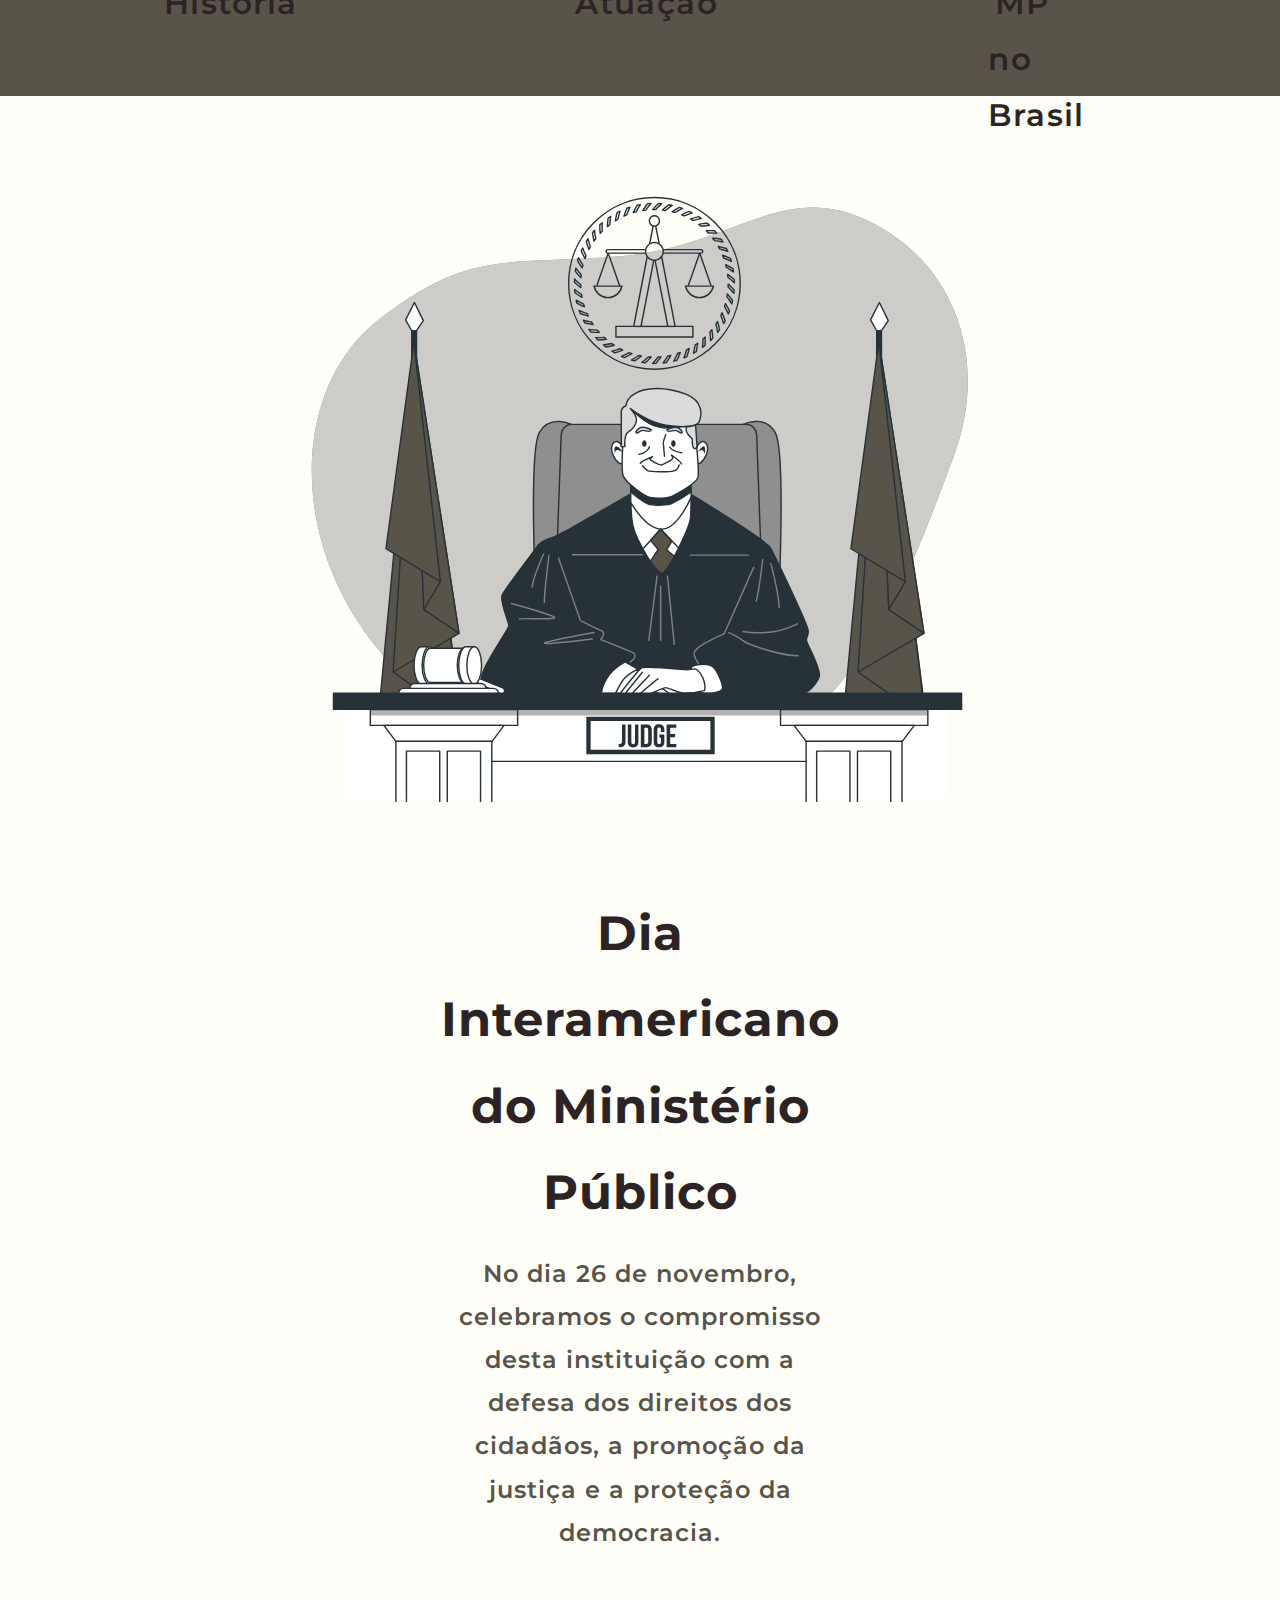
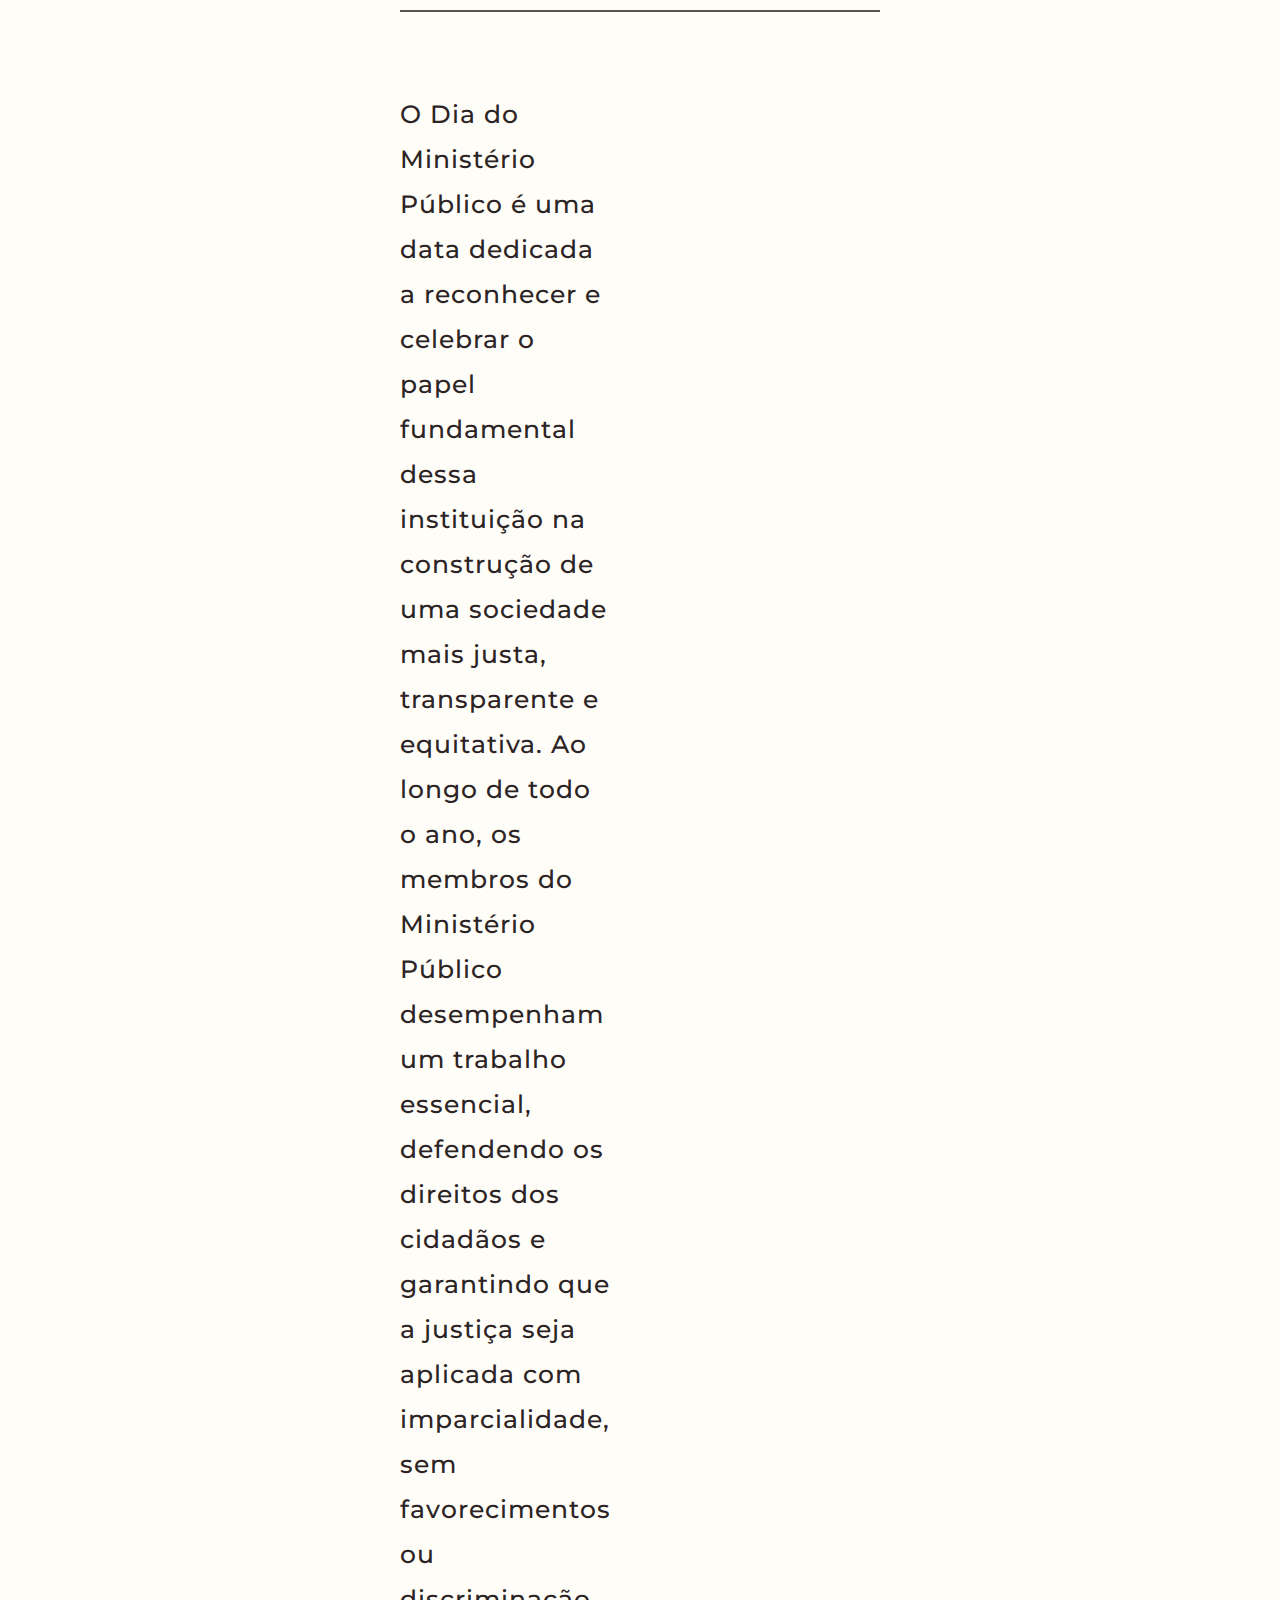
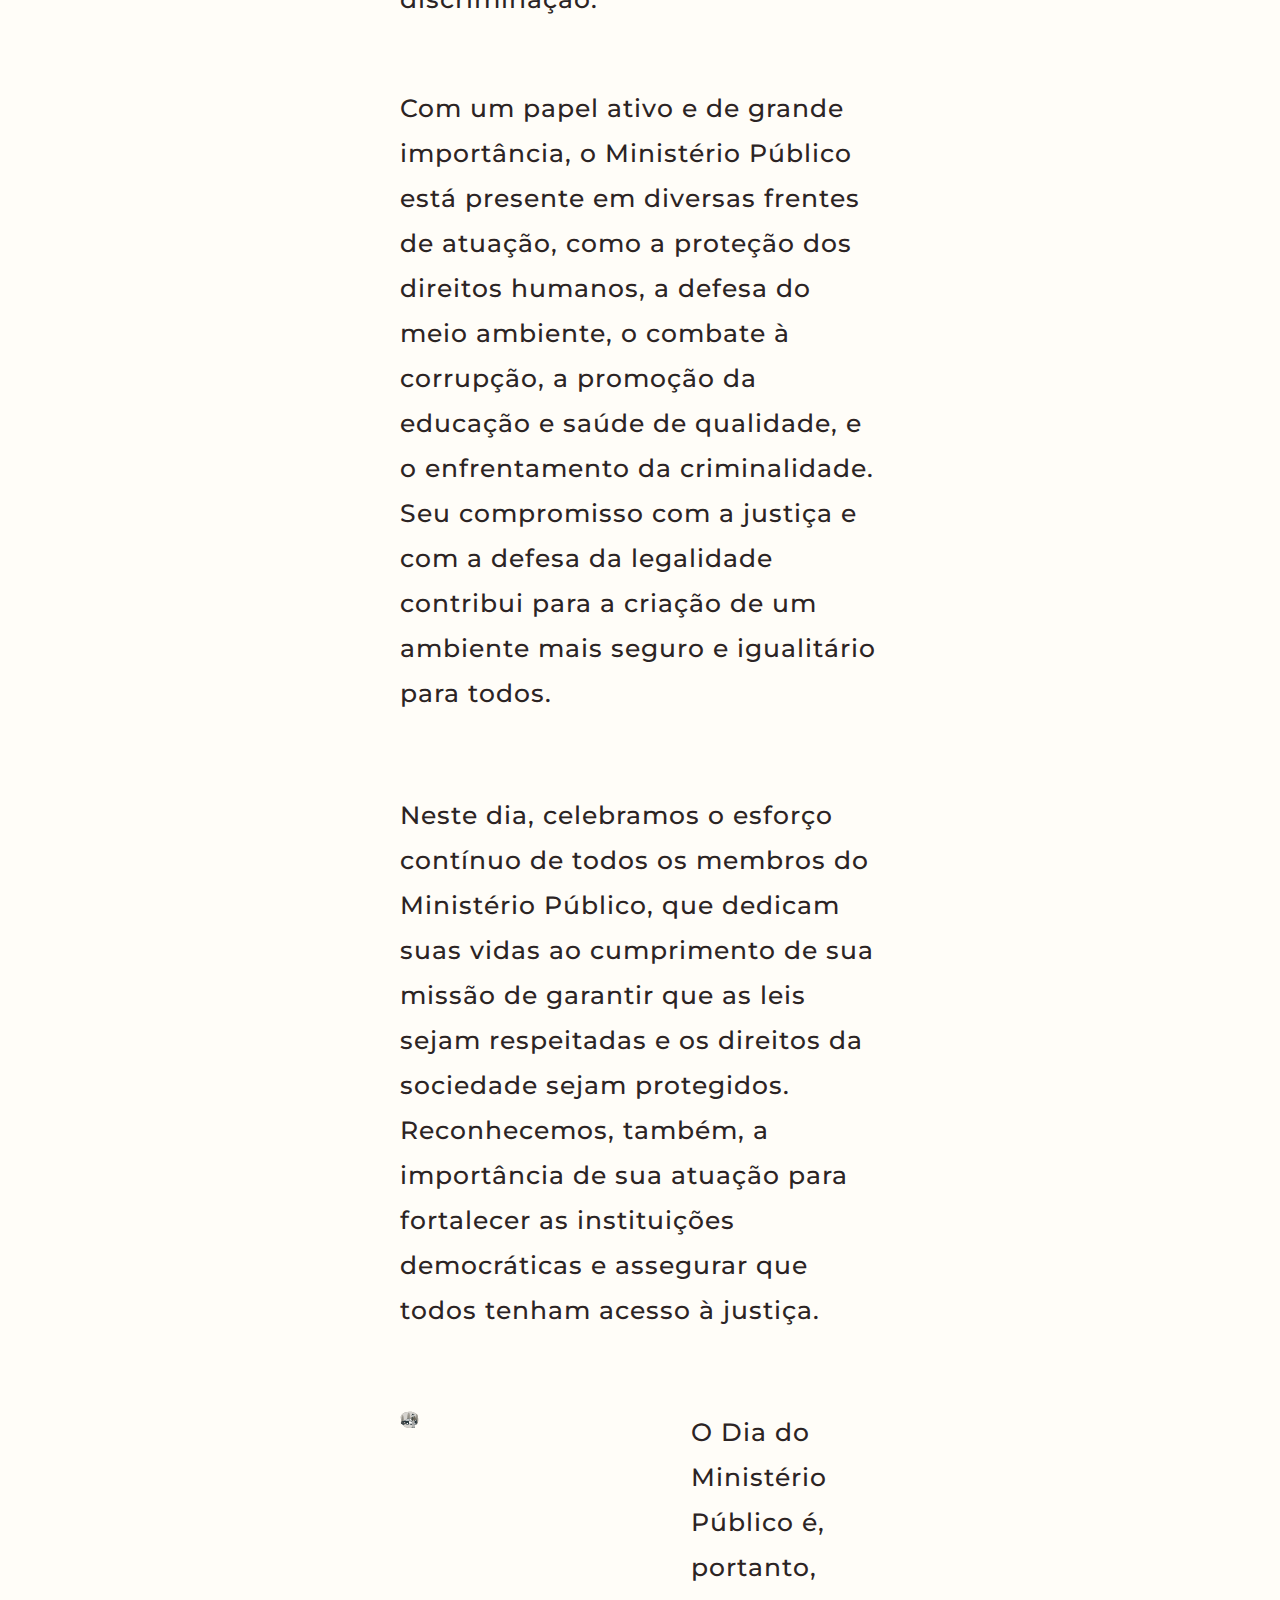
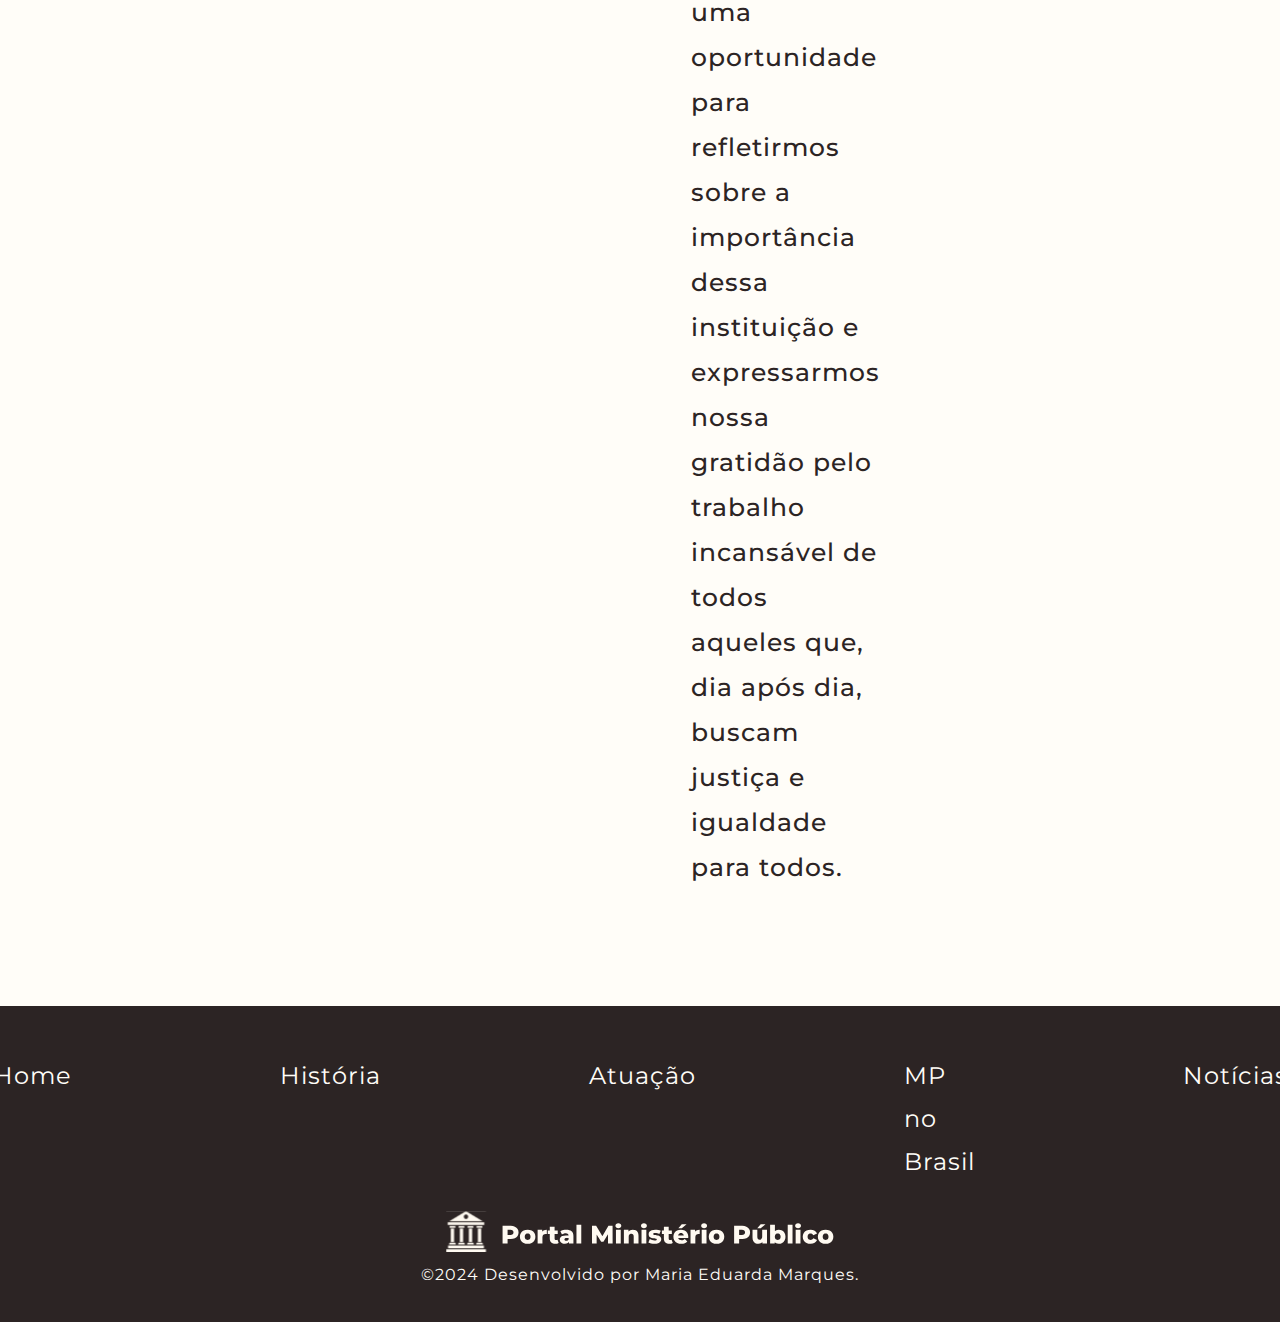
<file: index.html>
<!DOCTYPE html>
<html lang="pt-br">

<head>
    <meta charset="UTF-8">
    <meta name="viewport" content="width=device-width, initial-scale=1.0">
    <title>Portal Ministério Público</title>
    <link rel="icon" href="../img/quadra (1).svg" type="image/sgv">
    <link rel="stylesheet" href="../style/home.css">
</head>

<body>
    <header>
        <div class="header">
            <img src="../img/logo.svg" alt="logo" class="logo">
            <nav>
                <ul class="nav_links">
                    <li><a href="index.html" class="active">Home</a></li>
                    <li><a href="historia.html">História</a></li>
                    <li><a href="atuacao.html">Atuação</a></li>
                    <li><a href="mp_brasil.html">MP no Brasil</a></li>
                    <li><a href="noticias.html">Notícias</a></li>
                </ul>
            </nav>
        </div>
    </header>

    <section id="hero_content">
        <section class="hero">
            <div class="hero_image">
                <img src="../img/Frame 19.svg" alt="image_home">
            </div>
    
            <div class="hero_title">
                <h1>Dia Interamericano do Ministério Público</h1>
                <h3>No dia 26 de novembro, celebramos o compromisso desta instituição com a defesa dos direitos dos cidadãos, a promoção da justiça e a proteção da democracia.</h3>
            </div>
        </section>
    
        <div class="div_line"></div>
    
        <section id="home_texts">
            <div class="paragraph_1">
                <div class="paragraph_1_text">
                    <p>O Dia do Ministério Público é uma data dedicada a reconhecer e celebrar o papel fundamental dessa instituição na construção de uma sociedade mais justa, transparente e equitativa. Ao longo de todo o ano, os membros do Ministério Público desempenham um trabalho essencial, defendendo os direitos dos cidadãos e garantindo que a justiça seja aplicada com imparcialidade, sem favorecimentos ou discriminação.</p>
                </div>
                <div class="image_p1">
                    <img src="../img/Universal declaration of human rights-amico.svg" alt="humans_right_image">
                </div>
            </div>
            <div class="paragraph_2_3">
                <p>Com um papel ativo e de grande importância, o Ministério Público está presente em diversas frentes de atuação, como a proteção dos direitos humanos, a defesa do meio ambiente, o combate à corrupção, a promoção da educação e saúde de qualidade, e o enfrentamento da criminalidade. Seu compromisso com a justiça e com a defesa da legalidade contribui para a criação de um ambiente mais seguro e igualitário para todos.</p>
                <p>&nbsp;</p>
                <p>Neste dia, celebramos o esforço contínuo de todos os membros do Ministério Público, que dedicam suas vidas ao cumprimento de sua missão de garantir que as leis sejam respeitadas e os direitos da sociedade sejam protegidos. Reconhecemos, também, a importância de sua atuação para fortalecer as instituições democráticas e assegurar que todos tenham acesso à justiça.</p>
                <p>&nbsp;</p>
            </div>
            <div class="paragraph_4">
                <div class="image_p4">
                    <img src="../img/Sheriff-bro.svg" alt="sherif_image">
                </div>
                <div class="paragraph_4_text">
                    <p>O Dia do Ministério Público é, portanto, uma oportunidade para refletirmos sobre a importância dessa instituição e expressarmos nossa gratidão pelo trabalho incansável de todos aqueles que, dia após dia, buscam justiça e igualdade para todos.</p>
                </div>
            </div>
        </section>
    </section>
    

    <footer class="footer">
        <div class="footer_pages">
            <nav>
                <ul class="footer_nav_links">
                    <a href="index.html">Home</a>
                    <a href="historia.html">História</a>
                    <a href="atuacao.html">Atuação</a>
                    <a href="mp_brasil.html">MP no Brasil</a>
                    <a href="noticias.html">Notícias</a>
                </ul>
            </nav>
        </div>

        <div class="final">
            <img src="../img/logo.svg" alt="" class="footer_logo">
            <p>&copy2024 Desenvolvido por Maria Eduarda Marques.</p>
        </div>
    </footer>
</body>
</html>
</file>
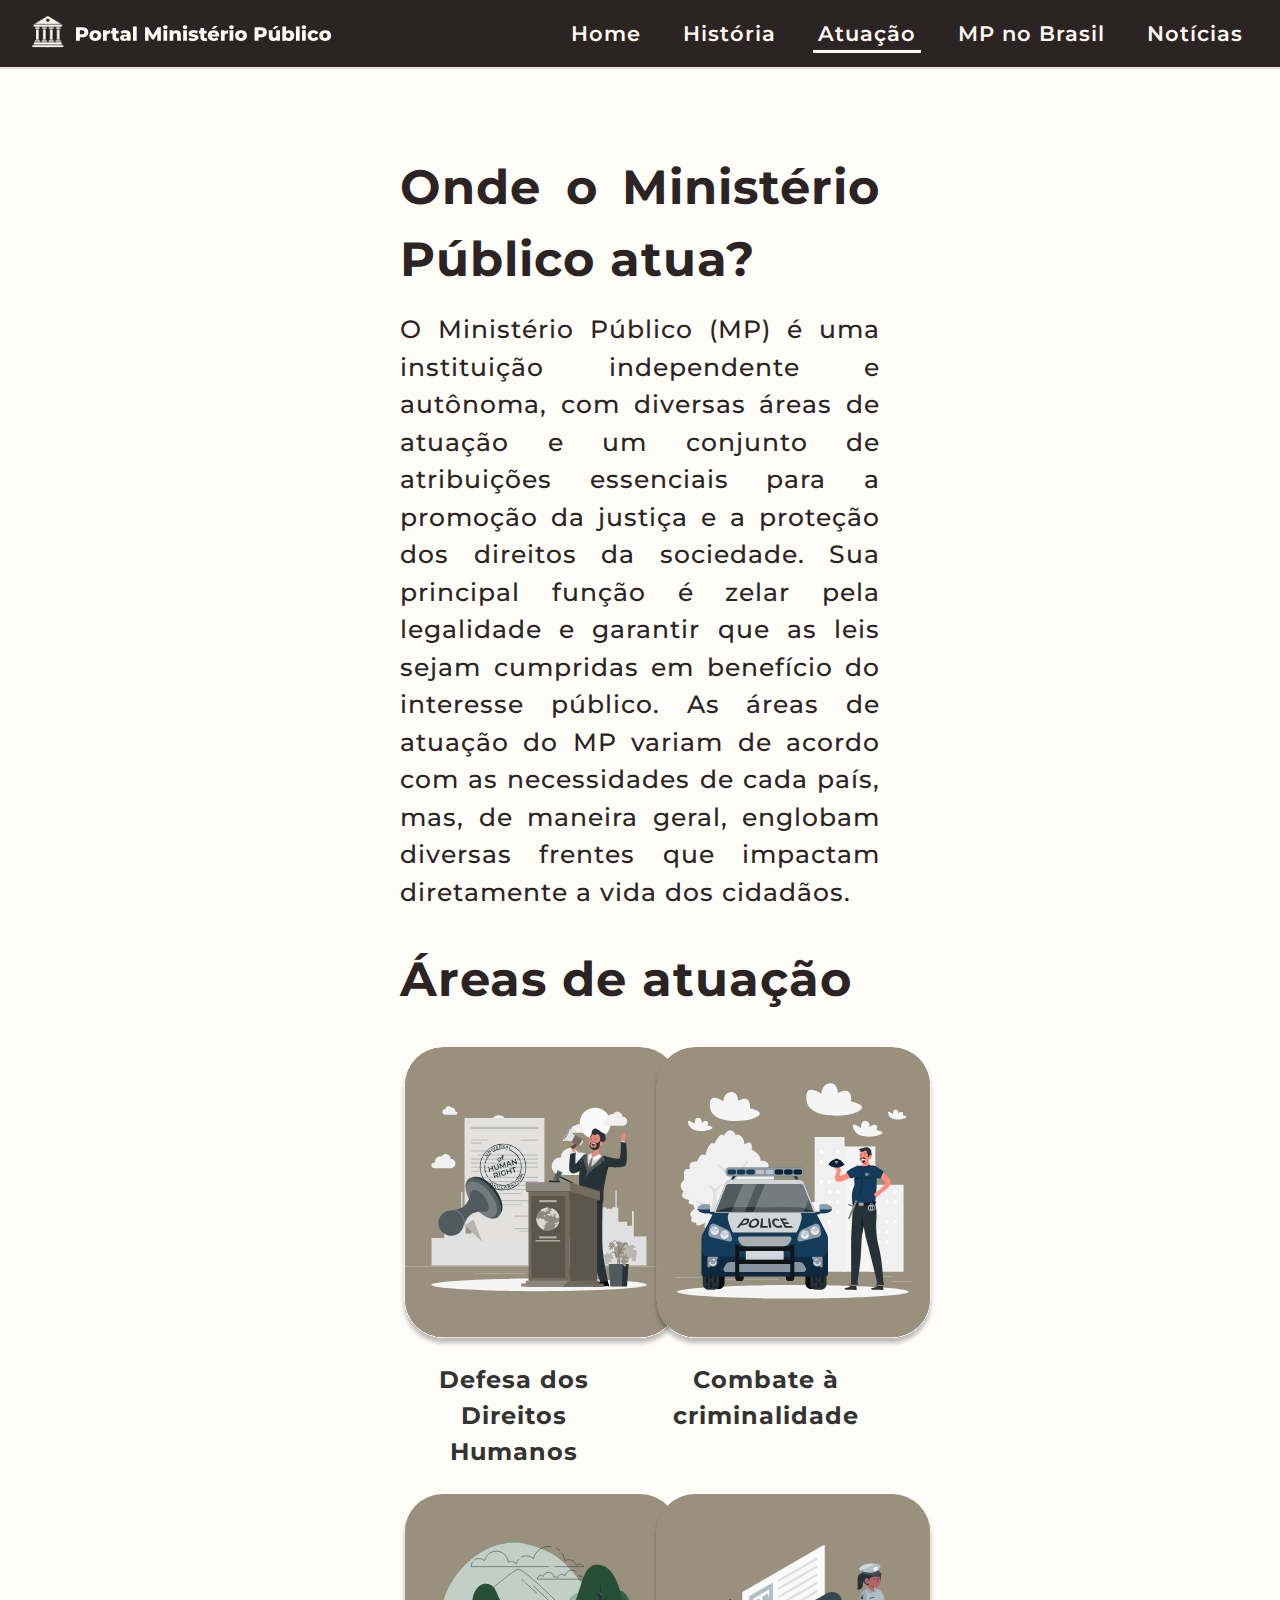
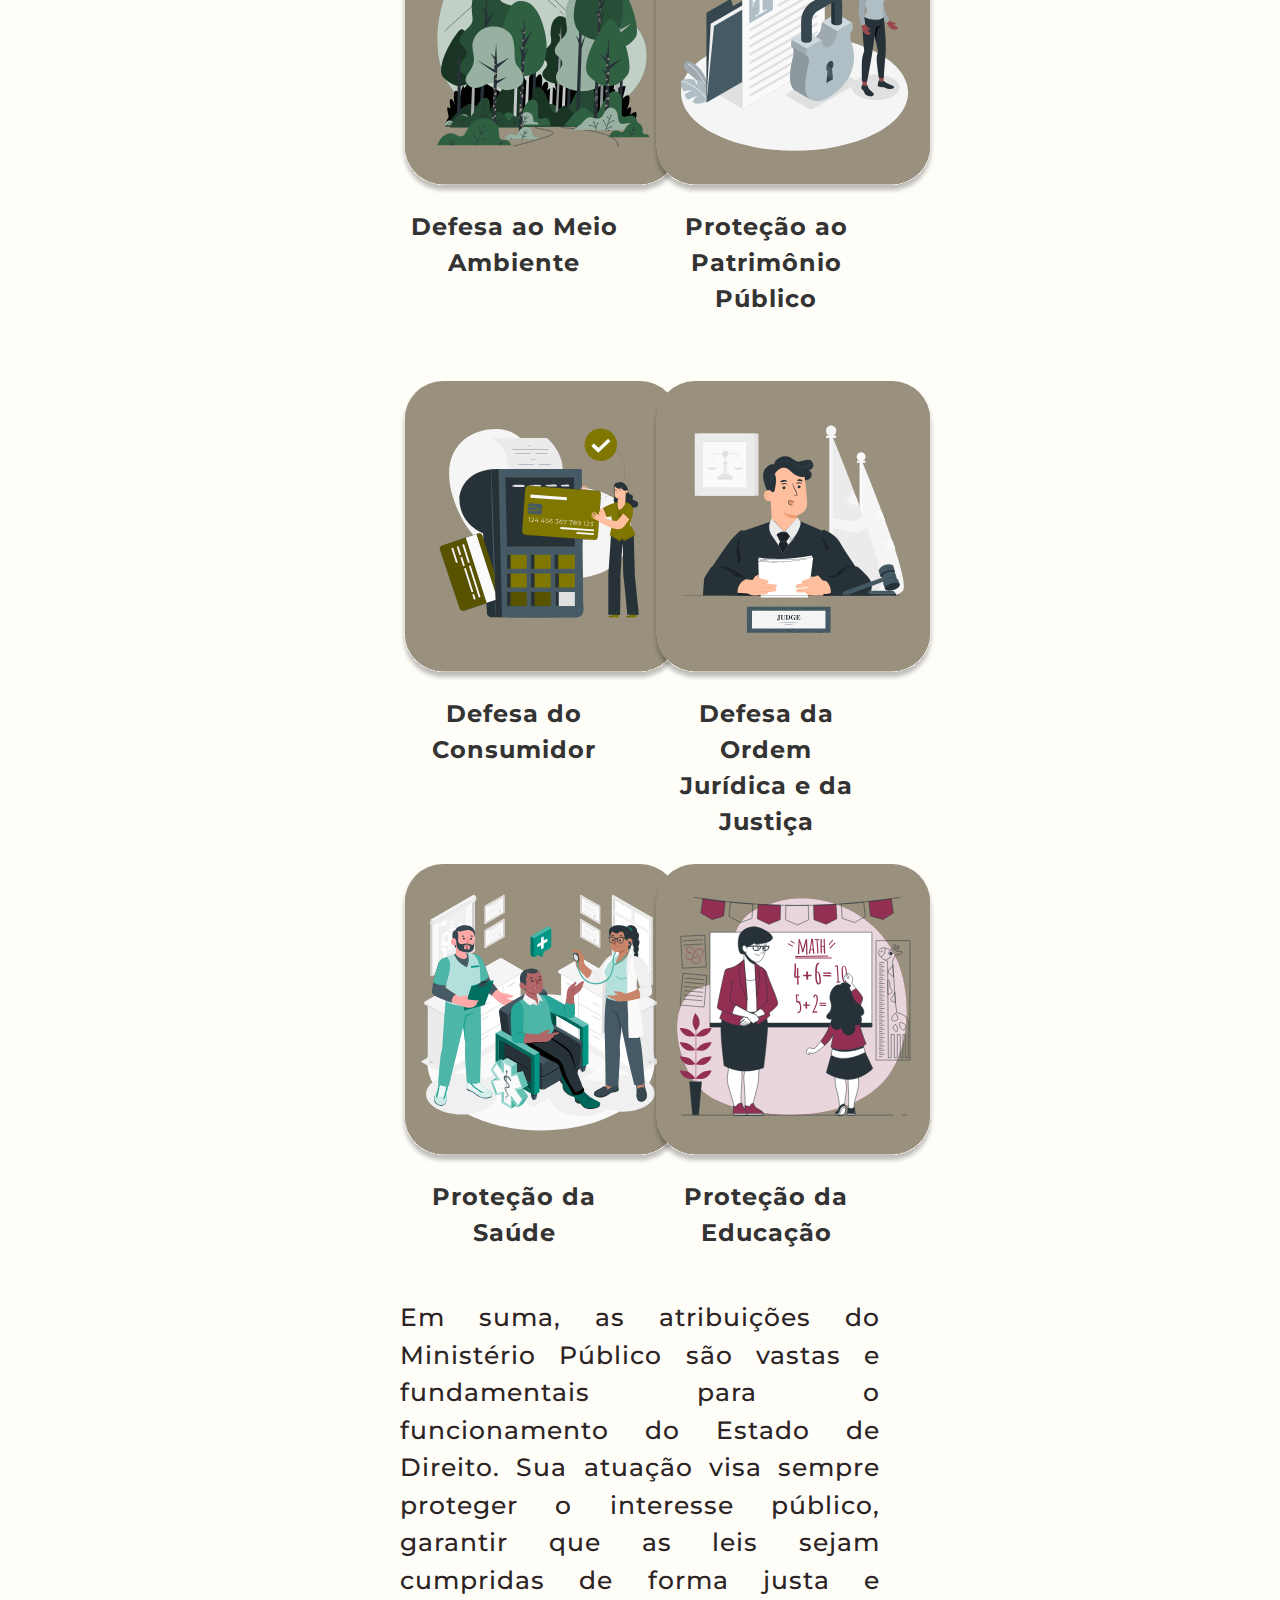
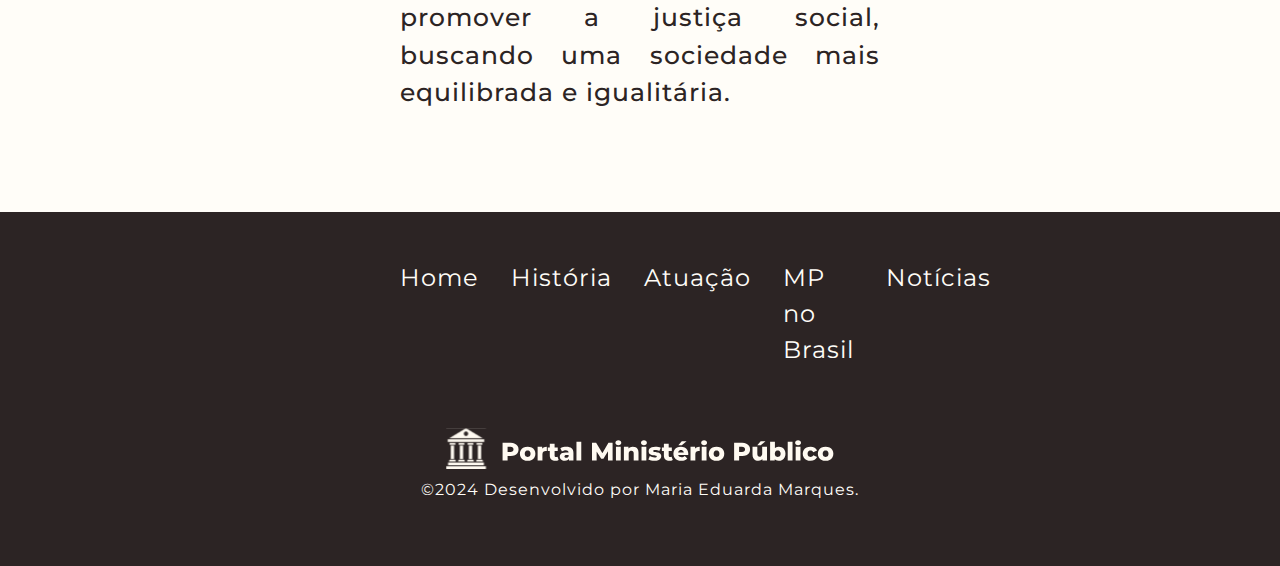
<file: atuacao.html>
<!DOCTYPE html>
<html lang="pt-br">

<head>
    <meta charset="UTF-8">
    <meta name="viewport" content="width=device-width, initial-scale=1.0">
    <title>Portal Ministério Público</title>
    <link rel="icon" href="../img/quadra (1).sgv" type="image/sgv">
    <link rel="stylesheet" href="../style/atuacao.css">
</head>

<body>
    <header>
        <div class="header">
            <img src="../img/logo.svg" alt="logo" class="logo">
            <nav>
                <ul class="nav_links">
                    <li><a href="index.html">Home</a></li>
                    <li><a href="historia.html">História</a></li>
                    <li><a href="atuacao.html" class="active">Atuação</a></li>
                    <li><a href="mp_brasil.html">MP no Brasil</a></li>
                    <li><a href="noticias.html">Notícias</a></li>
                </ul>
            </nav>
        </div>
    </header>

    <section id="hero_content">
        <section class="hero">
            <h1>Onde o Ministério Público atua?</h1>
            <div class="paragraph_1">
                <p>O Ministério Público (MP) é uma instituição independente e autônoma, com diversas áreas de atuação e um conjunto de atribuições essenciais para a promoção da justiça e a proteção dos direitos da sociedade. Sua principal função é zelar pela legalidade e garantir que as leis sejam cumpridas em benefício do interesse público. As áreas de atuação do MP variam de acordo com as necessidades de cada país, mas, de maneira geral, englobam diversas frentes que impactam diretamente a vida dos cidadãos.</p>
            </div>
            <h1>Áreas de atuação</h1>
            <div class="areas">
                <div class="areas_1">
                    <div class="item">
                        <div class="item_img">
                            <img src="../img/img-direios-humanos.svg" alt="img direitos humanos">
                        </div>
                        <div class="area_texto">
                            <p>Defesa dos Direitos Humanos</p>
                        </div>
                    </div>
    
                    <div class="item">
                        <div class="item_img">
                            <img src="../img/img-policia.svg" alt="img policia">
                        </div>
                        <div class="area_texto">
                            <p>Combate à <br>criminalidade</p>
                        </div>
                    </div>
    
                    <div class="item">
                        <div class="item_img">
                            <img src="../img/img-meio-ambiente.svg" alt="img arvores">
                        </div>
                        <div class="area_texto">
                            <p>Defesa ao Meio <br>Ambiente</p>
                        </div>
                    </div>
    
                    <div class="item">
                        <div class="item_img">
                            <img src="../img/img-guarda.svg" alt="img guarda">
                        </div>
                        <div class="area_texto">
                            <p>Proteção ao <br>Patrimônio Público</p>
                        </div>
                    </div>
                </div>
                
                <div class="areas_2">
                    <div class="item">
                        <div class="item_img">
                            <img src="../img/img-compra.svg" alt="img compra">
                        </div>
                        <div class="area_texto">
                            <p>Defesa do Consumidor</p>
                        </div>
                    </div>

                    <div class="item">
                        <div class="item_img">
                            <img src="../img/img-justica.svg" alt="img justica">
                        </div>
                        <div class="area_texto">
                            <p>Defesa da Ordem <br>Jurídica e da Justiça</p>
                        </div>
                    </div>

                    <div class="item">
                        <div class="item_img">
                            <img src="../img/img-saude.svg" alt="img saude">
                        </div>
                        <div class="area_texto">
                            <p>Proteção da Saúde</p>
                        </div>
                    </div>

                    <div class="item">
                        <div class="item_img">
                            <img src="../img/img-educacao.svg" alt="img_educacao">
                        </div>
                        <div class="area_texto">
                            <p>Proteção da Educação</p>
                        </div>
                    </div>
                </div>
            </div>
            <div class="paragraph_2">
                <p>Em suma, as atribuições do Ministério Público são vastas e fundamentais para o funcionamento do Estado de Direito. Sua atuação visa sempre proteger o interesse público, garantir que as leis sejam cumpridas de forma justa e promover a justiça social, buscando uma sociedade mais equilibrada e igualitária.</p>
            </div>
        </section>
    </section>

    <footer class="footer">
        <div class="footer_pages">
            <nav>
                <ul class="footer_nav_links">
                    <a href="index.html">Home</a>
                    <a href="historia.html">História</a>
                    <a href="atuacao.html">Atuação</a>
                    <a href="mp_brasil.html">MP no Brasil</a>
                    <a href="noticias.html">Notícias</a>
                </ul>
            </nav>
        </div>

        <div class="final">
            <img src="../img/logo.svg" alt="" class="footer_logo">
            <p>&copy2024 Desenvolvido por Maria Eduarda Marques.</p>
        </div>
    </footer>        
</body>
</html>
</file>
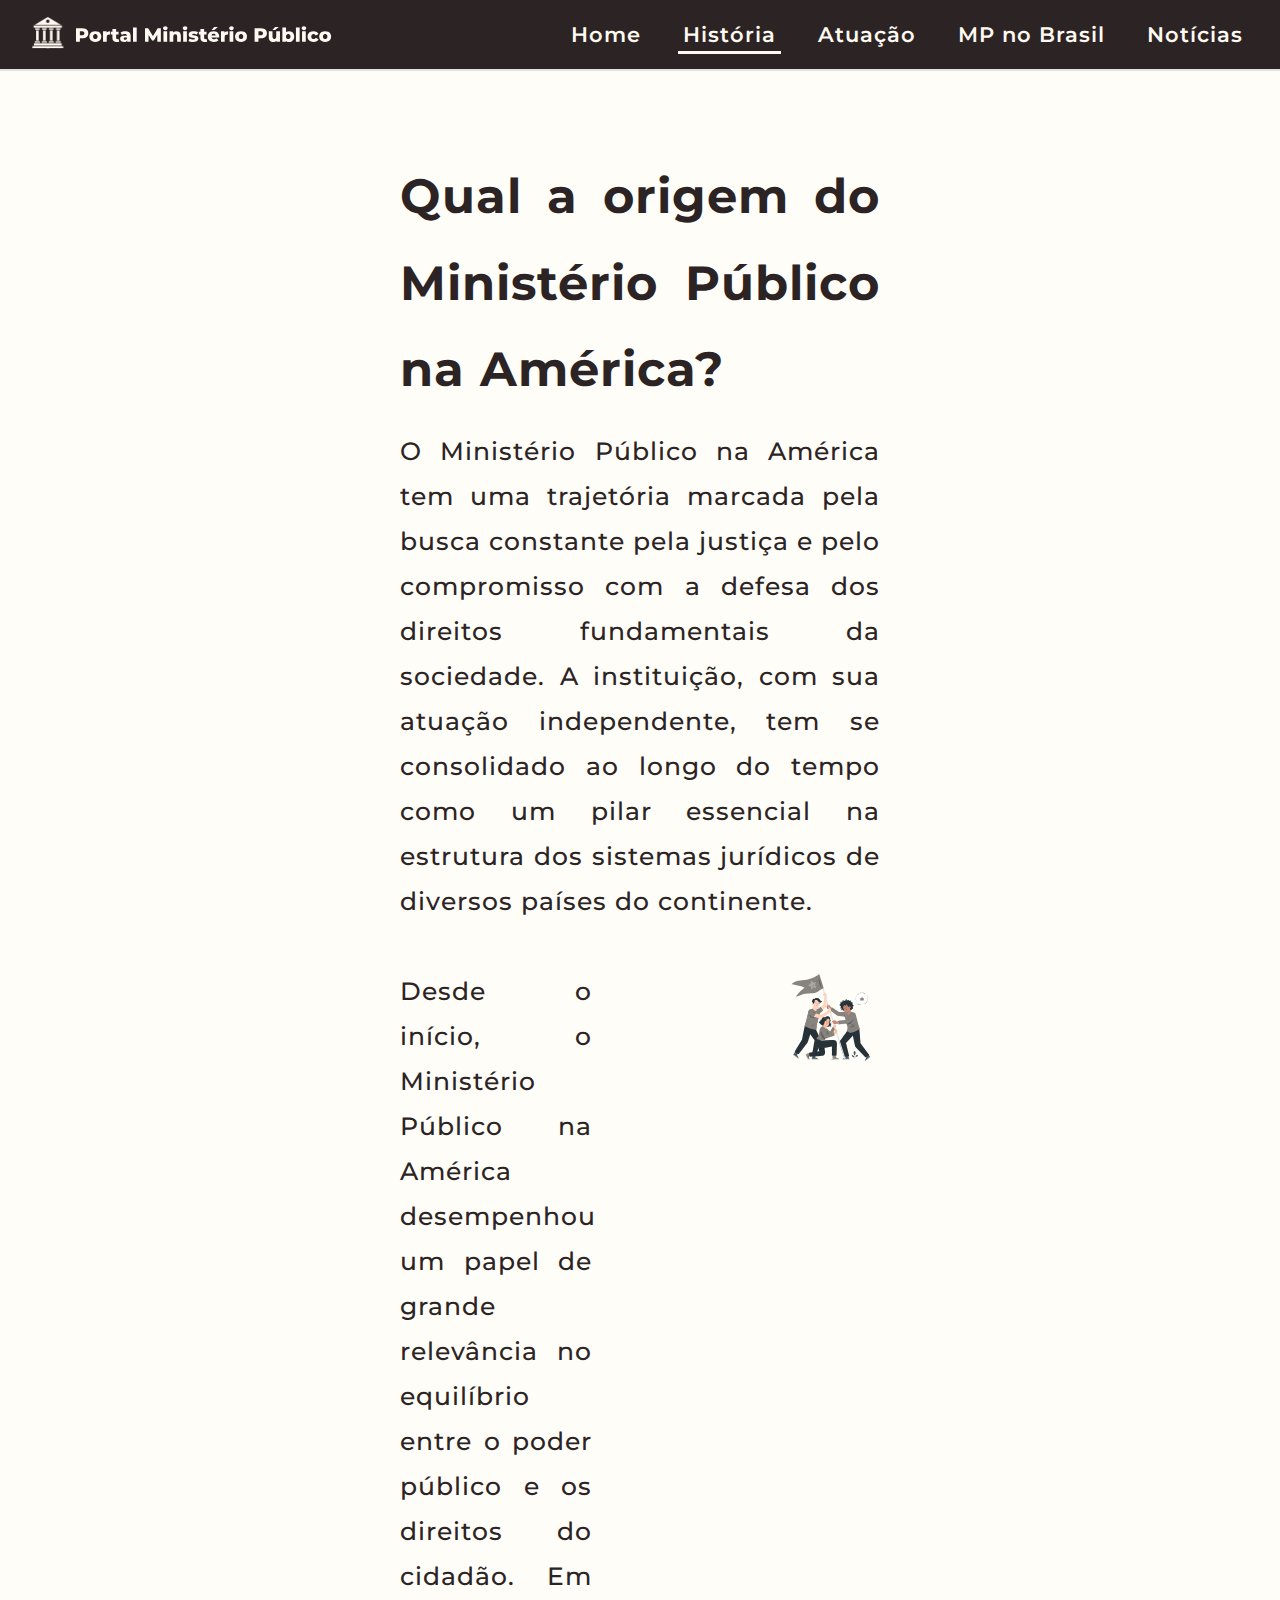
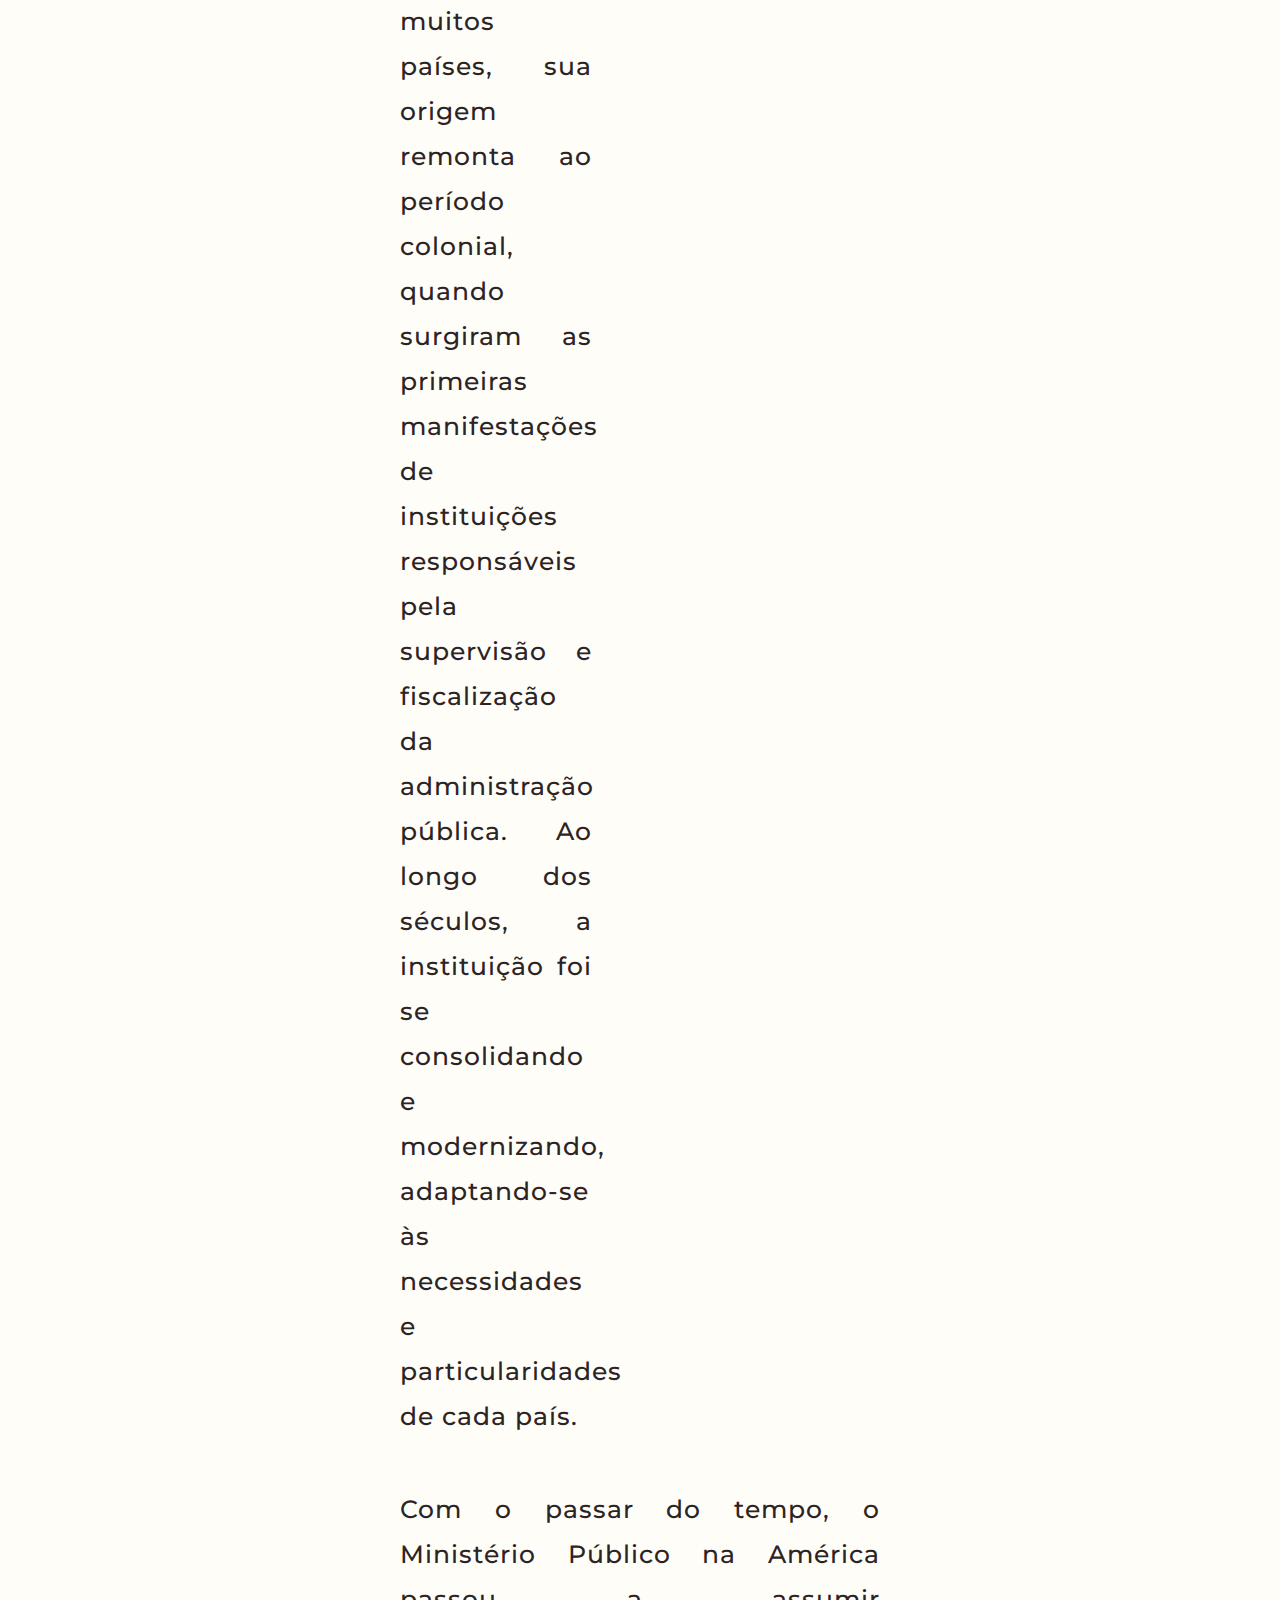
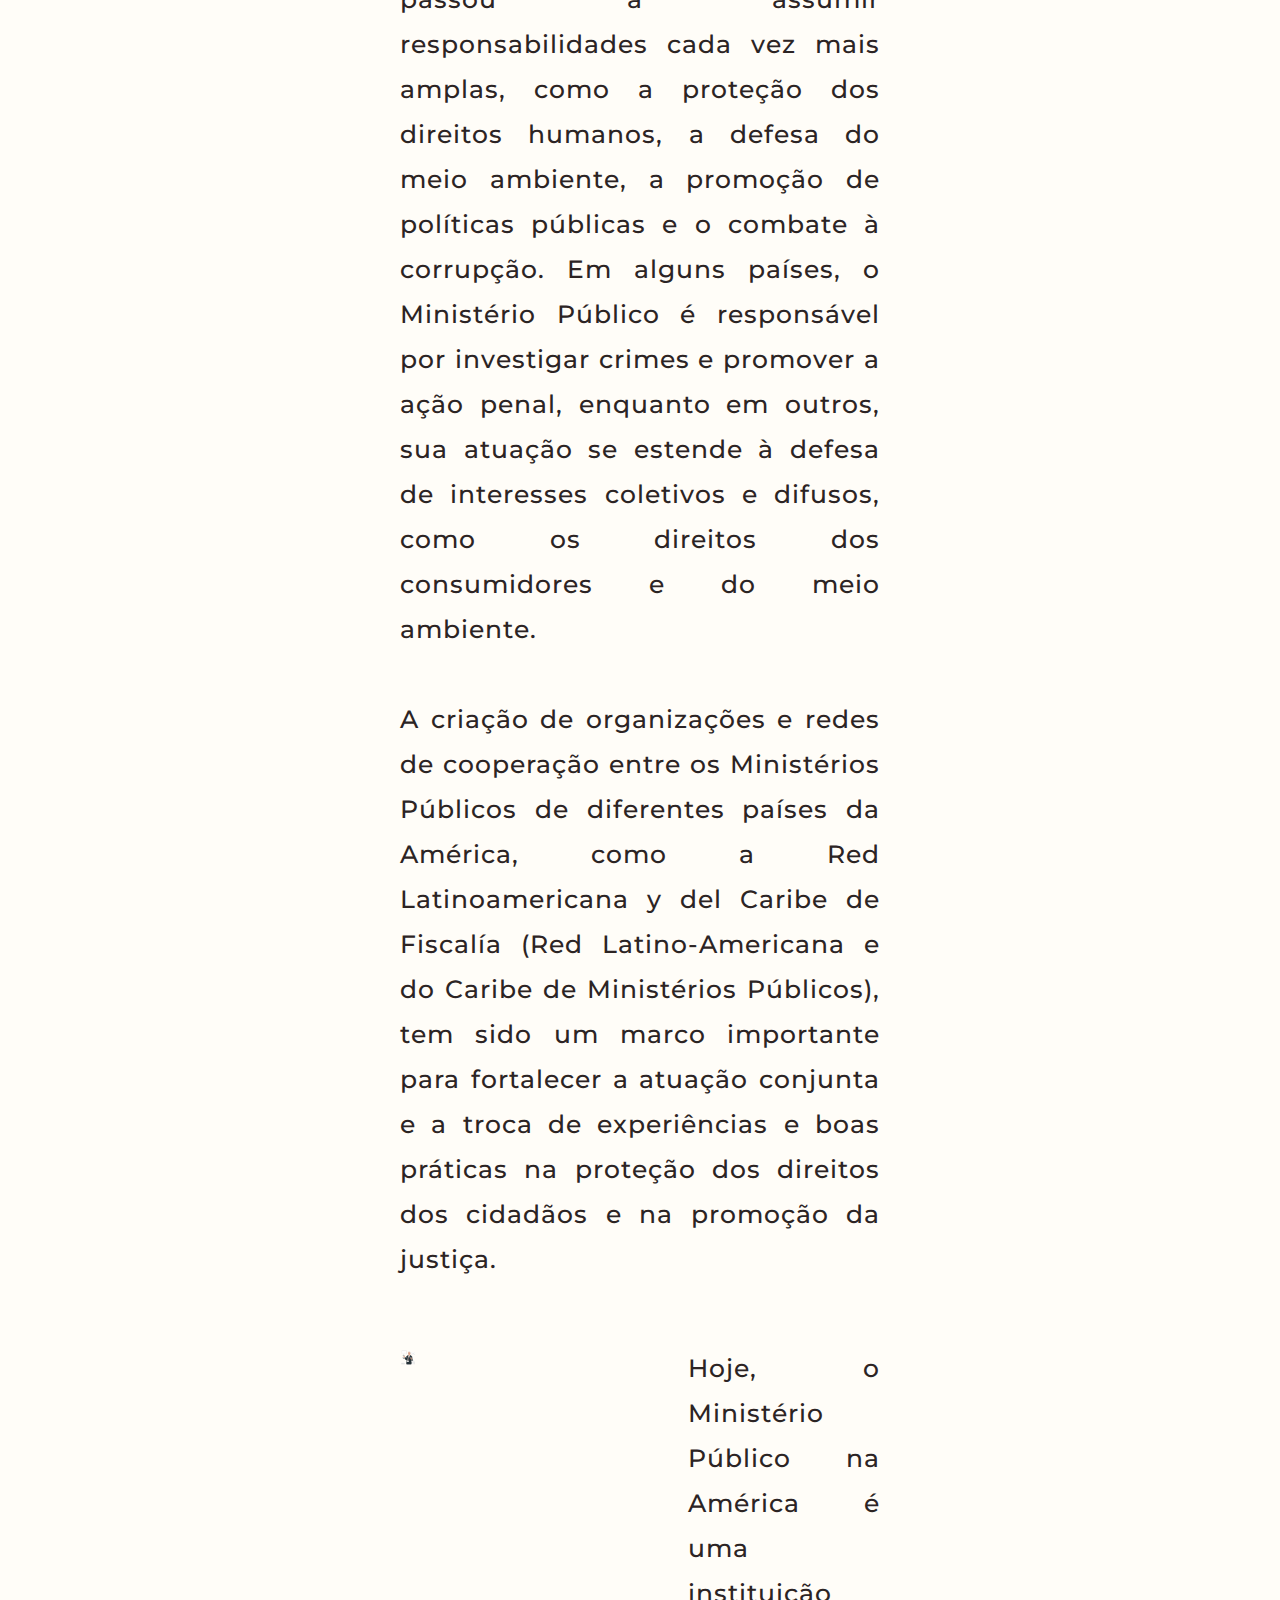
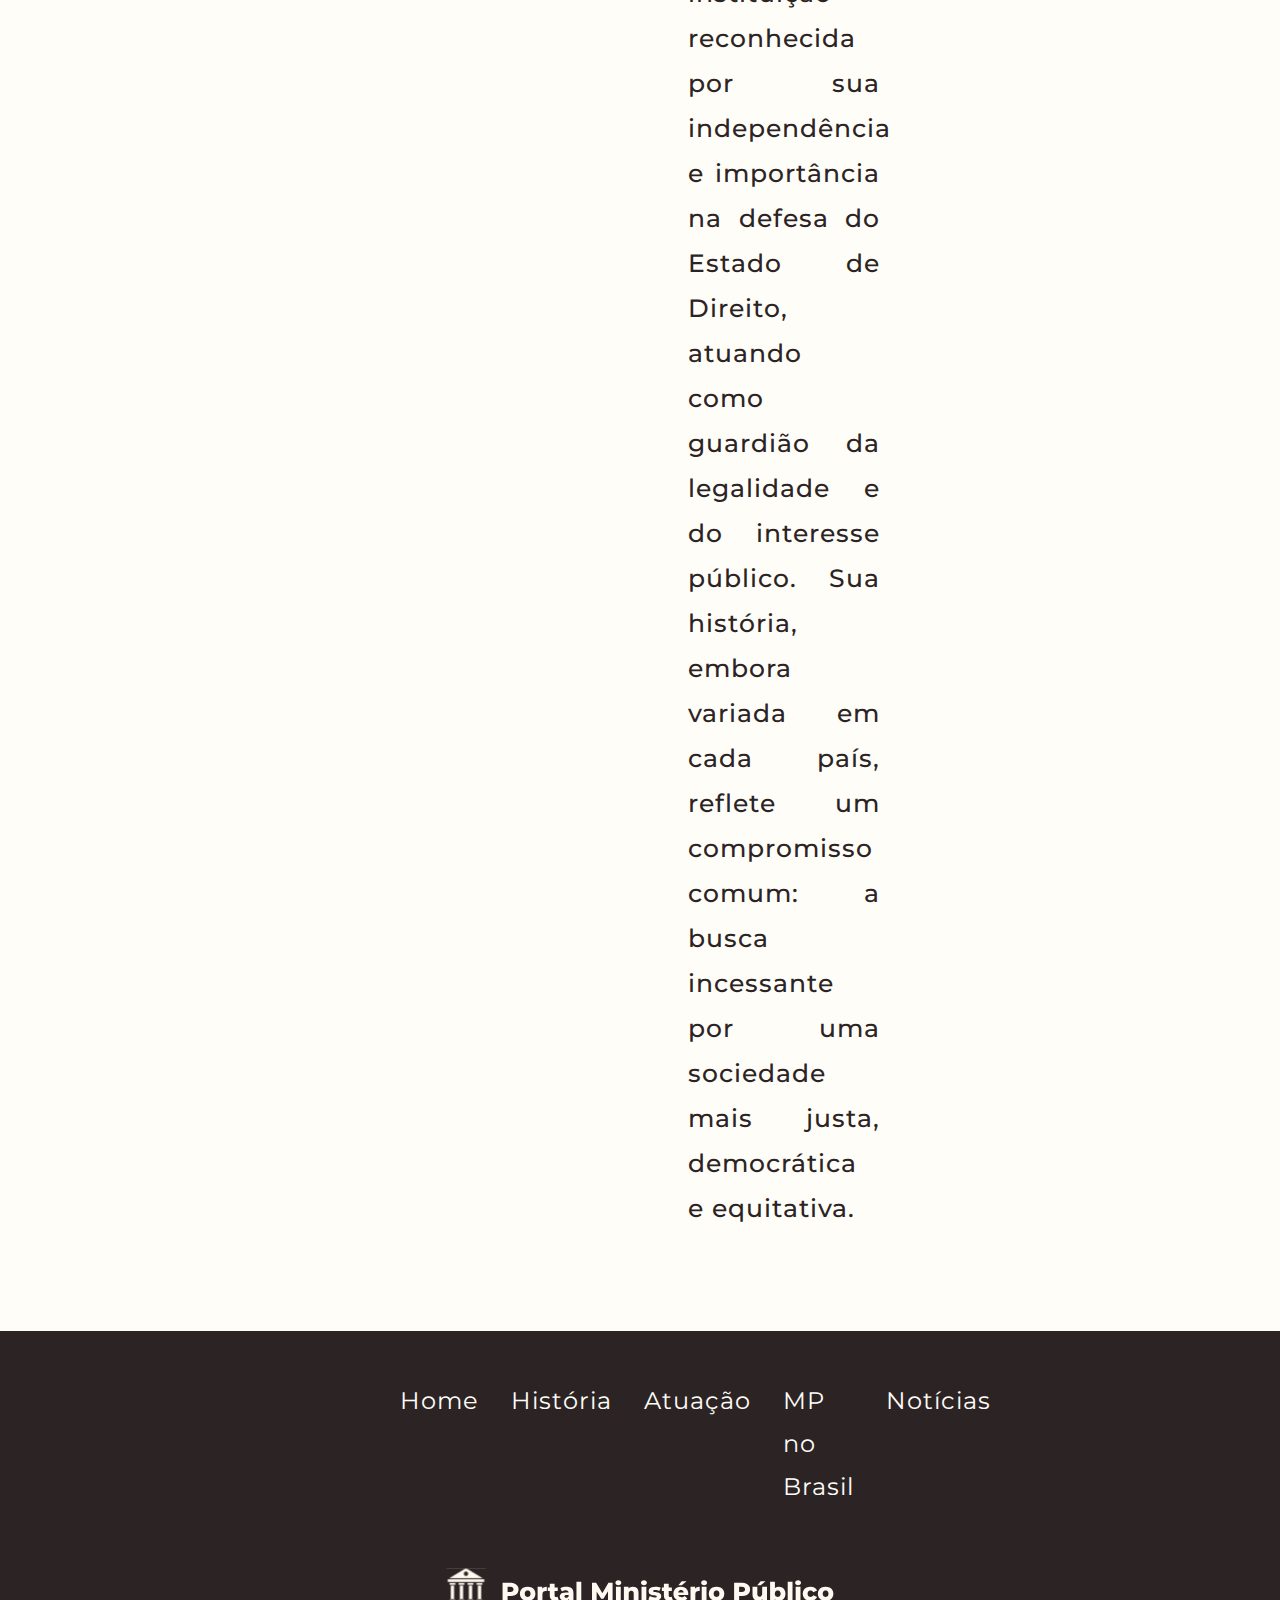
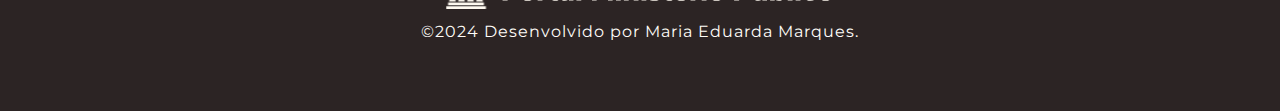
<file: historia.html>
<!DOCTYPE html>
<html lang="pt-br">

<head>
    <meta charset="UTF-8">
    <meta name="viewport" content="width=device-width, initial-scale=1.0">
    <title>Portal Ministério Público</title>
    <link rel="icon" href="../img/quadra (1).sgv" type="image/sgv">
    <link rel="stylesheet" href="../style/historia.css">
</head>

<body>
    <header>
        <div class="header">
            <img src="../img/logo.svg" alt="logo" class="logo">
            <nav>
                <ul class="nav_links">
                    <li><a href="index.html">Home</a></li>
                    <li><a href="historia.html" class="active">História</a></li>
                    <li><a href="atuacao.html">Atuação</a></li>
                    <li><a href="mp_brasil.html">MP no Brasil</a></li>
                    <li><a href="noticias.html">Notícias</a></li>
                </ul>
            </nav>
        </div>
    </header>

    <section id="hero_content">
        <h1>Qual a origem do Ministério Público na América?</h1>
        <div class="paragraph_1">
            <p>O Ministério Público na América tem uma trajetória marcada pela busca constante pela justiça e pelo compromisso com a defesa dos direitos fundamentais da sociedade. A instituição, com sua atuação independente, tem se consolidado ao longo do tempo como um pilar essencial na estrutura dos sistemas jurídicos de diversos países do continente.</p>
            &nbsp;
        </div>

        <div class="paragraph_2">
            <div class="paragraph_2_text">
                <p>Desde o início, o Ministério Público na América desempenhou um papel de grande relevância no equilíbrio entre o poder público e os direitos do cidadão. Em muitos países, sua origem remonta ao período colonial, quando surgiram as primeiras manifestações de instituições responsáveis pela supervisão e fiscalização da administração pública. Ao longo dos séculos, a instituição foi se consolidando e modernizando, adaptando-se às necessidades e particularidades de cada país.</p>
            </div>
            <div class="image_p2">
                <img src="../img/Team goals-pana (1).svg" alt="">
            </div>
        </div>

        <div class="paragraph_3_4">
            <p>Com o passar do tempo, o Ministério Público na América passou a assumir responsabilidades cada vez mais amplas, como a proteção dos direitos humanos, a defesa do meio ambiente, a promoção de políticas públicas e o combate à corrupção. Em alguns países, o Ministério Público é responsável por investigar crimes e promover a ação penal, enquanto em outros, sua atuação se estende à defesa de interesses coletivos e difusos, como os direitos dos consumidores e do meio ambiente.</p>
            <p>&nbsp;</p>
            <p>A criação de organizações e redes de cooperação entre os Ministérios Públicos de diferentes países da América, como a Red Latinoamericana y del Caribe de Fiscalía (Red Latino-Americana e do Caribe de Ministérios Públicos), tem sido um marco importante para fortalecer a atuação conjunta e a troca de experiências e boas práticas na proteção dos direitos dos cidadãos e na promoção da justiça.</p>
        </div>

        <div class="paragraph_5">
            <div class="image_p5">
                <img src="../img/Lawyer-pana.svg" alt="">
            </div>
            <div class="paragraph_5_text">
                <p>Hoje, o Ministério Público na América é uma instituição reconhecida por sua independência e importância na defesa do Estado de Direito, atuando como guardião da legalidade e do interesse público. Sua história, embora variada em cada país, reflete um compromisso comum: a busca incessante por uma sociedade mais justa, democrática e equitativa.</p>
            </div>
        </div>
    </section>
    

    <footer class="footer">
        <div class="footer_pages">
            <nav>
                <ul class="footer_nav_links">
                    <a href="index.html">Home</a>
                    <a href="historia.html">História</a>
                    <a href="atuacao.html">Atuação</a>
                    <a href="mp_brasil.html">MP no Brasil</a>
                    <a href="noticias.html">Notícias</a>
                </ul>
            </nav>
        </div>

        <div class="final">
            <img src="../img/logo.svg" alt="" class="footer_logo">
            <p>&copy2024 Desenvolvido por Maria Eduarda Marques.</p>
        </div>
    </footer>
</body>
</html>
</file>
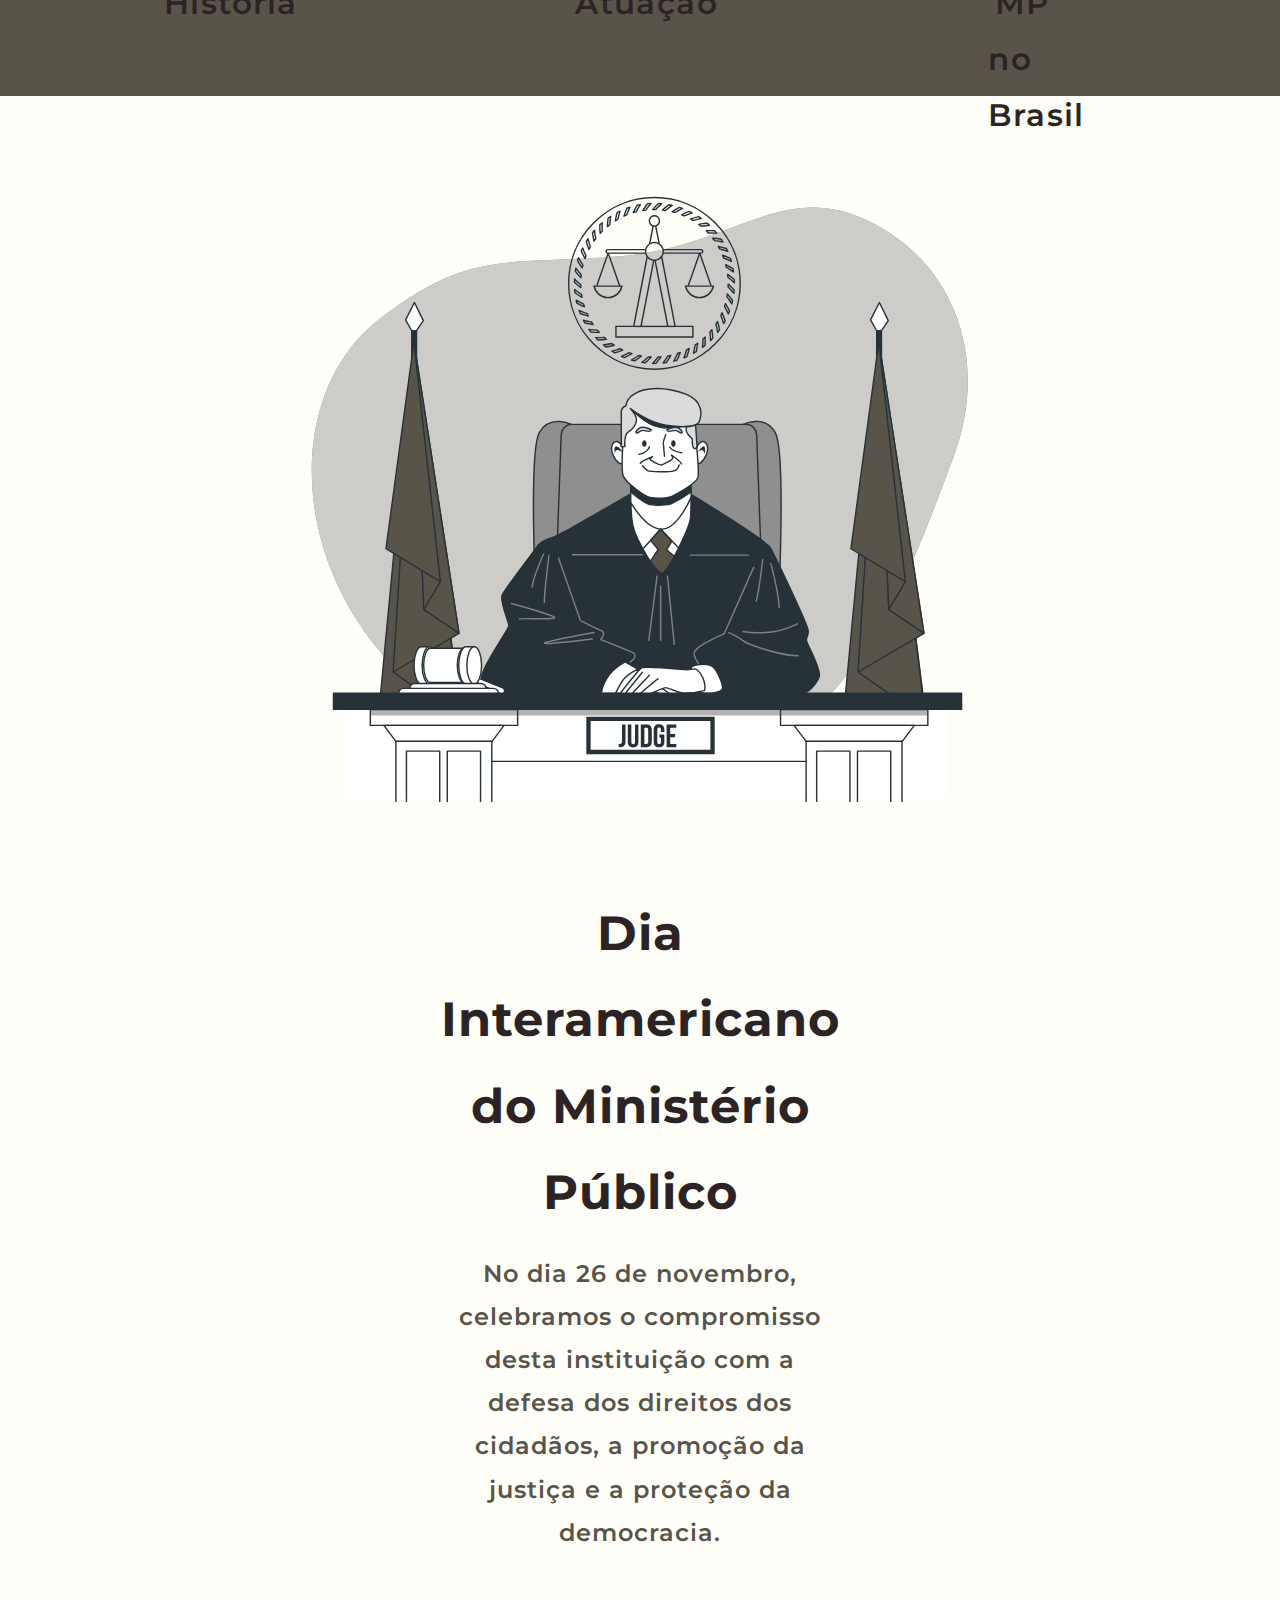
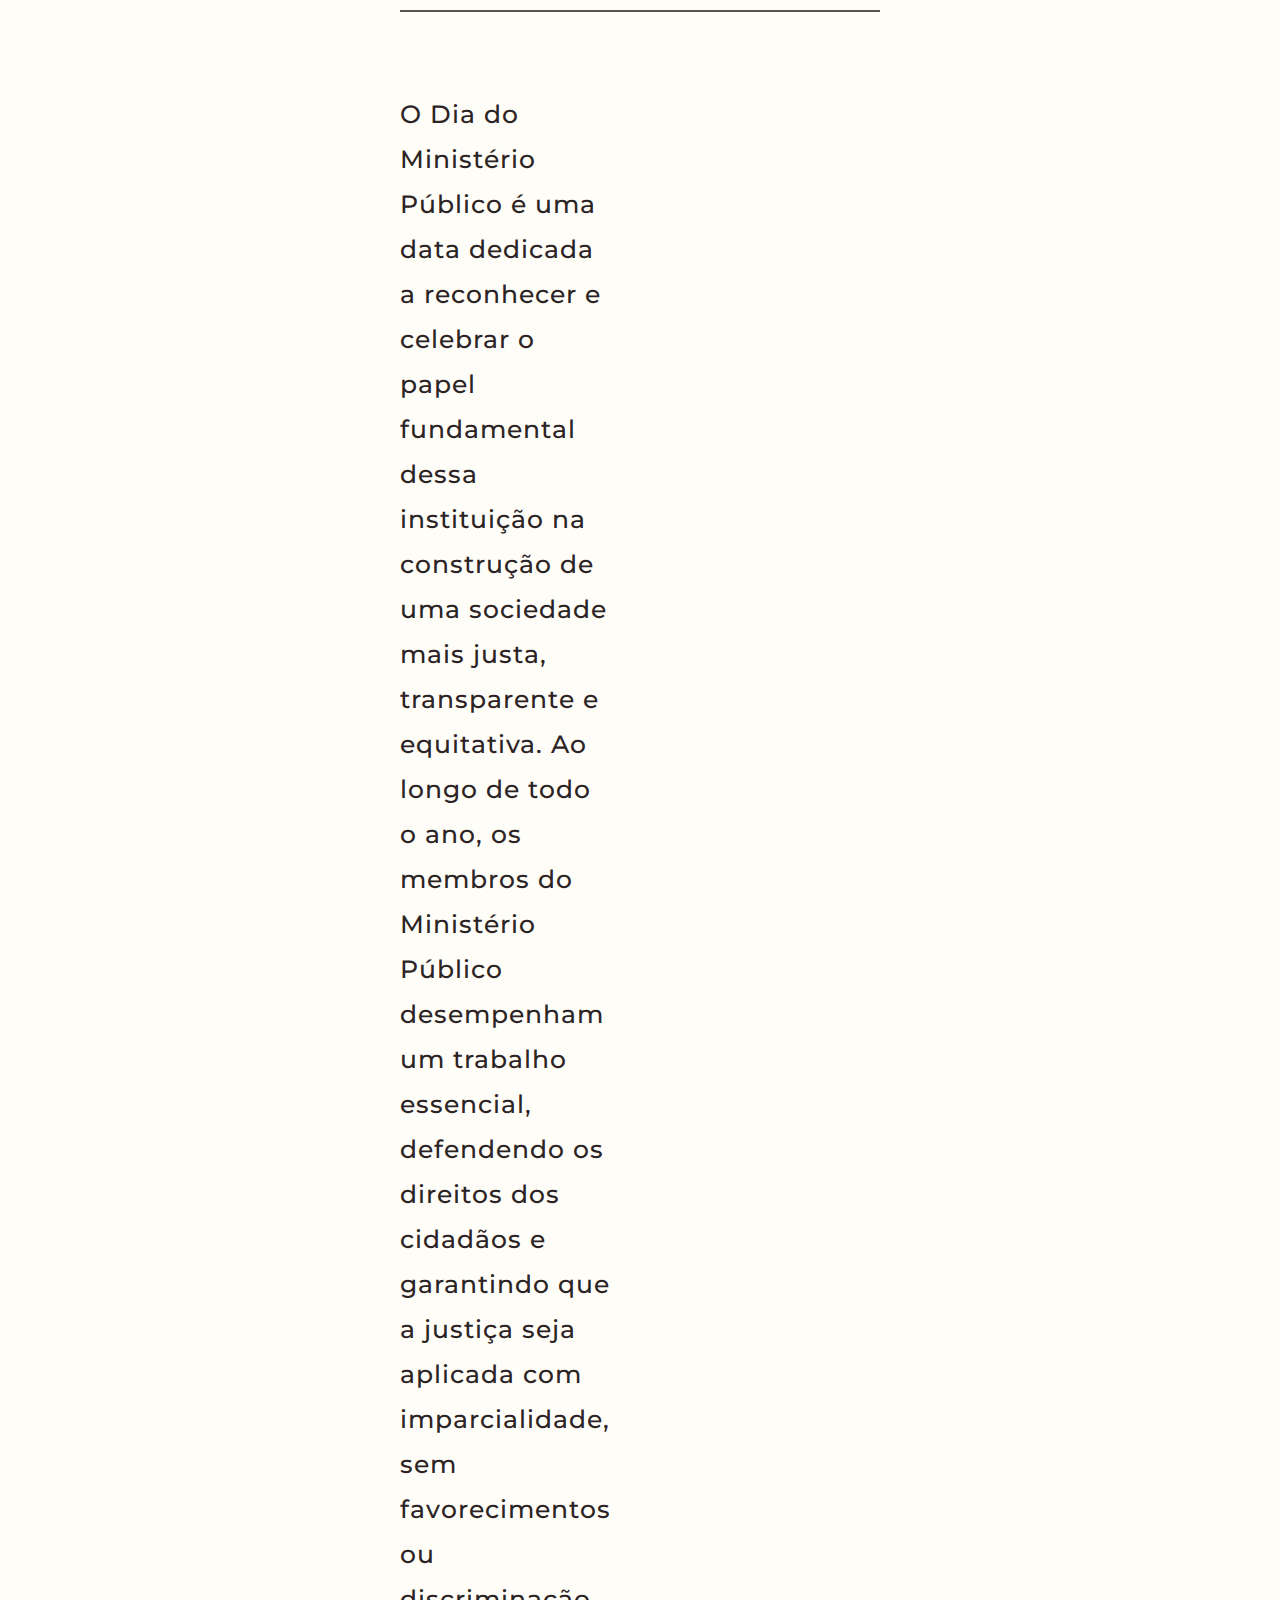
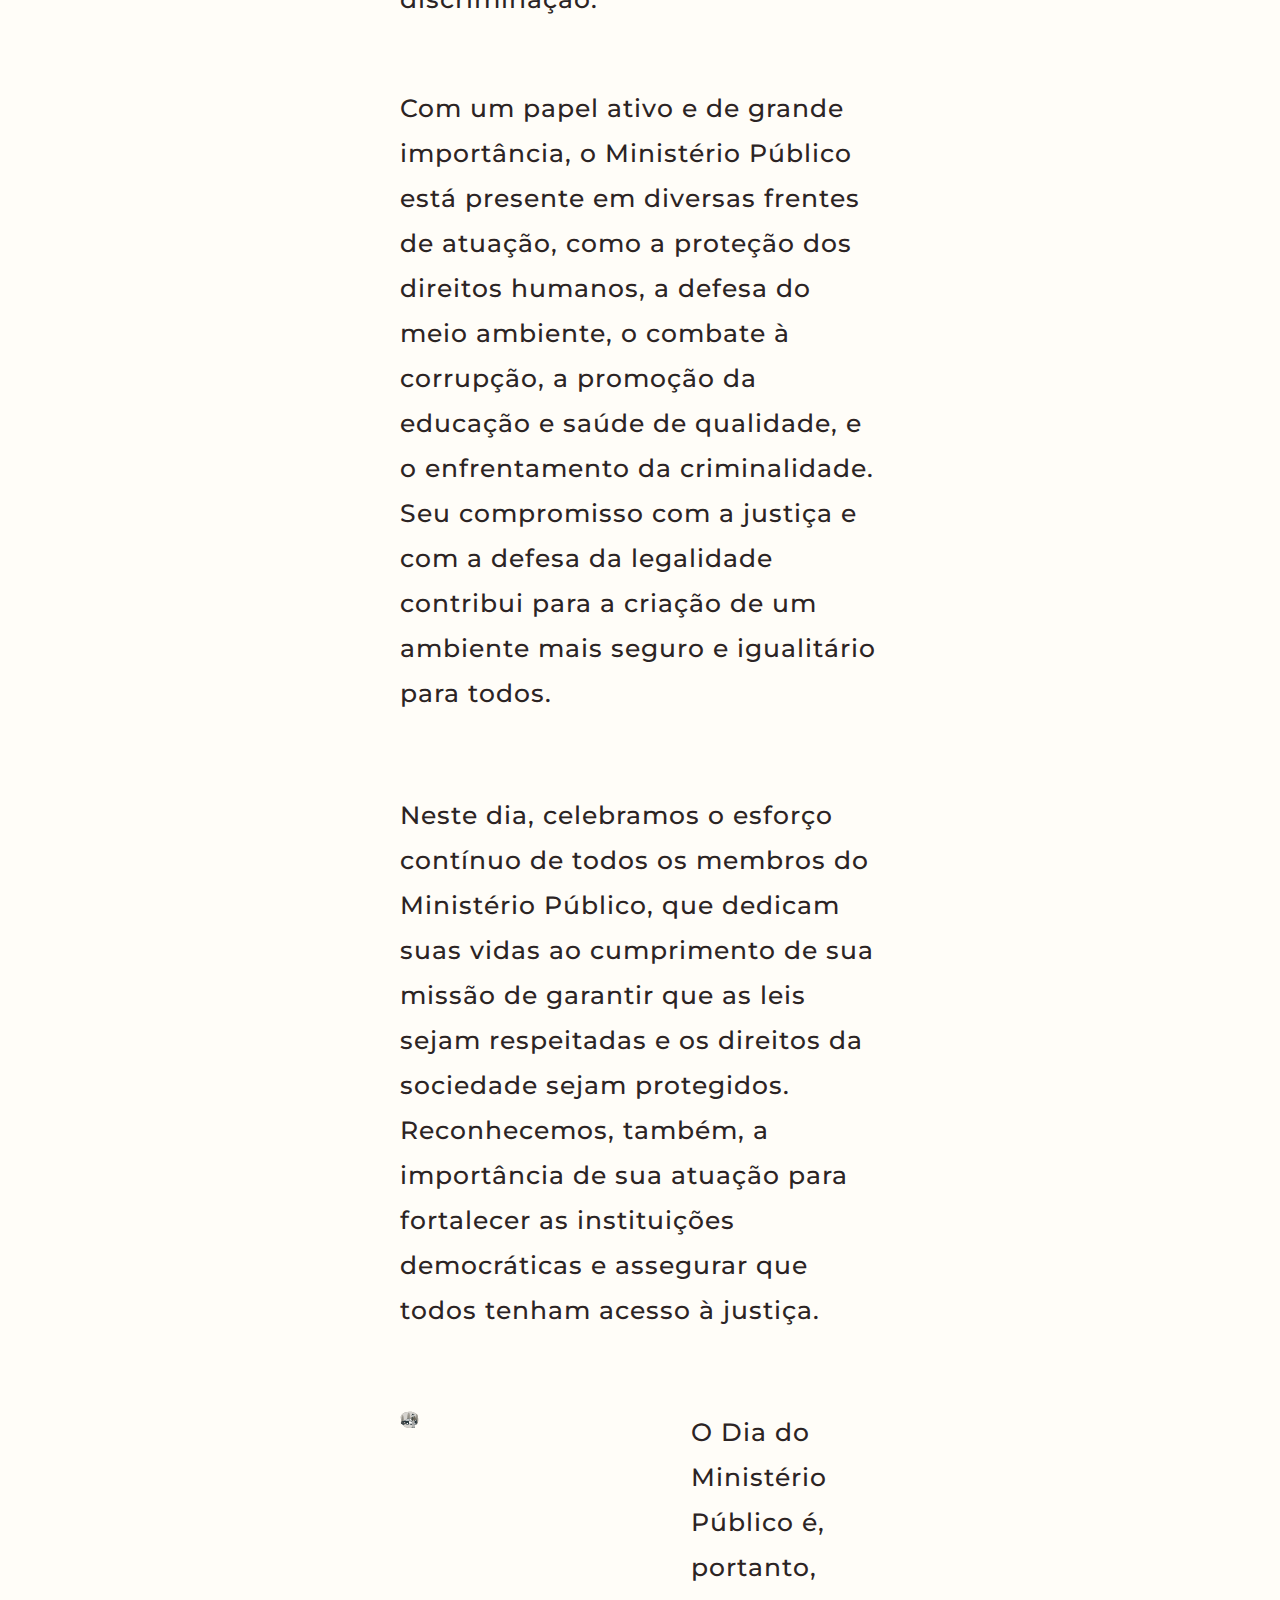
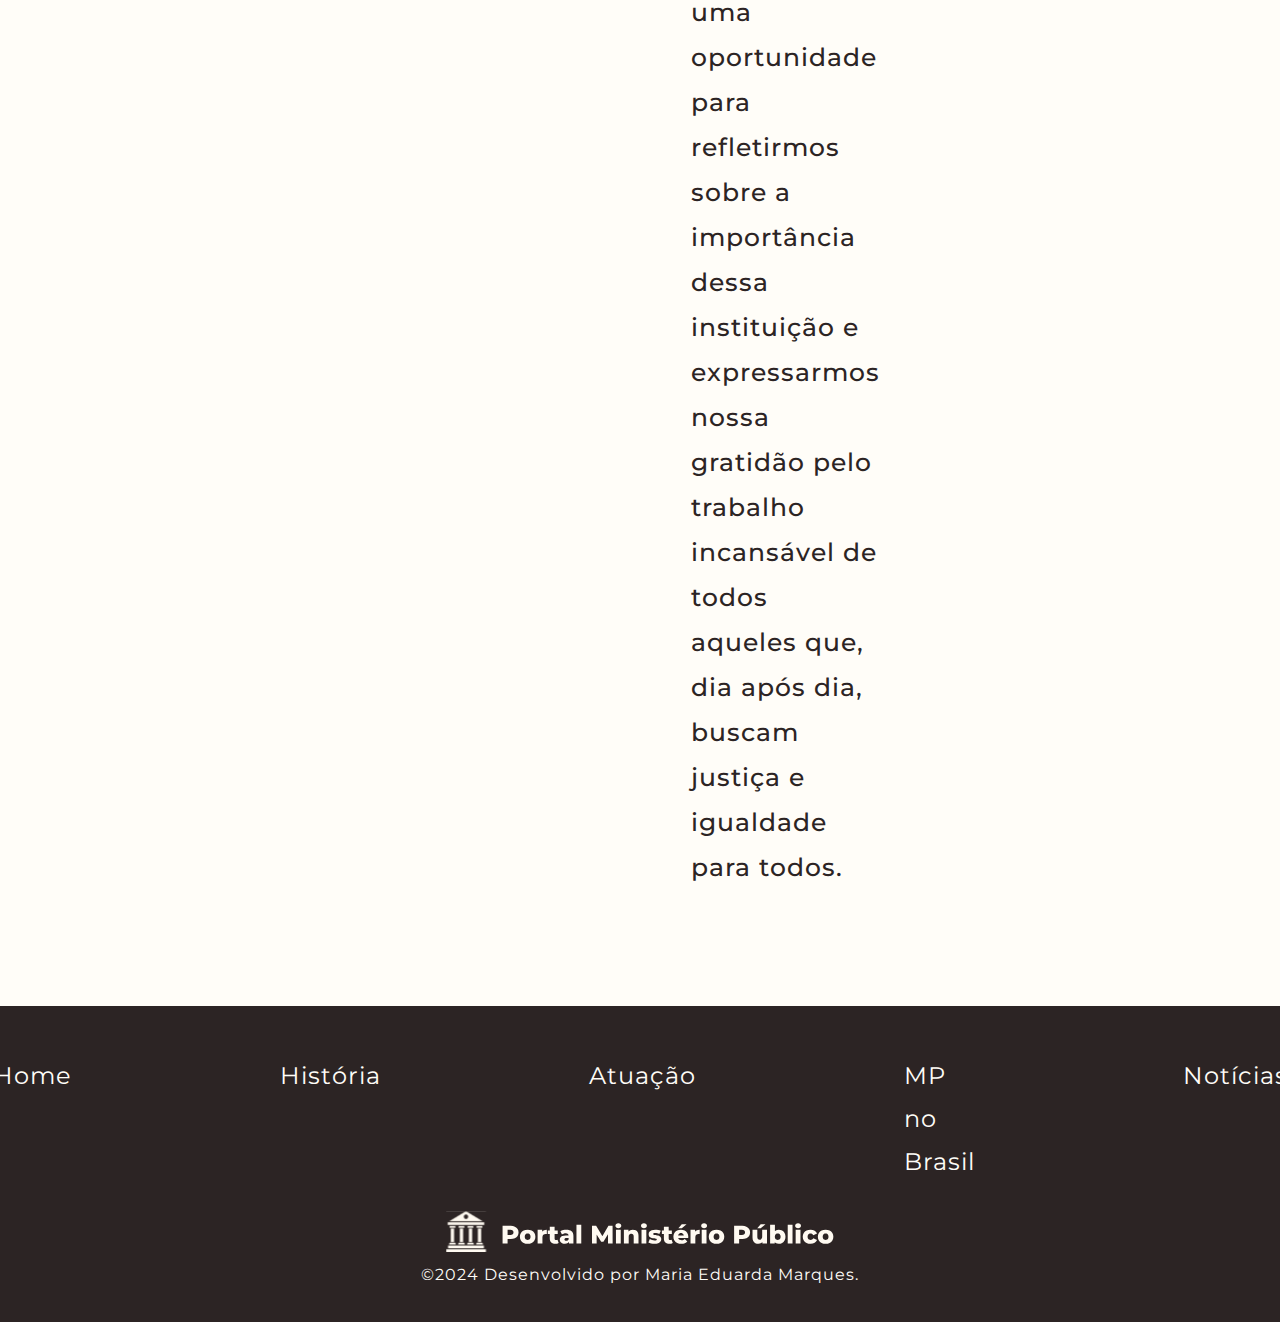
<file: home.html>
<!DOCTYPE html>
<html lang="pt-br">

<head>
    <meta charset="UTF-8">
    <meta name="viewport" content="width=device-width, initial-scale=1.0">
    <title>Portal Ministério Público</title>
    <link rel="icon" href="../img/quadra (1).png" type="image/png">
    <link rel="stylesheet" href="../style/home.css">
</head>

<body>
    <header>
        <div class="header">
            <img src="../img/logo.svg" alt="logo" class="logo">
            <nav>
                <ul class="nav_links">
                    <li><a href="home.html" class="active">Home</a></li>
                    <li><a href="historia.html">História</a></li>
                    <li><a href="atuacao.html">Atuação</a></li>
                    <li><a href="mp_brasil.html">MP no Brasil</a></li>
                    <li><a href="noticias.html">Notícias</a></li>
                </ul>
            </nav>
        </div>
    </header>

    <section id="hero_content">
        <section class="hero">
            <div class="hero_image">
                <img src="../img/Frame 19.svg" alt="image_home">
            </div>
    
            <div class="hero_title">
                <h1>Dia Interamericano do Ministério Público</h1>
                <h3>No dia 26 de novembro, celebramos o compromisso desta instituição com a defesa dos direitos dos cidadãos, a promoção da justiça e a proteção da democracia.</h3>
            </div>
        </section>
    
        <div class="div_line"></div>
    
        <section id="home_texts">
            <div class="paragraph_1">
                <div class="paragraph_1_text">
                    <p>O Dia do Ministério Público é uma data dedicada a reconhecer e celebrar o papel fundamental dessa instituição na construção de uma sociedade mais justa, transparente e equitativa. Ao longo de todo o ano, os membros do Ministério Público desempenham um trabalho essencial, defendendo os direitos dos cidadãos e garantindo que a justiça seja aplicada com imparcialidade, sem favorecimentos ou discriminação.</p>
                </div>
                <div class="image_p1">
                    <img src="../img/Universal declaration of human rights-amico.svg" alt="humans_right_image">
                </div>
            </div>
            <div class="paragraph_2_3">
                <p>Com um papel ativo e de grande importância, o Ministério Público está presente em diversas frentes de atuação, como a proteção dos direitos humanos, a defesa do meio ambiente, o combate à corrupção, a promoção da educação e saúde de qualidade, e o enfrentamento da criminalidade. Seu compromisso com a justiça e com a defesa da legalidade contribui para a criação de um ambiente mais seguro e igualitário para todos.</p>
                <p>&nbsp;</p>
                <p>Neste dia, celebramos o esforço contínuo de todos os membros do Ministério Público, que dedicam suas vidas ao cumprimento de sua missão de garantir que as leis sejam respeitadas e os direitos da sociedade sejam protegidos. Reconhecemos, também, a importância de sua atuação para fortalecer as instituições democráticas e assegurar que todos tenham acesso à justiça.</p>
                <p>&nbsp;</p>
            </div>
            <div class="paragraph_4">
                <div class="image_p4">
                    <img src="../img/Sheriff-bro.svg" alt="sherif_image">
                </div>
                <div class="paragraph_4_text">
                    <p>O Dia do Ministério Público é, portanto, uma oportunidade para refletirmos sobre a importância dessa instituição e expressarmos nossa gratidão pelo trabalho incansável de todos aqueles que, dia após dia, buscam justiça e igualdade para todos.</p>
                </div>
            </div>
        </section>
    </section>
    

    <footer class="footer">
        <div class="footer_pages">
            <nav>
                <ul class="footer_nav_links">
                    <a href="home.html">Home</a>
                    <a href="historia.html">História</a>
                    <a href="atuacao.html">Atuação</a>
                    <a href="mp_brasil.html">MP no Brasil</a>
                    <a href="noticias.html">Notícias</a>
                </ul>
            </nav>
        </div>

        <div class="final">
            <img src="../img/logo.svg" alt="" class="footer_logo">
            <p>&copy2024 Desenvolvido por Maria Eduarda Marques.</p>
        </div>
    </footer>
</body>
</html>
</file>
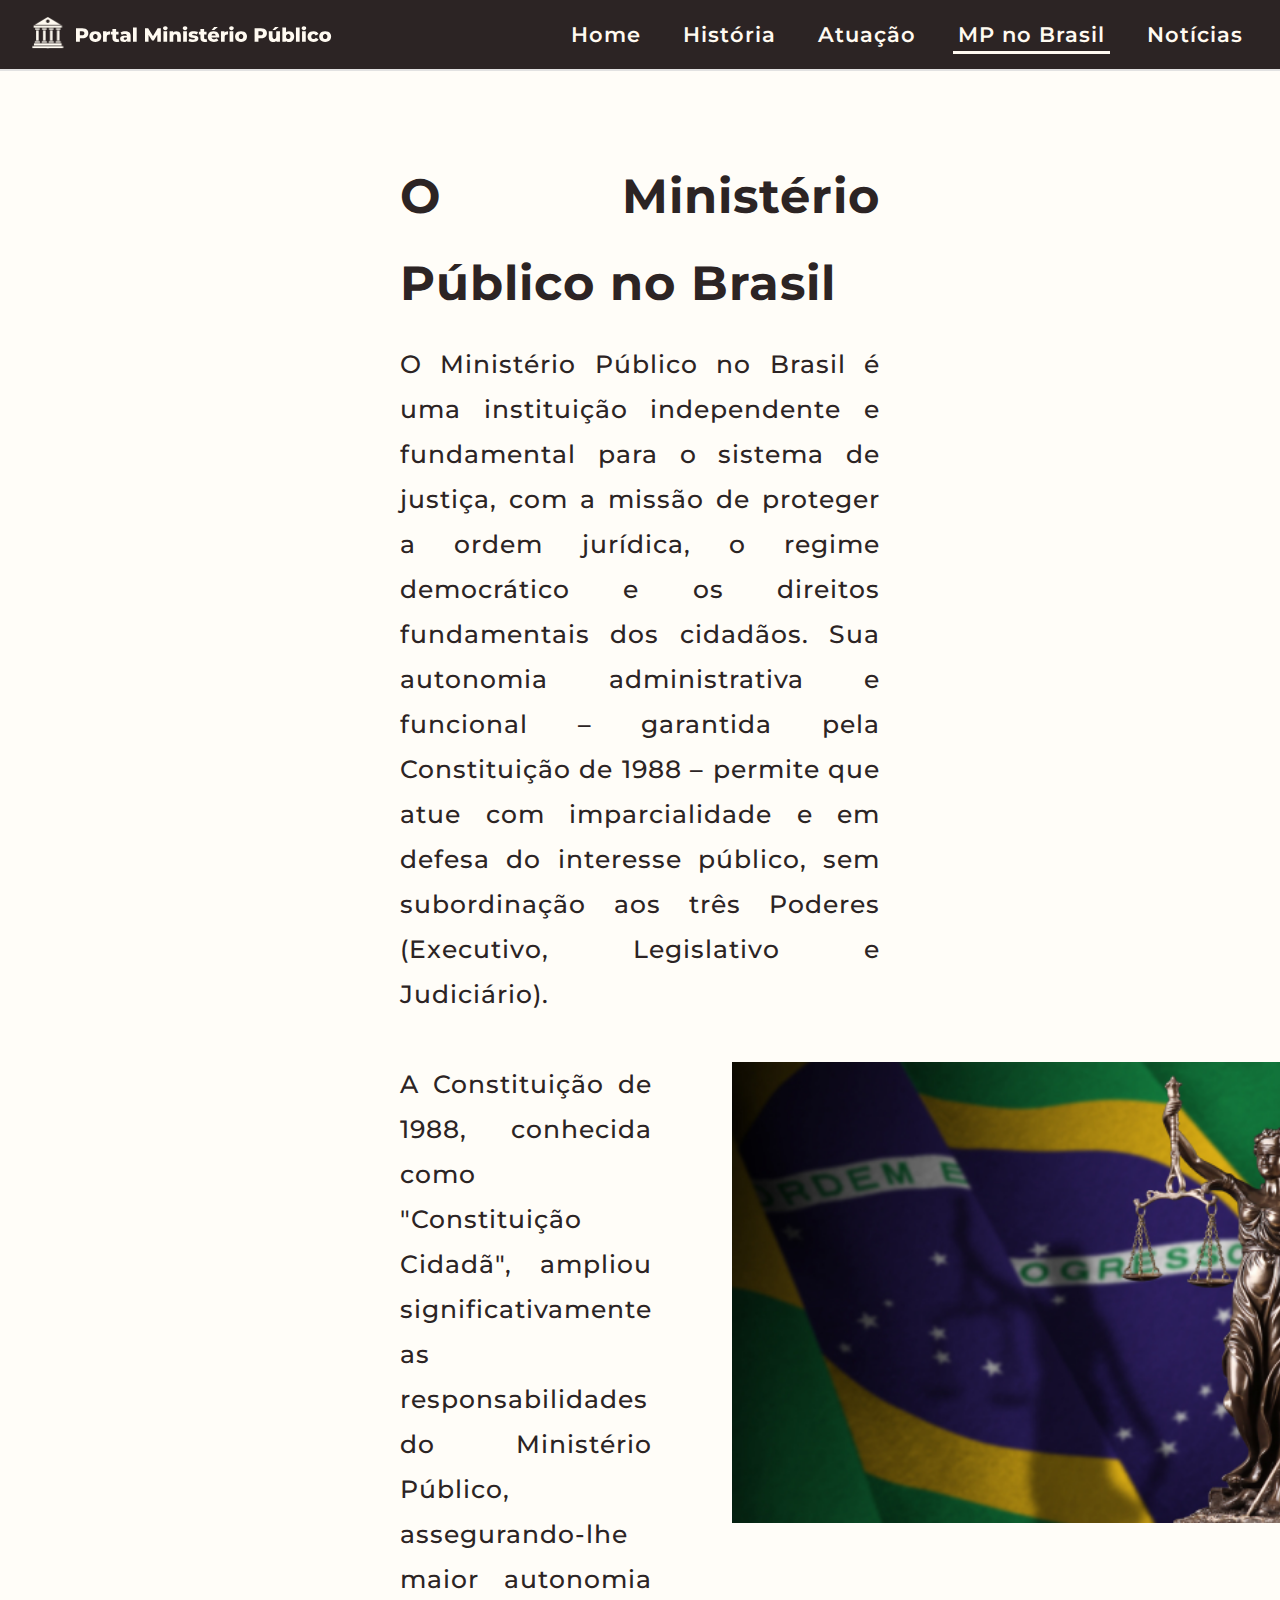
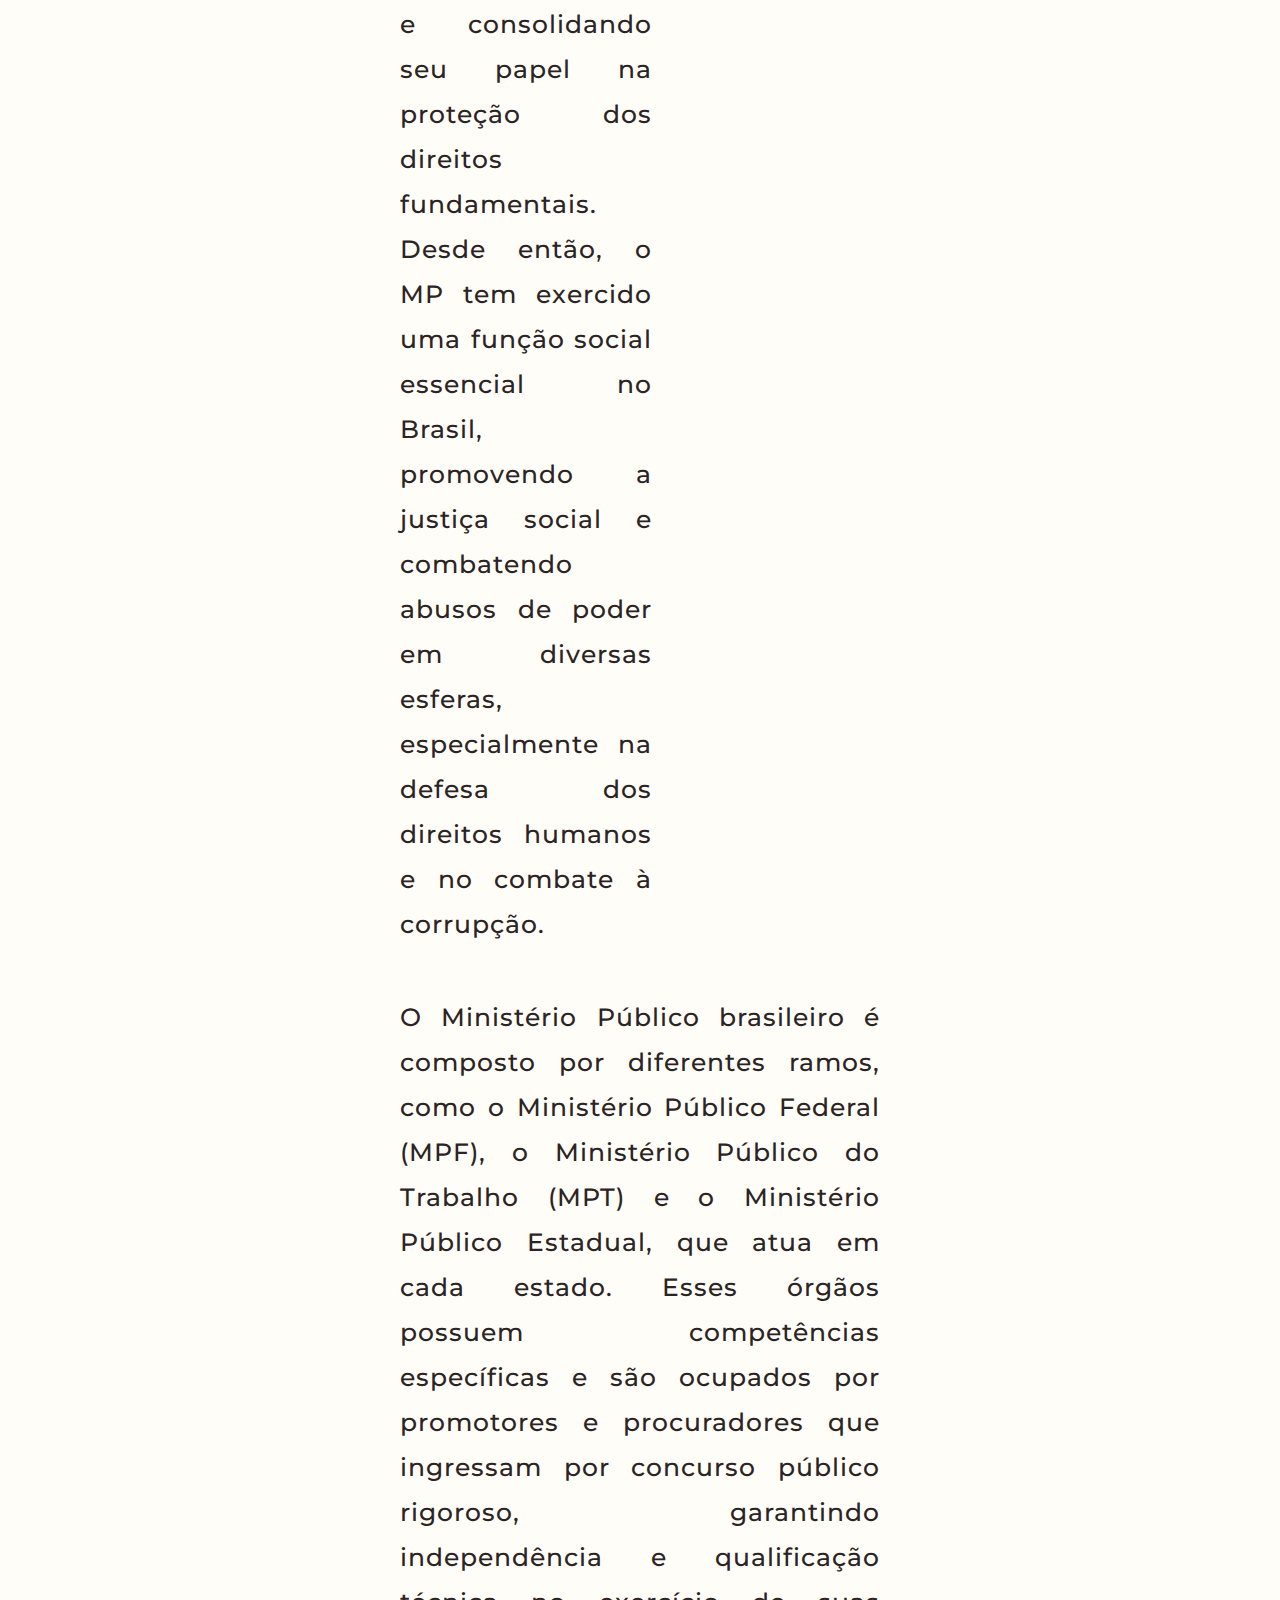
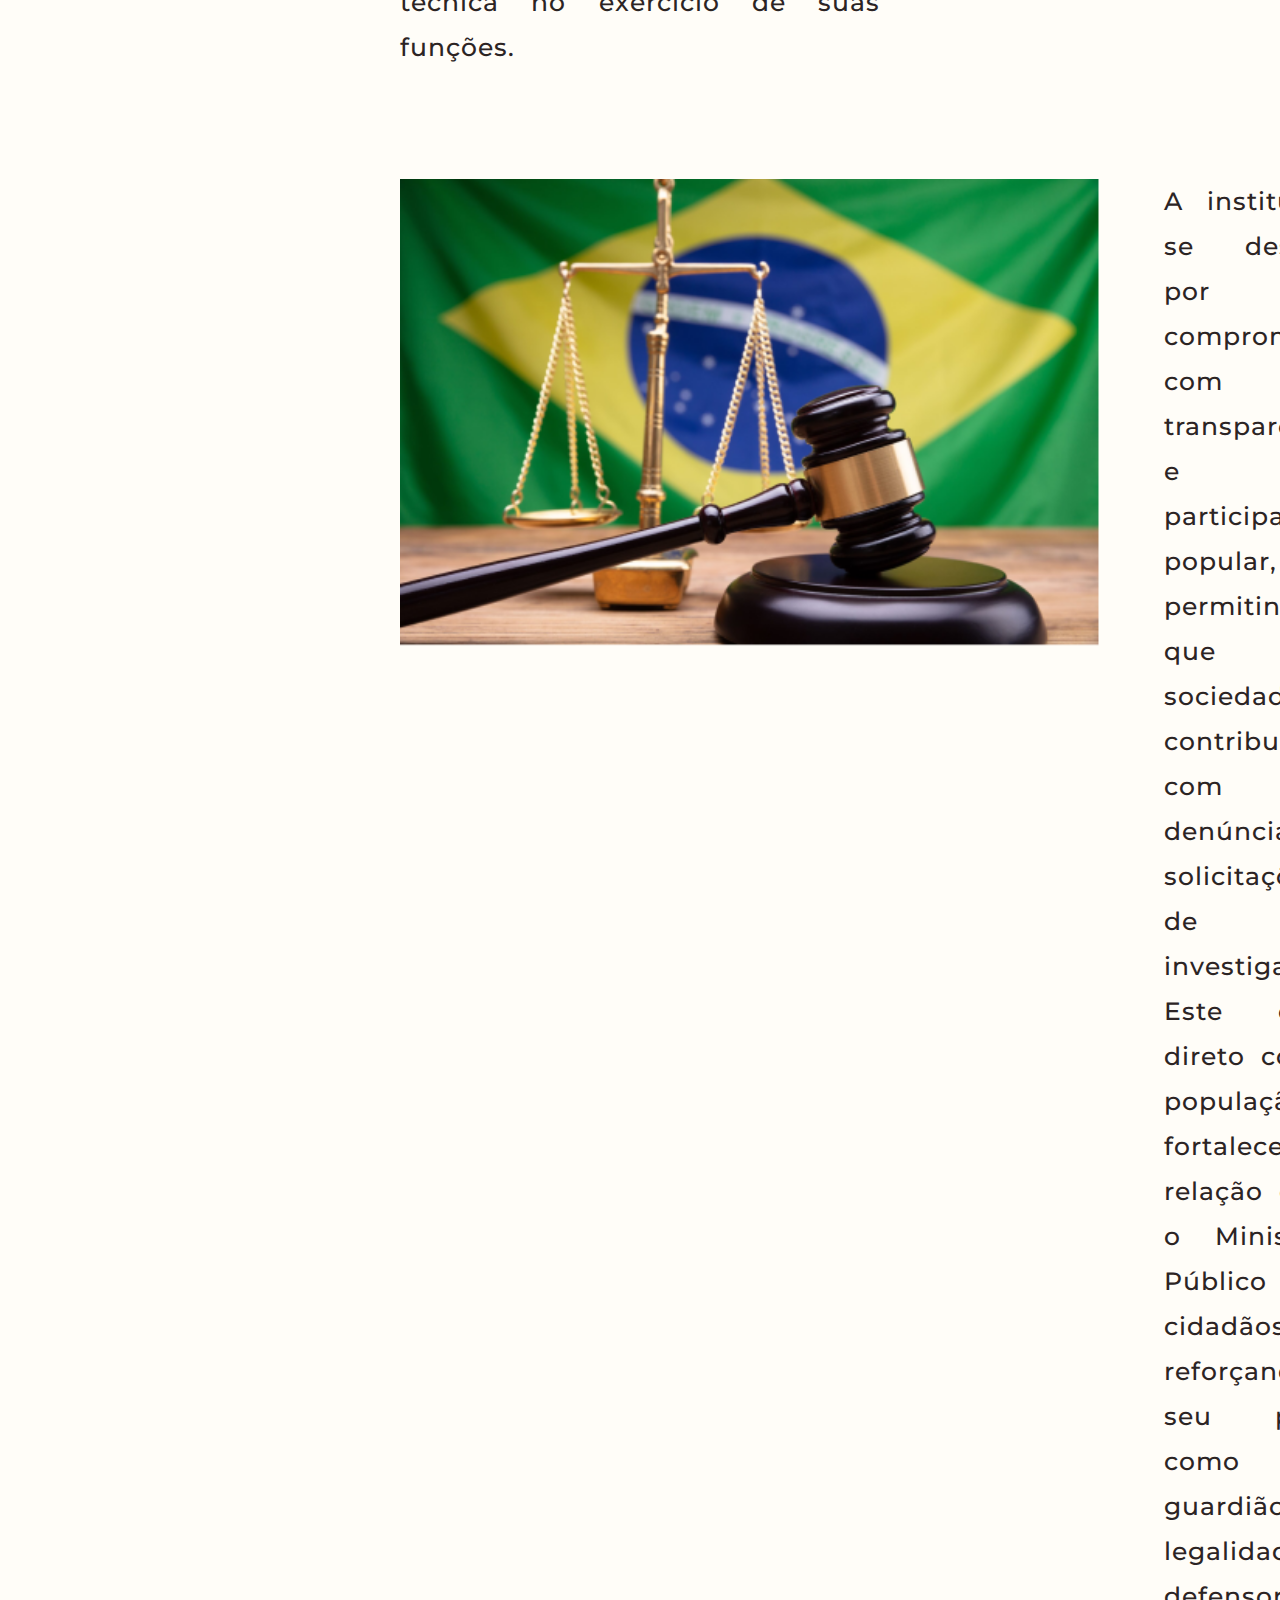
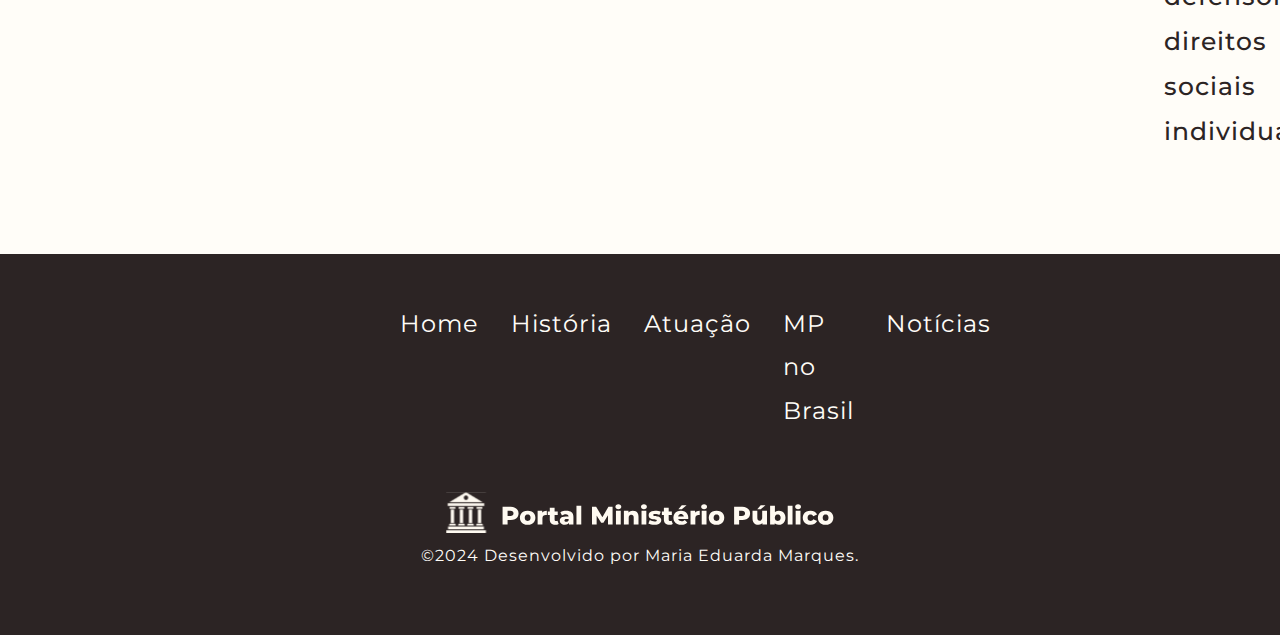
<file: mp_brasil.html>
<!DOCTYPE html>
<html lang="pt-br">

<head>
    <meta charset="UTF-8">
    <meta name="viewport" content="width=device-width, initial-scale=1.0">
    <title>Portal Ministério Público</title>
    <link rel="icon" href="../img/quadra (1).sgv" type="image/sgv">
    <link rel="stylesheet" href="../style/mp_brasil.css">
</head>

<body>
    <header>
        <div class="header">
            <img src="../img/logo.svg" alt="logo" class="logo">
            <nav>
                <ul class="nav_links">
                    <li><a href="index.html">Home</a></li>
                    <li><a href="historia.html">História</a></li>
                    <li><a href="atuacao.html">Atuação</a></li>
                    <li><a href="mp_brasil.html" class="active">MP no Brasil</a></li>
                    <li><a href="noticias.html">Notícias</a></li>
                </ul>
            </nav>
        </div>
    </header>

    <section id="hero_content">    
        <h1>O Ministério Público no Brasil</h1>
        <div class="paragraph_1">
            <p>O Ministério Público no Brasil é uma instituição independente e fundamental para o sistema de justiça, com a missão de proteger a ordem jurídica, o regime democrático e os direitos fundamentais dos cidadãos. Sua autonomia administrativa e funcional – garantida pela Constituição de 1988 – permite que atue com imparcialidade e em defesa do interesse público, sem subordinação aos três Poderes (Executivo, Legislativo e Judiciário).</p>
            &nbsp;
        </div>

        <div class="paragraph_2">
            <div class="paragraph_2_text">
                <p>A Constituição de 1988, conhecida como "Constituição Cidadã", ampliou significativamente as responsabilidades do Ministério Público, assegurando-lhe maior autonomia e consolidando seu papel na proteção dos direitos fundamentais. Desde então, o MP tem exercido uma função social essencial no Brasil, promovendo a justiça social e combatendo abusos de poder em diversas esferas, especialmente na defesa dos direitos humanos e no combate à corrupção.</p>
            </div>
            <div class="image_p2">
                <img src="../img/img-bandeira.png" alt="">
            </div>
        </div>

        <div class="paragraph_3_4">
            <p>O Ministério Público brasileiro é composto por diferentes ramos, como o Ministério Público Federal (MPF), o Ministério Público do Trabalho (MPT) e o Ministério Público Estadual, que atua em cada estado. Esses órgãos possuem competências específicas e são ocupados por promotores e procuradores que ingressam por concurso público rigoroso, garantindo independência e qualificação técnica no exercício de suas funções.</p>
            <p>&nbsp;</p>
        </div>

        <div class="paragraph_5">
            <div class="image_p5">
                <img src="../img/img-brasil2.png" alt="">
            </div>
            <div class="paragraph_5_text">
                <p>A instituição se destaca por seu compromisso com a transparência e a participação popular, permitindo que a sociedade contribua com denúncias e solicitações de investigação. Este canal direto com a população fortalece a relação entre o Ministério Público e os cidadãos, reforçando seu papel como guardião da legalidade e defensor dos direitos sociais e individuais.</p>
            </div>
        </div>
    </section>
    

    <footer class="footer">
        <div class="footer_pages">
            <nav>
                <ul class="footer_nav_links">
                    <a href="index.html">Home</a>
                    <a href="historia.html">História</a>
                    <a href="atuacao.html">Atuação</a>
                    <a href="mp_brasil.html">MP no Brasil</a>
                    <a href="noticias.html">Notícias</a>
                </ul>
            </nav>
        </div>

        <div class="final">
            <img src="../img/logo.svg" alt="" class="footer_logo">
            <p>&copy2024 Desenvolvido por Maria Eduarda Marques.</p>
        </div>
    </footer>
</body>
</html>
</file>
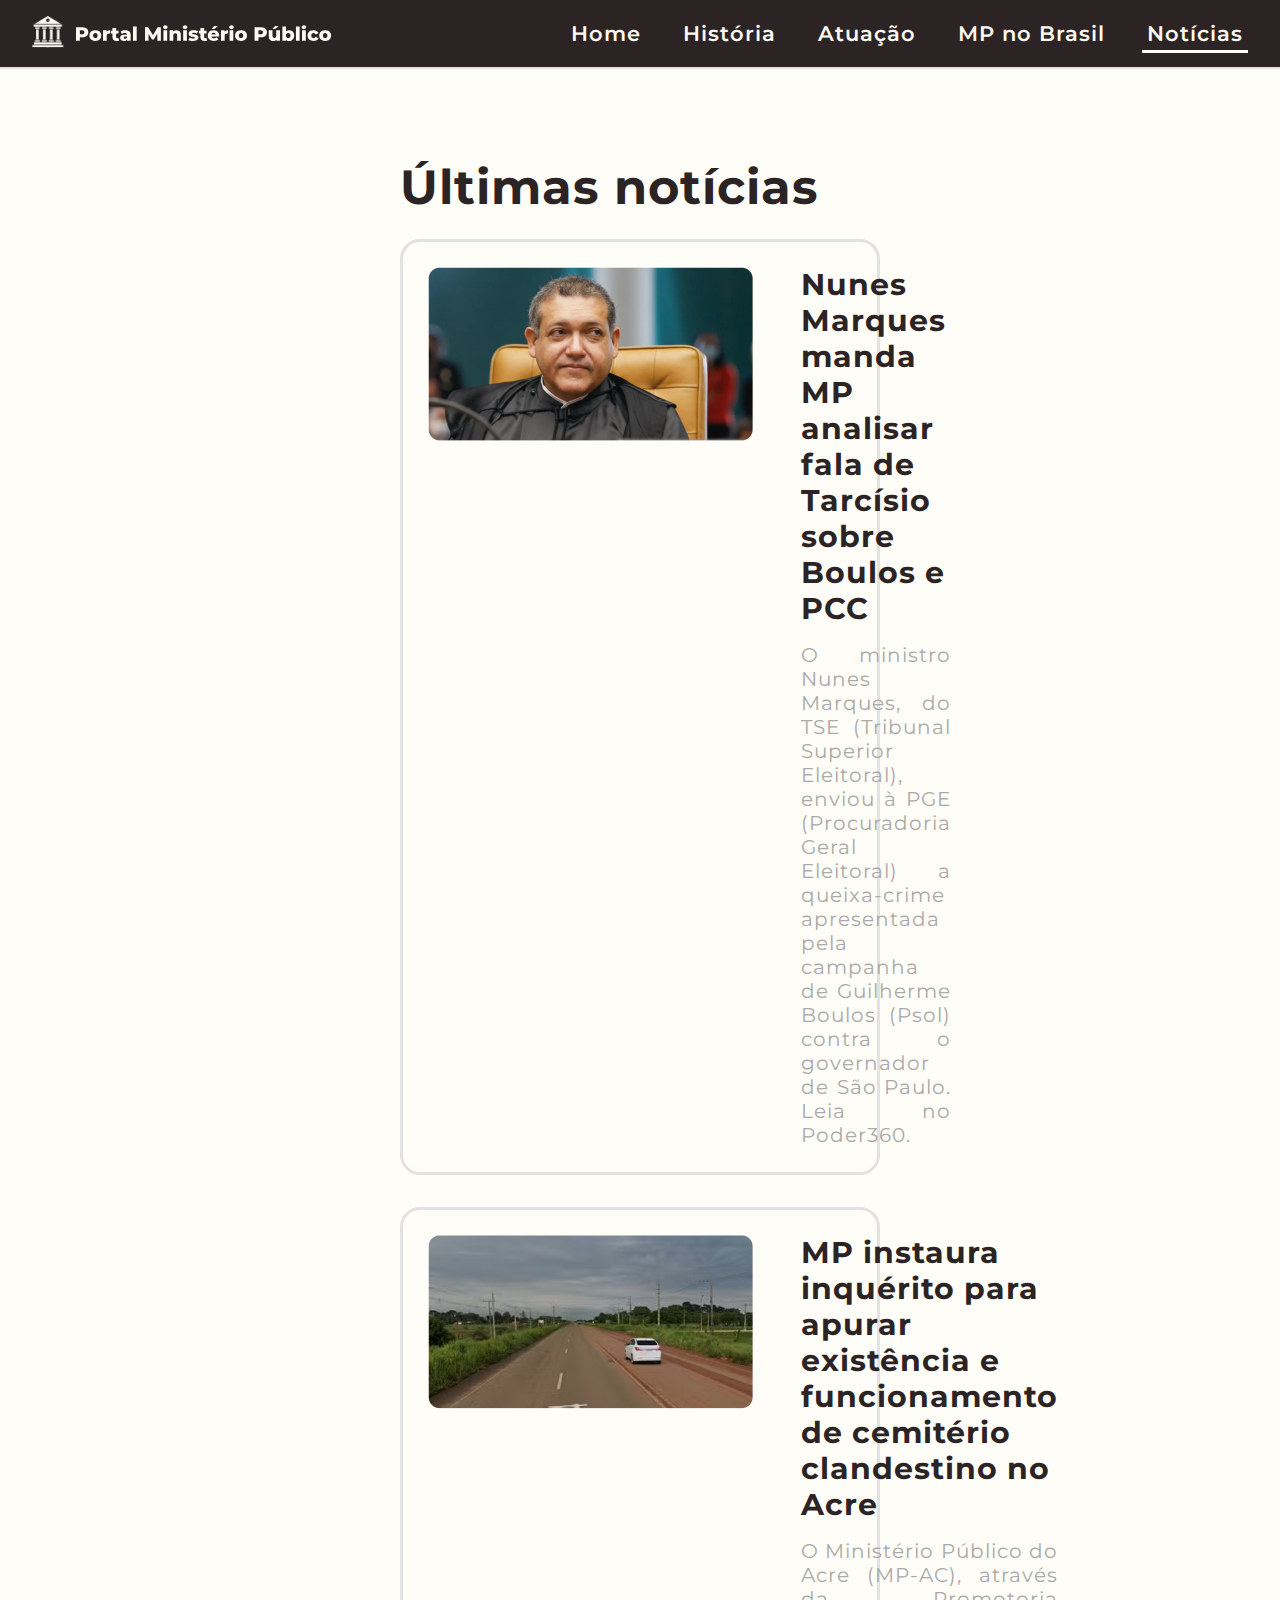
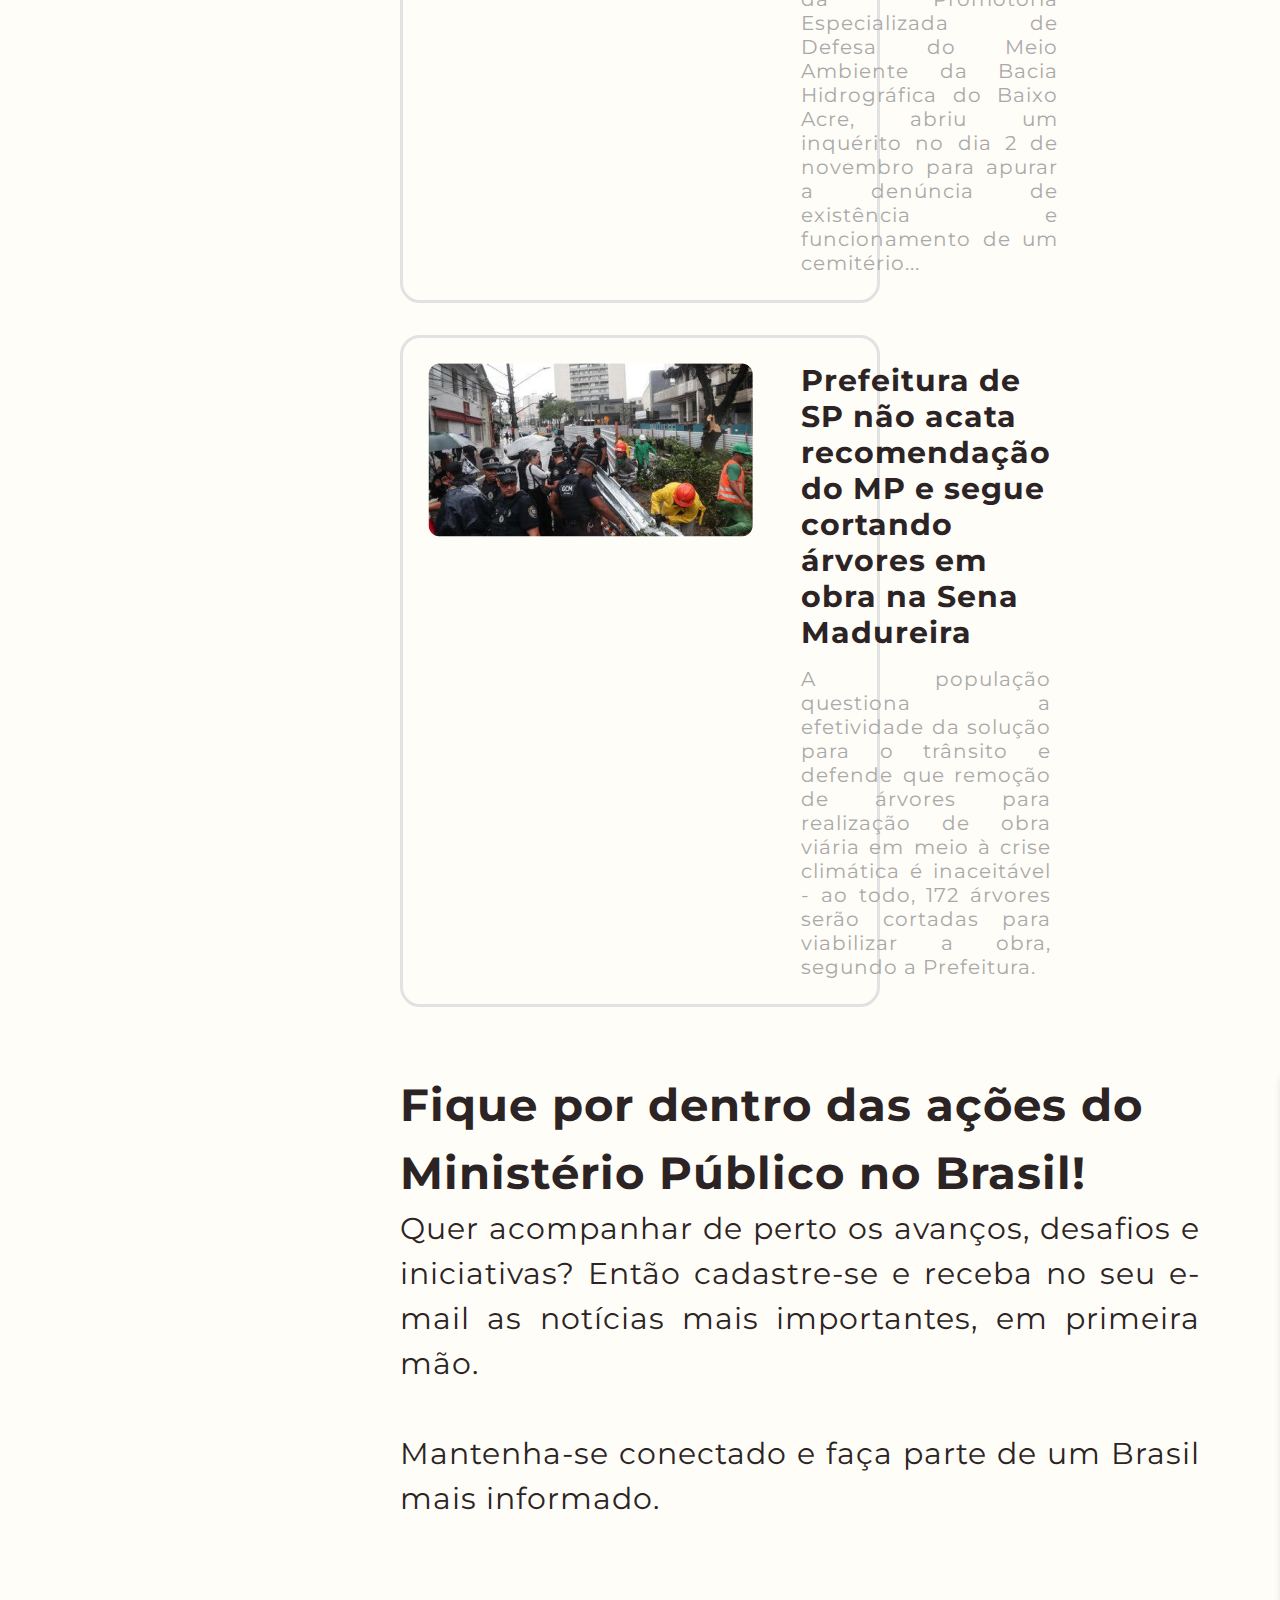
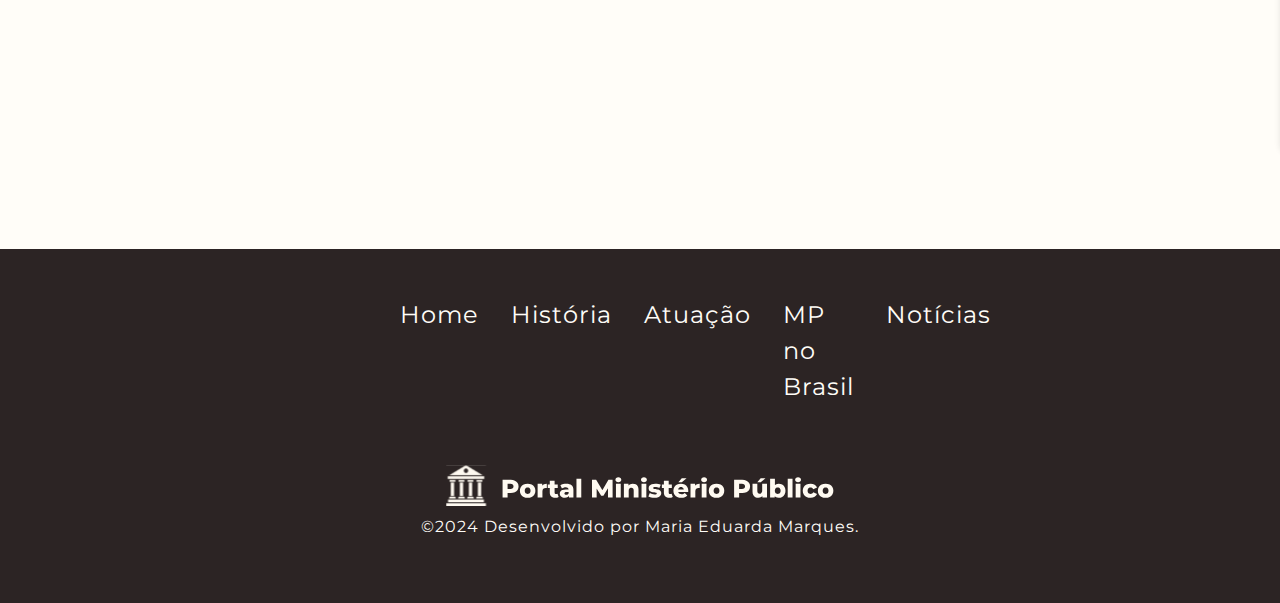
<file: noticias.html>
<!DOCTYPE html>
<html lang="pt-br">

<head>
    <meta charset="UTF-8">
    <meta name="viewport" content="width=device-width, initial-scale=1.0">
    <title>Portal Ministério Público</title>
    <link rel="icon" href="../img/quadra (1).sgv" type="image/sgv">
    <link rel="stylesheet" href="../style/noticias.css">
</head>

<body>
    <header>
        <div class="header">
            <img src="../img/logo.svg" alt="logo" class="logo">
            <nav>
                <ul class="nav_links">
                    <li><a href="index.html">Home</a></li>
                    <li><a href="historia.html">História</a></li>
                    <li><a href="atuacao.html">Atuação</a></li>
                    <li><a href="mp_brasil.html">MP no Brasil</a></li>
                    <li><a href="noticias.html" class="active">Notícias</a></li>
                </ul>
            </nav>
        </div>
    </header>
    

    <section id="hero_content">
    
        <h1>Últimas notícias</h1>
        <div class="noticias">
            <div class="noticia">
                <a href="https://www.poder360.com.br/poder-eleicoes/nunes-marques-manda-mp-analisar-fala-de-tarcisio-sobre-boulos-e-pcc/">
                    <div class="noticia_container">
                        <div class="noticia_img">
                            <img src="../img/not1.png" alt="">
                            </div>
                        <div class="noticia_text">
                            <h3>Nunes Marques manda MP analisar fala de Tarcísio sobre Boulos e PCC</h3>
                            <p>O ministro Nunes Marques, do TSE (Tribunal Superior Eleitoral), enviou à PGE (Procuradoria Geral Eleitoral) a queixa-crime apresentada pela campanha de Guilherme Boulos (Psol) contra o governador de São Paulo. Leia no Poder360.</p>
                        </div>
                    </div>
                    
                </a>
            </div>

            <div class="noticia">
                <a href="https://g1.globo.com/ac/acre/noticia/2024/11/09/mp-instaura-inquerito-para-apurar-existencia-e-funcionamento-de-cemiterio-clandestino-no-acre.ghtml">
                    <div class="noticia_container">
                        <div class="noticia_img">
                            <img src="../img/not2.png" alt="">
                            </div>
                        <div class="noticia_text">
                            <h3>MP instaura inquérito para apurar existência e funcionamento de cemitério clandestino no Acre</h3>
                            <p>O Ministério Público do Acre (MP-AC), através da Promotoria Especializada de Defesa do Meio Ambiente da Bacia Hidrográfica do Baixo Acre, abriu um inquérito no dia 2 de novembro para apurar a denúncia de existência e funcionamento de um cemitério...</p>
                        </div>
                    </div>
                </a>
            </div>

            <div class="noticia">
                <a href="https://www.msn.com/pt-br/noticias/brasil/prefeitura-de-sp-n%C3%A3o-acata-recomenda%C3%A7%C3%A3o-do-mp-e-segue-cortando-%C3%A1rvores-em-obra-na-sena-madureira/ar-AA1tKPul?ocid=BingNewsVerp">
                    <div class="noticia_container">
                        <div class="noticia_img">
                            <img src="../img/not3.png" alt="">
                            </div>
                        <div class="noticia_text">
                            <h3>Prefeitura de SP não acata recomendação do MP e segue cortando árvores em obra na Sena Madureira</h3>
                            <p>A população questiona a efetividade da solução para o trânsito e defende que remoção de árvores para realização de obra viária em meio à crise climática é inaceitável - ao todo, 172 árvores serão cortadas para viabilizar a obra, segundo a Prefeitura.</p>
                        </div>
                    </div>
                </a>
            </div>
        </div>

        <div class="cadastro">
            <div class="cadastro_text">
                <h2>Fique por dentro das ações do Ministério Público no Brasil!</h2>
                <p>
                    Quer acompanhar de perto os avanços, desafios e iniciativas? Então cadastre-se e receba no seu e-mail as notícias mais importantes, em primeira mão. 
                    <br><br>
                    Mantenha-se conectado e faça parte de um Brasil mais informado.
                </p>
            </div>
            <form class="cadastro_form">
                <h2>Preencha seus dados com atenção.</h2>
                <div class="form-group">
                    <label for="inome">Nome completo</label>
                    <input type="text" name="nome" id="inome" placeholder="Seu nome completo" required>
                </div>
                <div class="form-group">
                    <label for="iemail">Email</label>
                    <input type="email" name="email" id="iemail" placeholder="seuemail@exemplo.com" required>
                </div>
                <div class="form-group">
                    <p>Deseja receber as notícias:</p>
                    <div class="radio-group">
                        <input type="radio" name="opcao" id="noticias-diarias" value="diariamente" required>
                        <label for="noticias-diarias">Diariamente</label>
                        <input type="radio" name="opcao" id="noticias-semanais" value="semanalmente" required>
                        <label for="noticias-semanais">Semanalmente</label>
                    </div>
                </div>
                <div class="form-group">
                    <p>Confira seus dados antes de clicar em “Confirmar”.</p>
                    <input type="submit" value="Confirmar">
                </div>
            </form>
        </div>
        
    </section>
    
    <footer class="footer">
        <div class="footer_pages">
            <nav>
                <ul class="footer_nav_links">
                    <a href="index.html">Home</a>
                    <a href="historia.html">História</a>
                    <a href="atuacao.html">Atuação</a>
                    <a href="mp_brasil.html">MP no Brasil</a>
                    <a href="noticias.html">Notícias</a>
                </ul>
            </nav>
        </div>

        <div class="final">
            <img src="../img/logo.svg" alt="" class="footer_logo">
            <p>&copy2024 Desenvolvido por Maria Eduarda Marques.</p>
        </div>
    </footer>
</body>
</html>
</file>
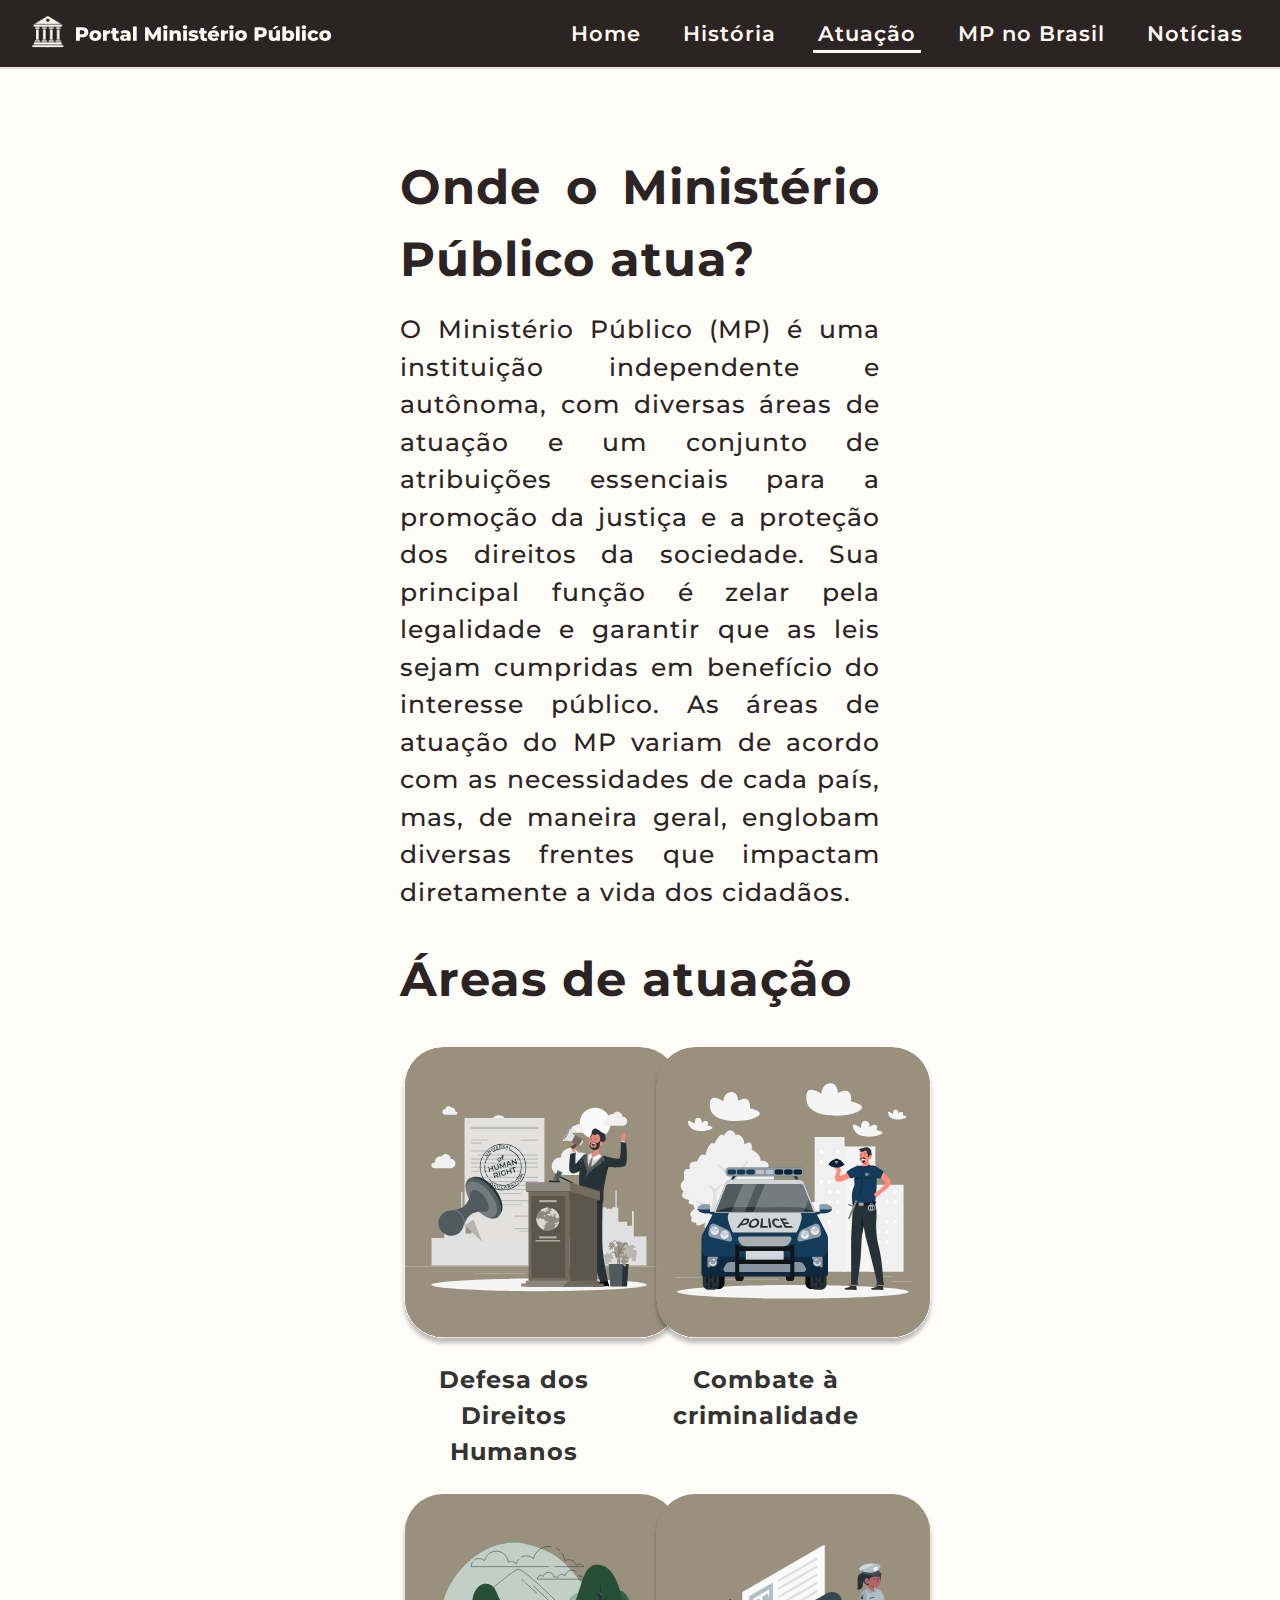
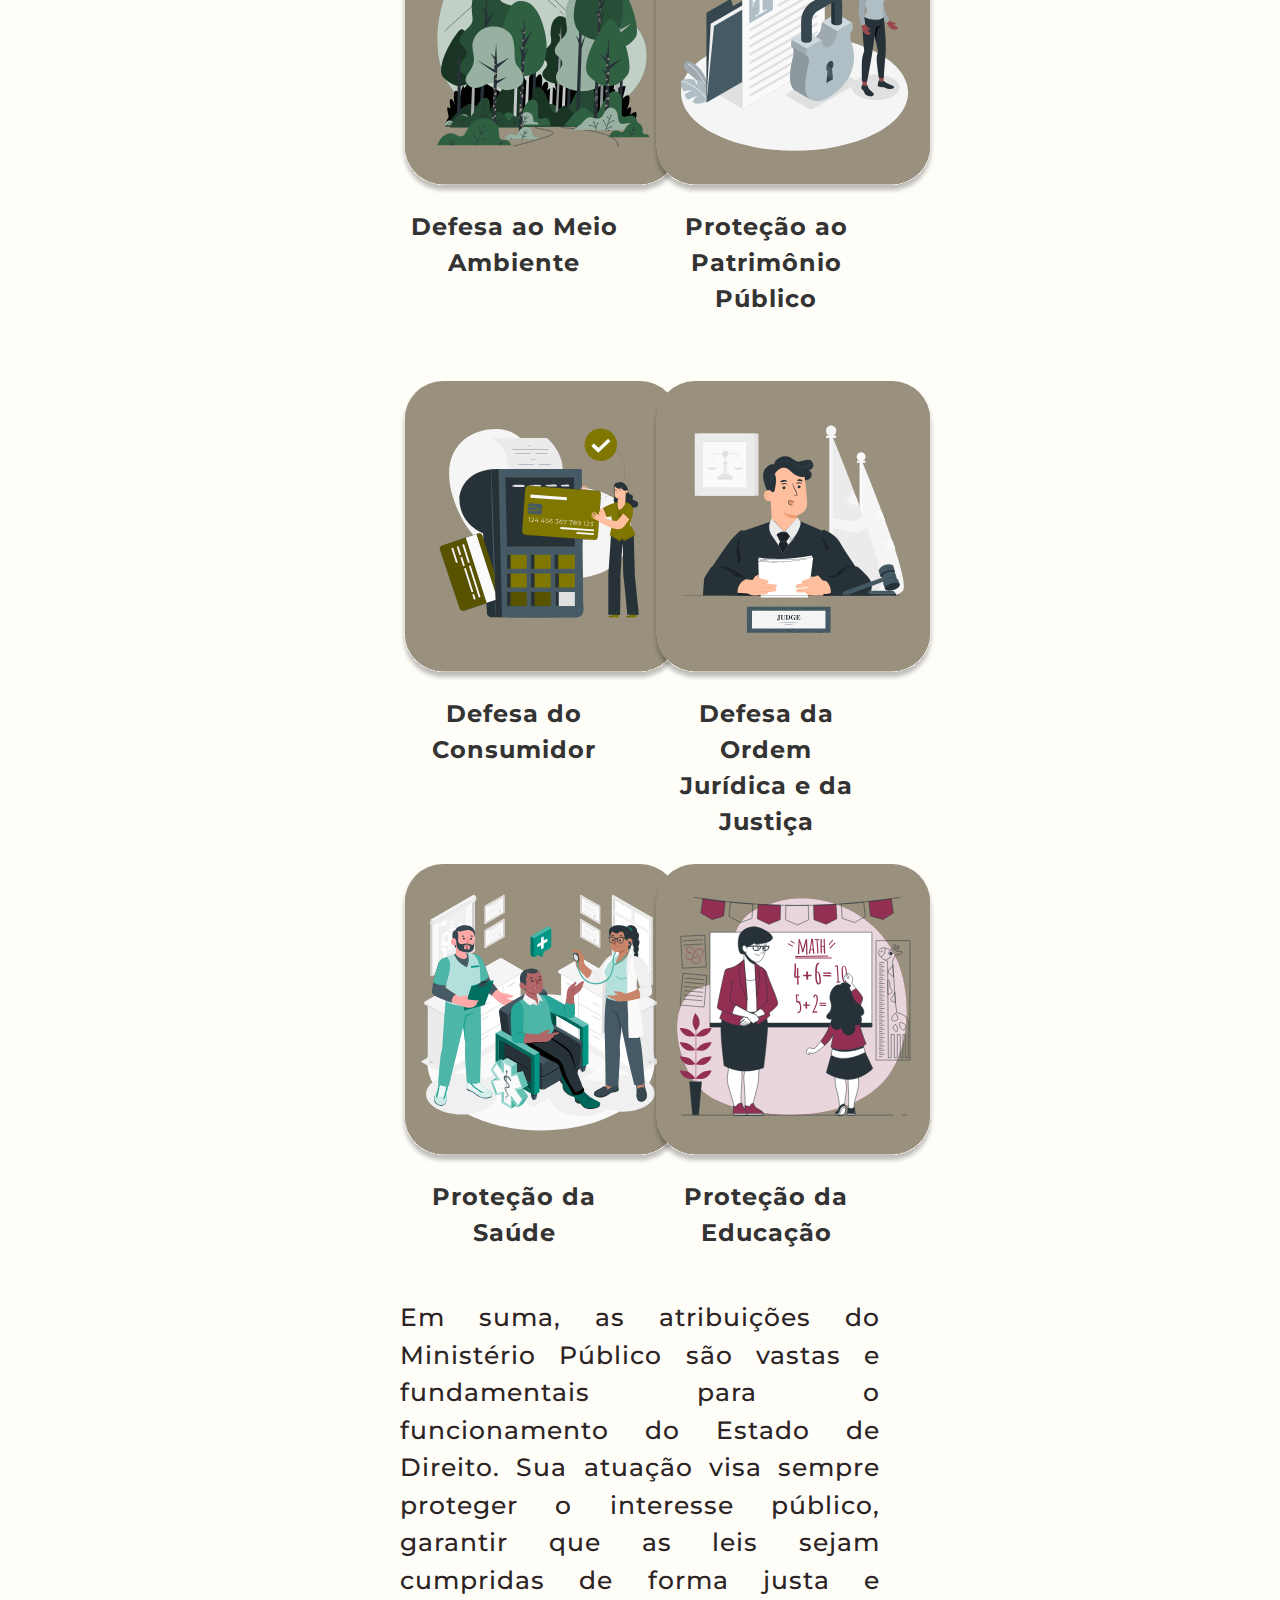
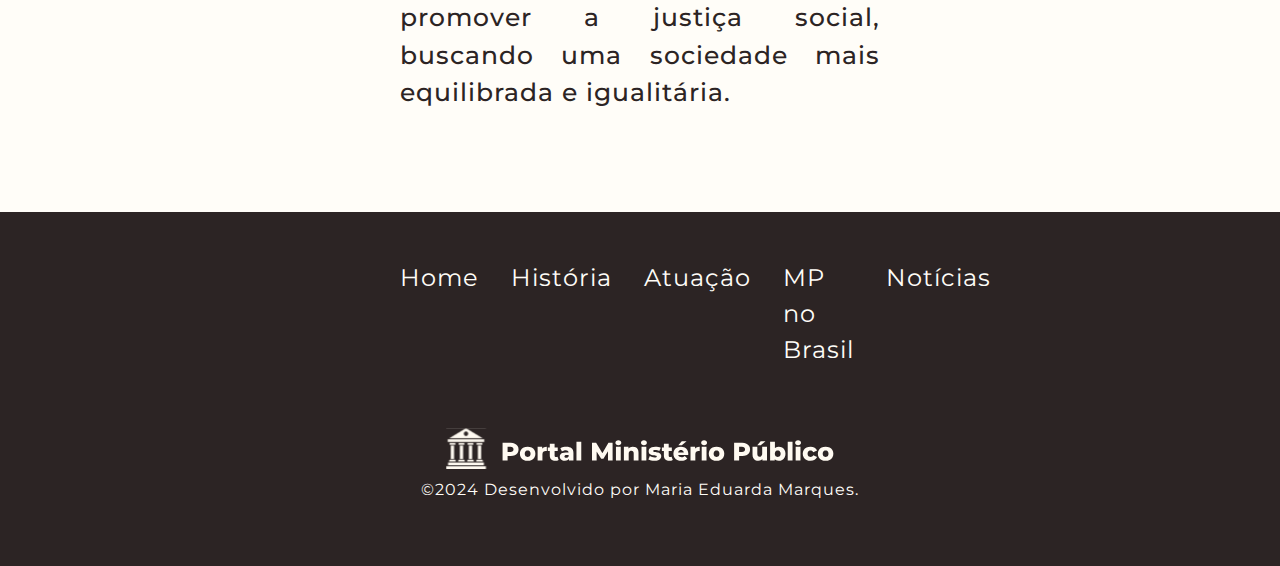
<file: pages/atuacao.html>
<!DOCTYPE html>
<html lang="pt-br">

<head>
    <meta charset="UTF-8">
    <meta name="viewport" content="width=device-width, initial-scale=1.0">
    <title>Portal Ministério Público</title>
    <link rel="icon" href="../img/quadra (1).png" type="image/png">
    <link rel="stylesheet" href="../style/atuacao.css">
</head>

<body>
    <header>
        <div class="header">
            <img src="../img/logo.svg" alt="logo" class="logo">
            <nav>
                <ul class="nav_links">
                    <li><a href="home.html">Home</a></li>
                    <li><a href="historia.html">História</a></li>
                    <li><a href="atuacao.html" class="active">Atuação</a></li>
                    <li><a href="mp_brasil.html">MP no Brasil</a></li>
                    <li><a href="noticias.html">Notícias</a></li>
                </ul>
            </nav>
        </div>
    </header>

    <section id="hero_content">
        <section class="hero">
            <h1>Onde o Ministério Público atua?</h1>
            <div class="paragraph_1">
                <p>O Ministério Público (MP) é uma instituição independente e autônoma, com diversas áreas de atuação e um conjunto de atribuições essenciais para a promoção da justiça e a proteção dos direitos da sociedade. Sua principal função é zelar pela legalidade e garantir que as leis sejam cumpridas em benefício do interesse público. As áreas de atuação do MP variam de acordo com as necessidades de cada país, mas, de maneira geral, englobam diversas frentes que impactam diretamente a vida dos cidadãos.</p>
            </div>
            <h1>Áreas de atuação</h1>
            <div class="areas">
                <div class="areas_1">
                    <div class="item">
                        <div class="item_img">
                            <img src="../img/img-direios-humanos.svg" alt="img direitos humanos">
                        </div>
                        <div class="area_texto">
                            <p>Defesa dos Direitos Humanos</p>
                        </div>
                    </div>
    
                    <div class="item">
                        <div class="item_img">
                            <img src="../img/img-policia.svg" alt="img policia">
                        </div>
                        <div class="area_texto">
                            <p>Combate à <br>criminalidade</p>
                        </div>
                    </div>
    
                    <div class="item">
                        <div class="item_img">
                            <img src="../img/img-meio-ambiente.svg" alt="img arvores">
                        </div>
                        <div class="area_texto">
                            <p>Defesa ao Meio <br>Ambiente</p>
                        </div>
                    </div>
    
                    <div class="item">
                        <div class="item_img">
                            <img src="../img/img-guarda.svg" alt="img guarda">
                        </div>
                        <div class="area_texto">
                            <p>Proteção ao <br>Patrimônio Público</p>
                        </div>
                    </div>
                </div>
                
                <div class="areas_2">
                    <div class="item">
                        <div class="item_img">
                            <img src="../img/img-compra.svg" alt="img compra">
                        </div>
                        <div class="area_texto">
                            <p>Defesa do Consumidor</p>
                        </div>
                    </div>

                    <div class="item">
                        <div class="item_img">
                            <img src="../img/img-justica.svg" alt="img justica">
                        </div>
                        <div class="area_texto">
                            <p>Defesa da Ordem <br>Jurídica e da Justiça</p>
                        </div>
                    </div>

                    <div class="item">
                        <div class="item_img">
                            <img src="../img/img-saude.svg" alt="img saude">
                        </div>
                        <div class="area_texto">
                            <p>Proteção da Saúde</p>
                        </div>
                    </div>

                    <div class="item">
                        <div class="item_img">
                            <img src="../img/img-educacao.svg" alt="img_educacao">
                        </div>
                        <div class="area_texto">
                            <p>Proteção da Educação</p>
                        </div>
                    </div>
                </div>
            </div>
            <div class="paragraph_2">
                <p>Em suma, as atribuições do Ministério Público são vastas e fundamentais para o funcionamento do Estado de Direito. Sua atuação visa sempre proteger o interesse público, garantir que as leis sejam cumpridas de forma justa e promover a justiça social, buscando uma sociedade mais equilibrada e igualitária.</p>
            </div>
        </section>
    </section>

    <footer class="footer">
        <div class="footer_pages">
            <nav>
                <ul class="footer_nav_links">
                    <a href="home.html">Home</a>
                    <a href="historia.html">História</a>
                    <a href="atuacao.html">Atuação</a>
                    <a href="mp_brasil.html">MP no Brasil</a>
                    <a href="noticias.html">Notícias</a>
                </ul>
            </nav>
        </div>

        <div class="final">
            <img src="../img/logo.svg" alt="" class="footer_logo">
            <p>&copy2024 Desenvolvido por Maria Eduarda Marques.</p>
        </div>
    </footer>        
</body>
</html>
</file>
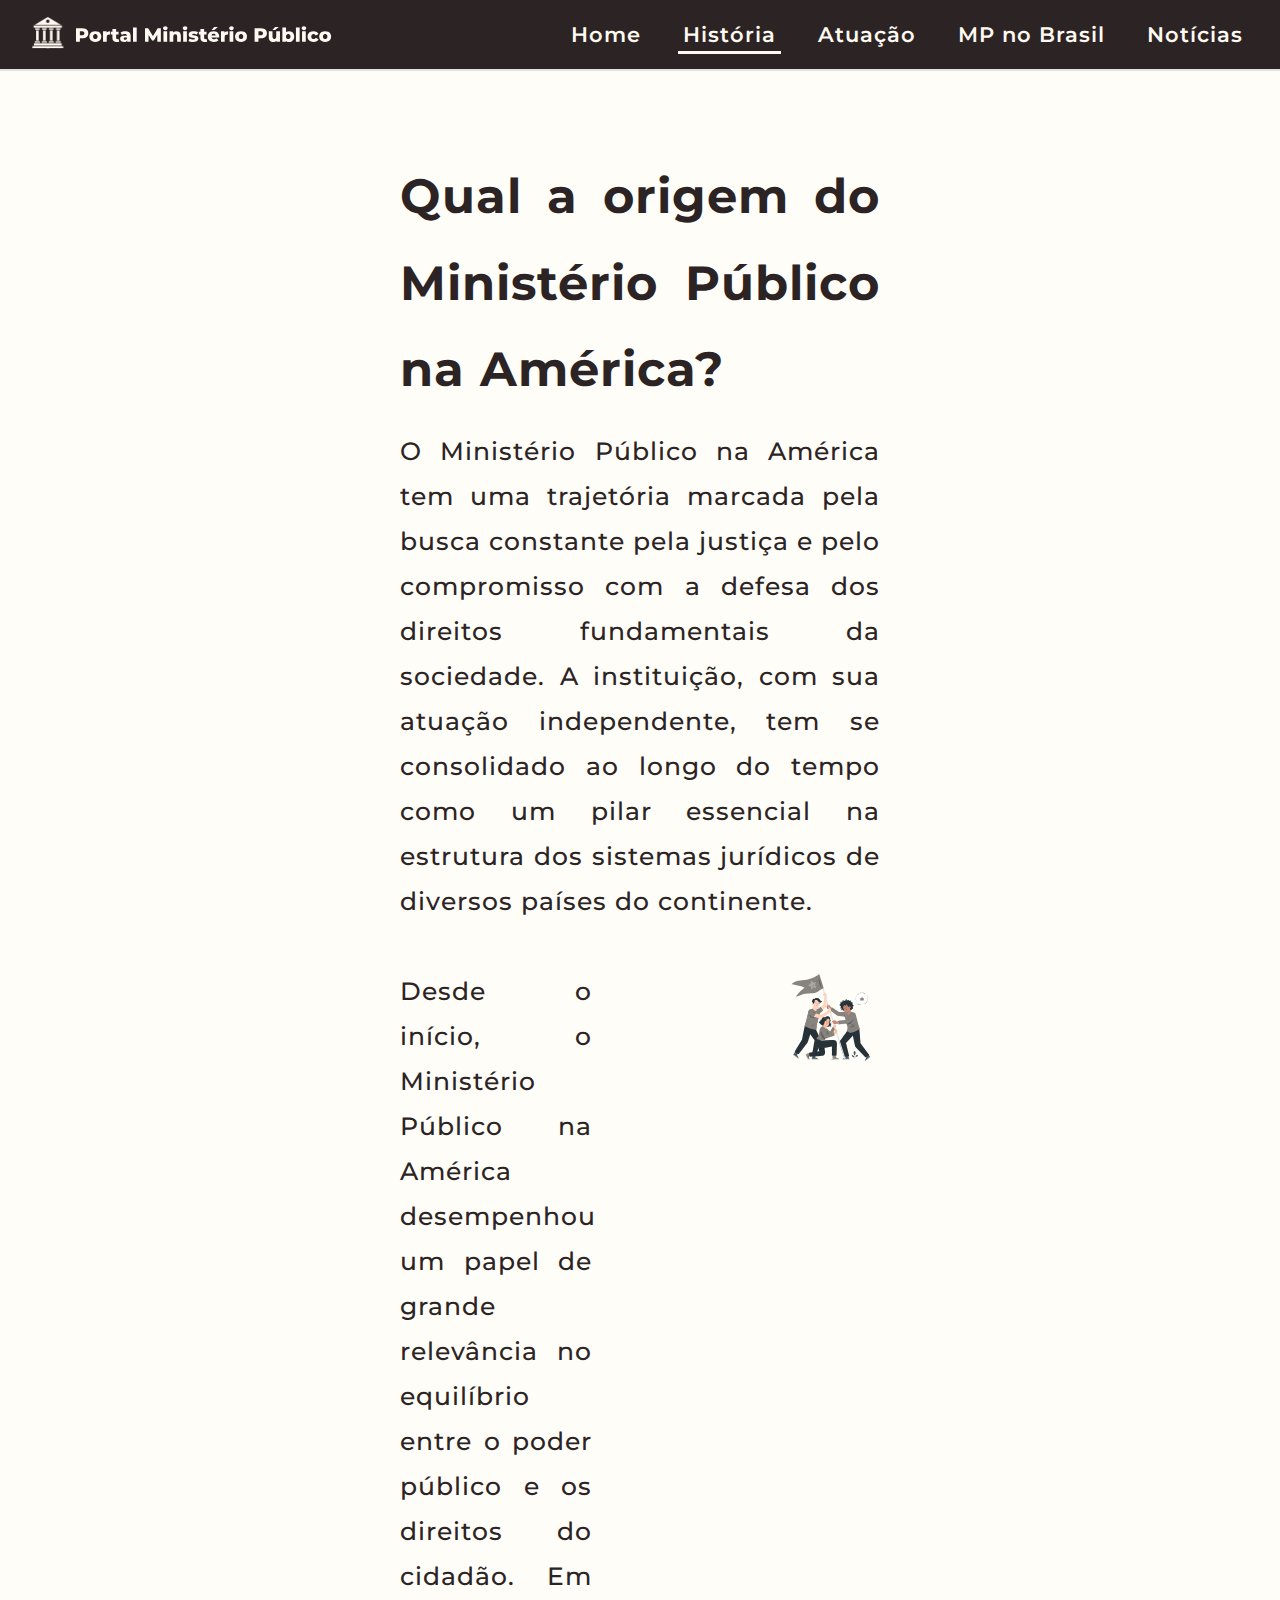
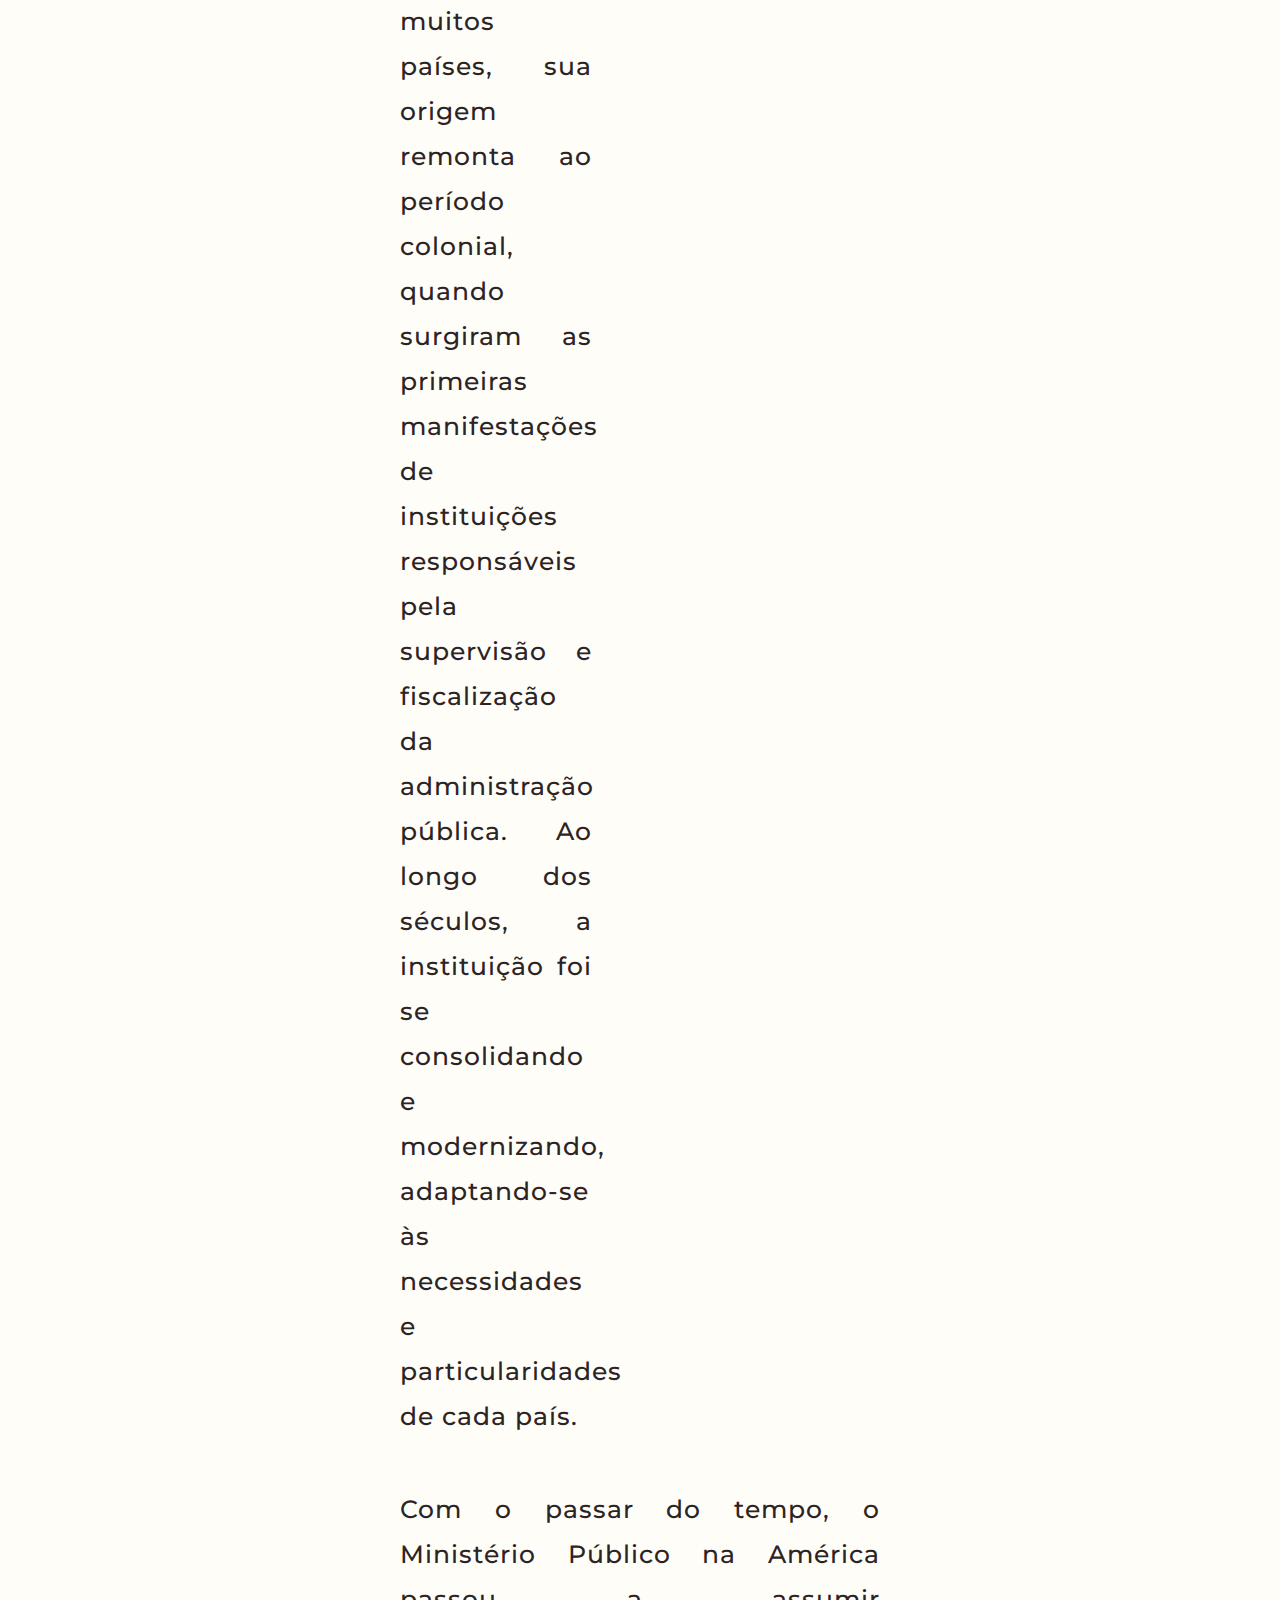
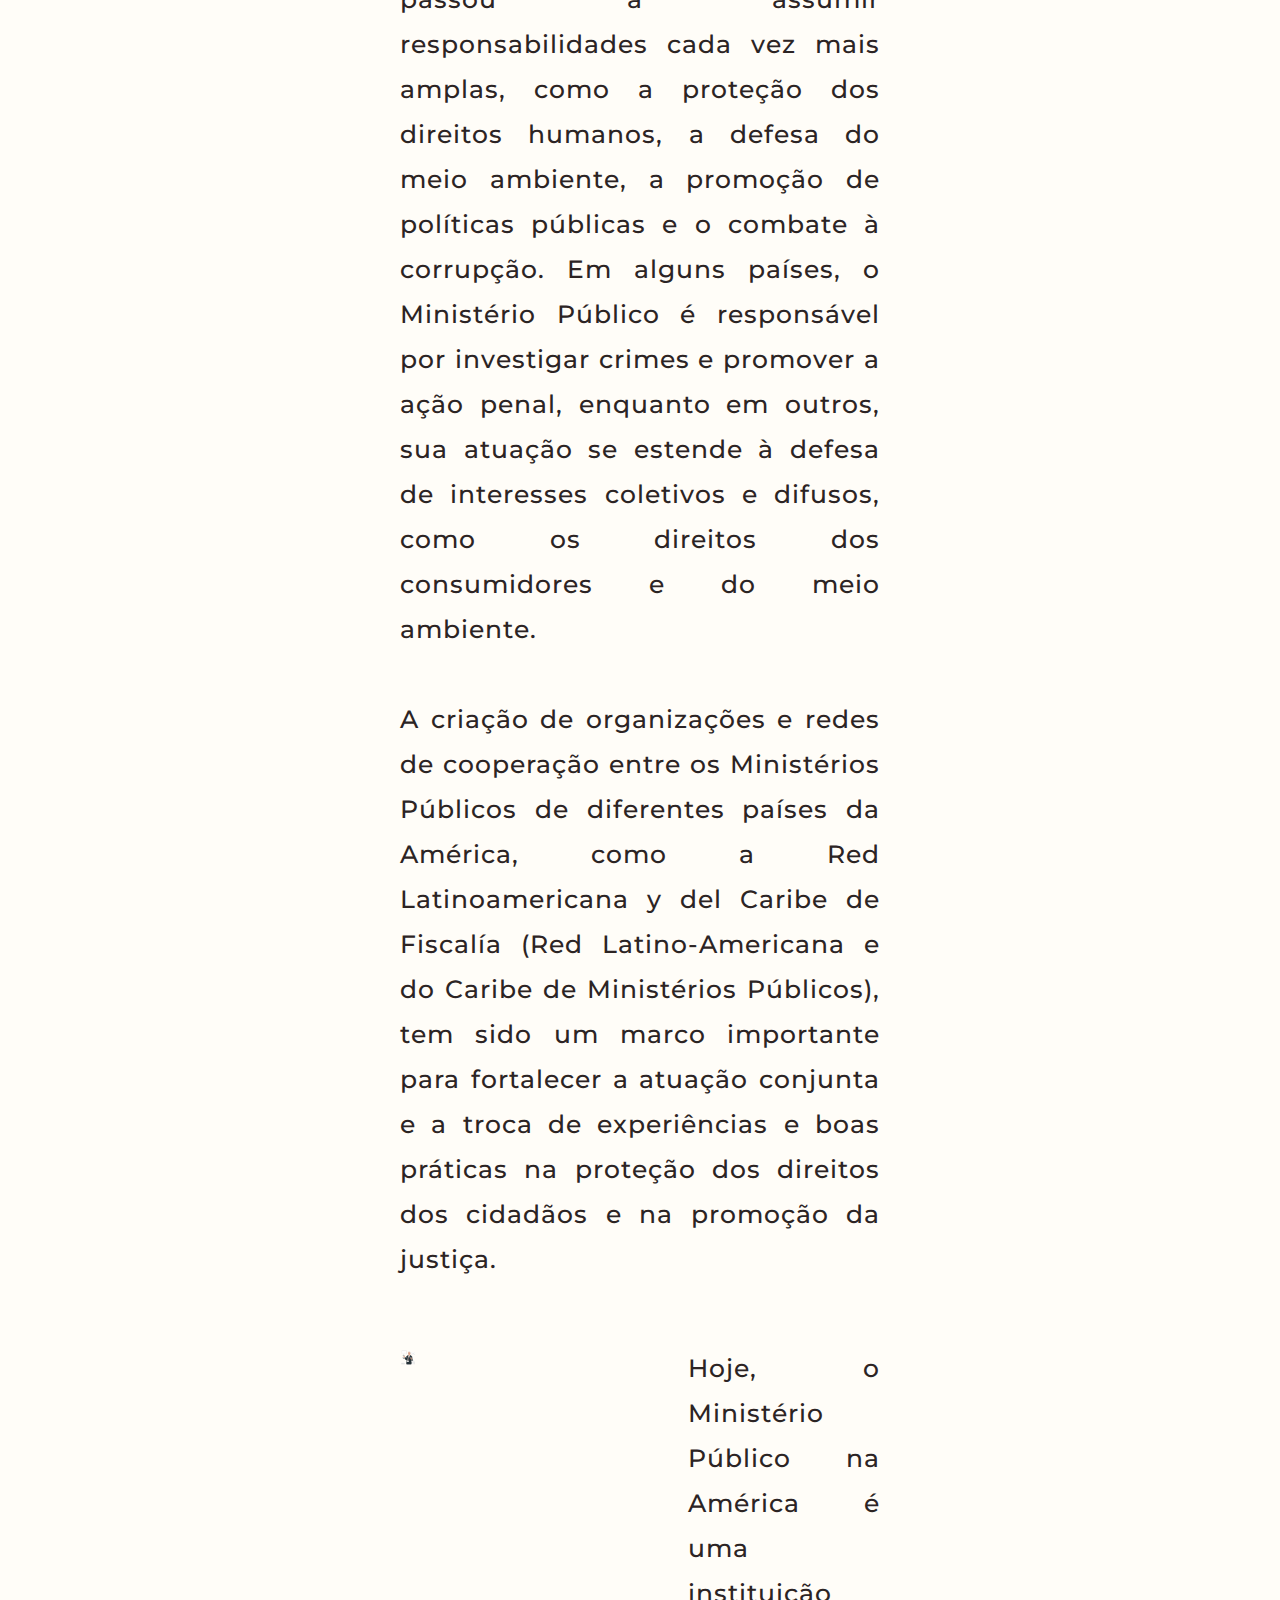
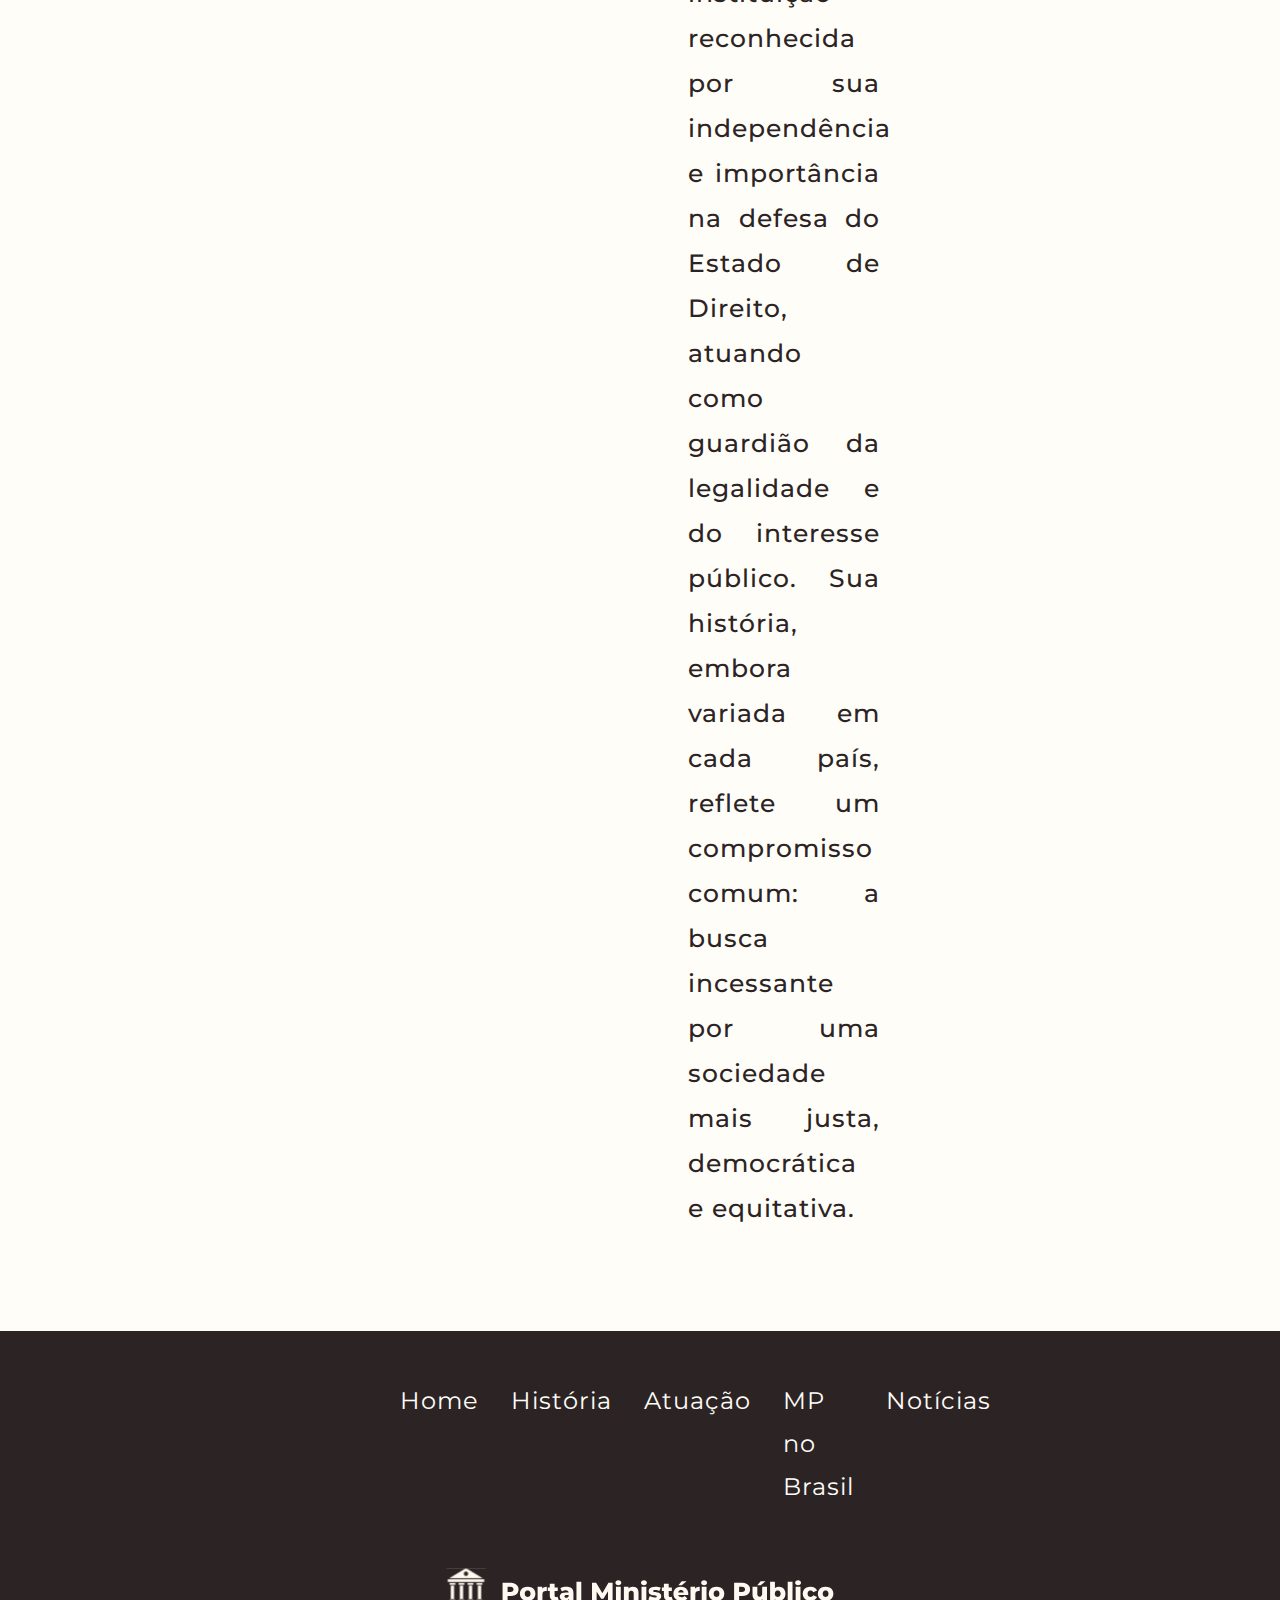
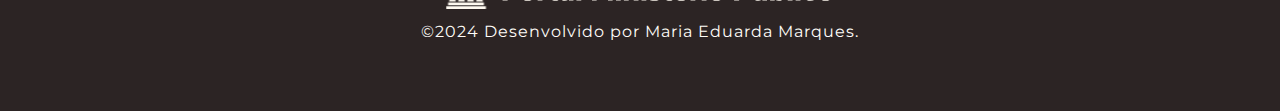
<file: pages/historia.html>
<!DOCTYPE html>
<html lang="pt-br">

<head>
    <meta charset="UTF-8">
    <meta name="viewport" content="width=device-width, initial-scale=1.0">
    <title>Portal Ministério Público</title>
    <link rel="icon" href="../img/quadra (1).png" type="image/png">
    <link rel="stylesheet" href="../style/historia.css">
</head>

<body>
    <header>
        <div class="header">
            <img src="../img/logo.svg" alt="logo" class="logo">
            <nav>
                <ul class="nav_links">
                    <li><a href="home.html">Home</a></li>
                    <li><a href="historia.html" class="active">História</a></li>
                    <li><a href="atuacao.html">Atuação</a></li>
                    <li><a href="mp_brasil.html">MP no Brasil</a></li>
                    <li><a href="noticias.html">Notícias</a></li>
                </ul>
            </nav>
        </div>
    </header>

    <section id="hero_content">
        <h1>Qual a origem do Ministério Público na América?</h1>
        <div class="paragraph_1">
            <p>O Ministério Público na América tem uma trajetória marcada pela busca constante pela justiça e pelo compromisso com a defesa dos direitos fundamentais da sociedade. A instituição, com sua atuação independente, tem se consolidado ao longo do tempo como um pilar essencial na estrutura dos sistemas jurídicos de diversos países do continente.</p>
            &nbsp;
        </div>

        <div class="paragraph_2">
            <div class="paragraph_2_text">
                <p>Desde o início, o Ministério Público na América desempenhou um papel de grande relevância no equilíbrio entre o poder público e os direitos do cidadão. Em muitos países, sua origem remonta ao período colonial, quando surgiram as primeiras manifestações de instituições responsáveis pela supervisão e fiscalização da administração pública. Ao longo dos séculos, a instituição foi se consolidando e modernizando, adaptando-se às necessidades e particularidades de cada país.</p>
            </div>
            <div class="image_p2">
                <img src="../img/Team goals-pana (1).svg" alt="">
            </div>
        </div>

        <div class="paragraph_3_4">
            <p>Com o passar do tempo, o Ministério Público na América passou a assumir responsabilidades cada vez mais amplas, como a proteção dos direitos humanos, a defesa do meio ambiente, a promoção de políticas públicas e o combate à corrupção. Em alguns países, o Ministério Público é responsável por investigar crimes e promover a ação penal, enquanto em outros, sua atuação se estende à defesa de interesses coletivos e difusos, como os direitos dos consumidores e do meio ambiente.</p>
            <p>&nbsp;</p>
            <p>A criação de organizações e redes de cooperação entre os Ministérios Públicos de diferentes países da América, como a Red Latinoamericana y del Caribe de Fiscalía (Red Latino-Americana e do Caribe de Ministérios Públicos), tem sido um marco importante para fortalecer a atuação conjunta e a troca de experiências e boas práticas na proteção dos direitos dos cidadãos e na promoção da justiça.</p>
        </div>

        <div class="paragraph_5">
            <div class="image_p5">
                <img src="../img/Lawyer-pana.svg" alt="">
            </div>
            <div class="paragraph_5_text">
                <p>Hoje, o Ministério Público na América é uma instituição reconhecida por sua independência e importância na defesa do Estado de Direito, atuando como guardião da legalidade e do interesse público. Sua história, embora variada em cada país, reflete um compromisso comum: a busca incessante por uma sociedade mais justa, democrática e equitativa.</p>
            </div>
        </div>
    </section>
    

    <footer class="footer">
        <div class="footer_pages">
            <nav>
                <ul class="footer_nav_links">
                    <a href="home.html">Home</a>
                    <a href="historia.html">História</a>
                    <a href="atuacao.html">Atuação</a>
                    <a href="mp_brasil.html">MP no Brasil</a>
                    <a href="noticias.html">Notícias</a>
                </ul>
            </nav>
        </div>

        <div class="final">
            <img src="../img/logo.svg" alt="" class="footer_logo">
            <p>&copy2024 Desenvolvido por Maria Eduarda Marques.</p>
        </div>
    </footer>
</body>
</html>
</file>
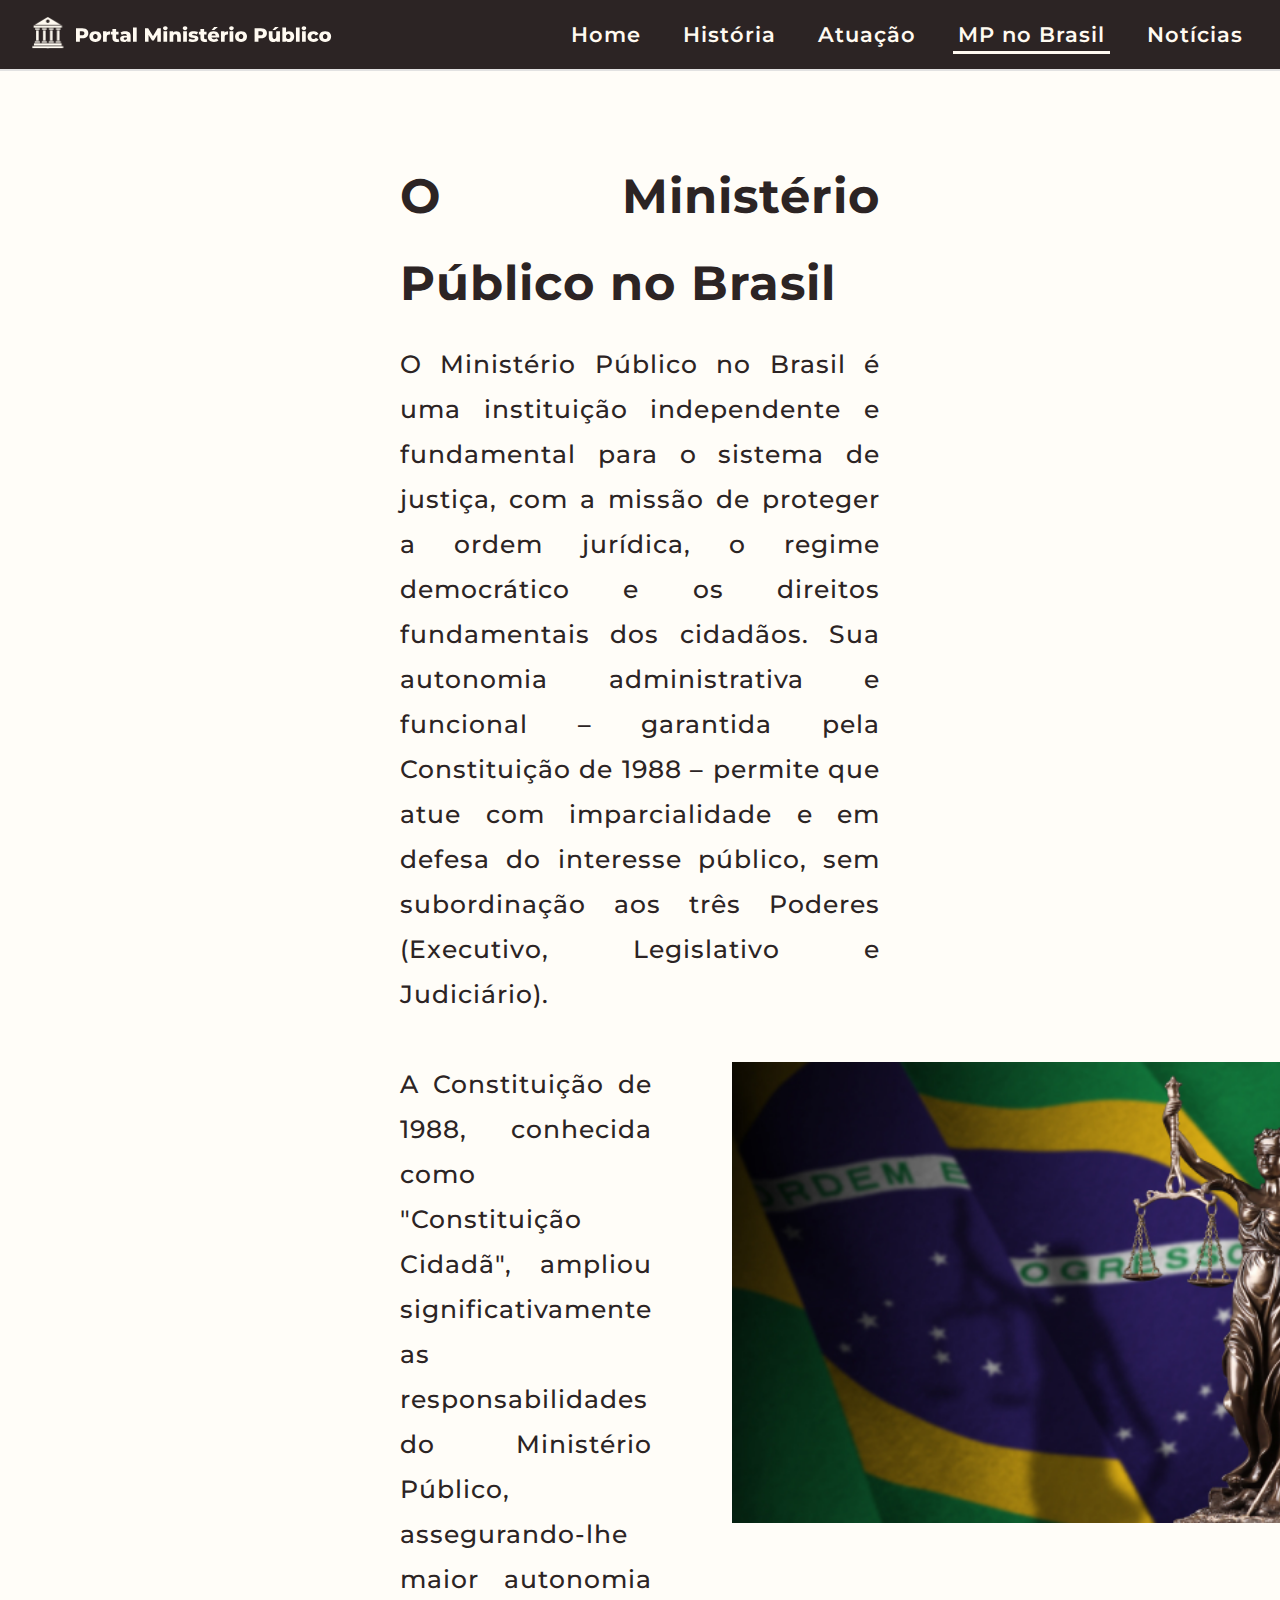
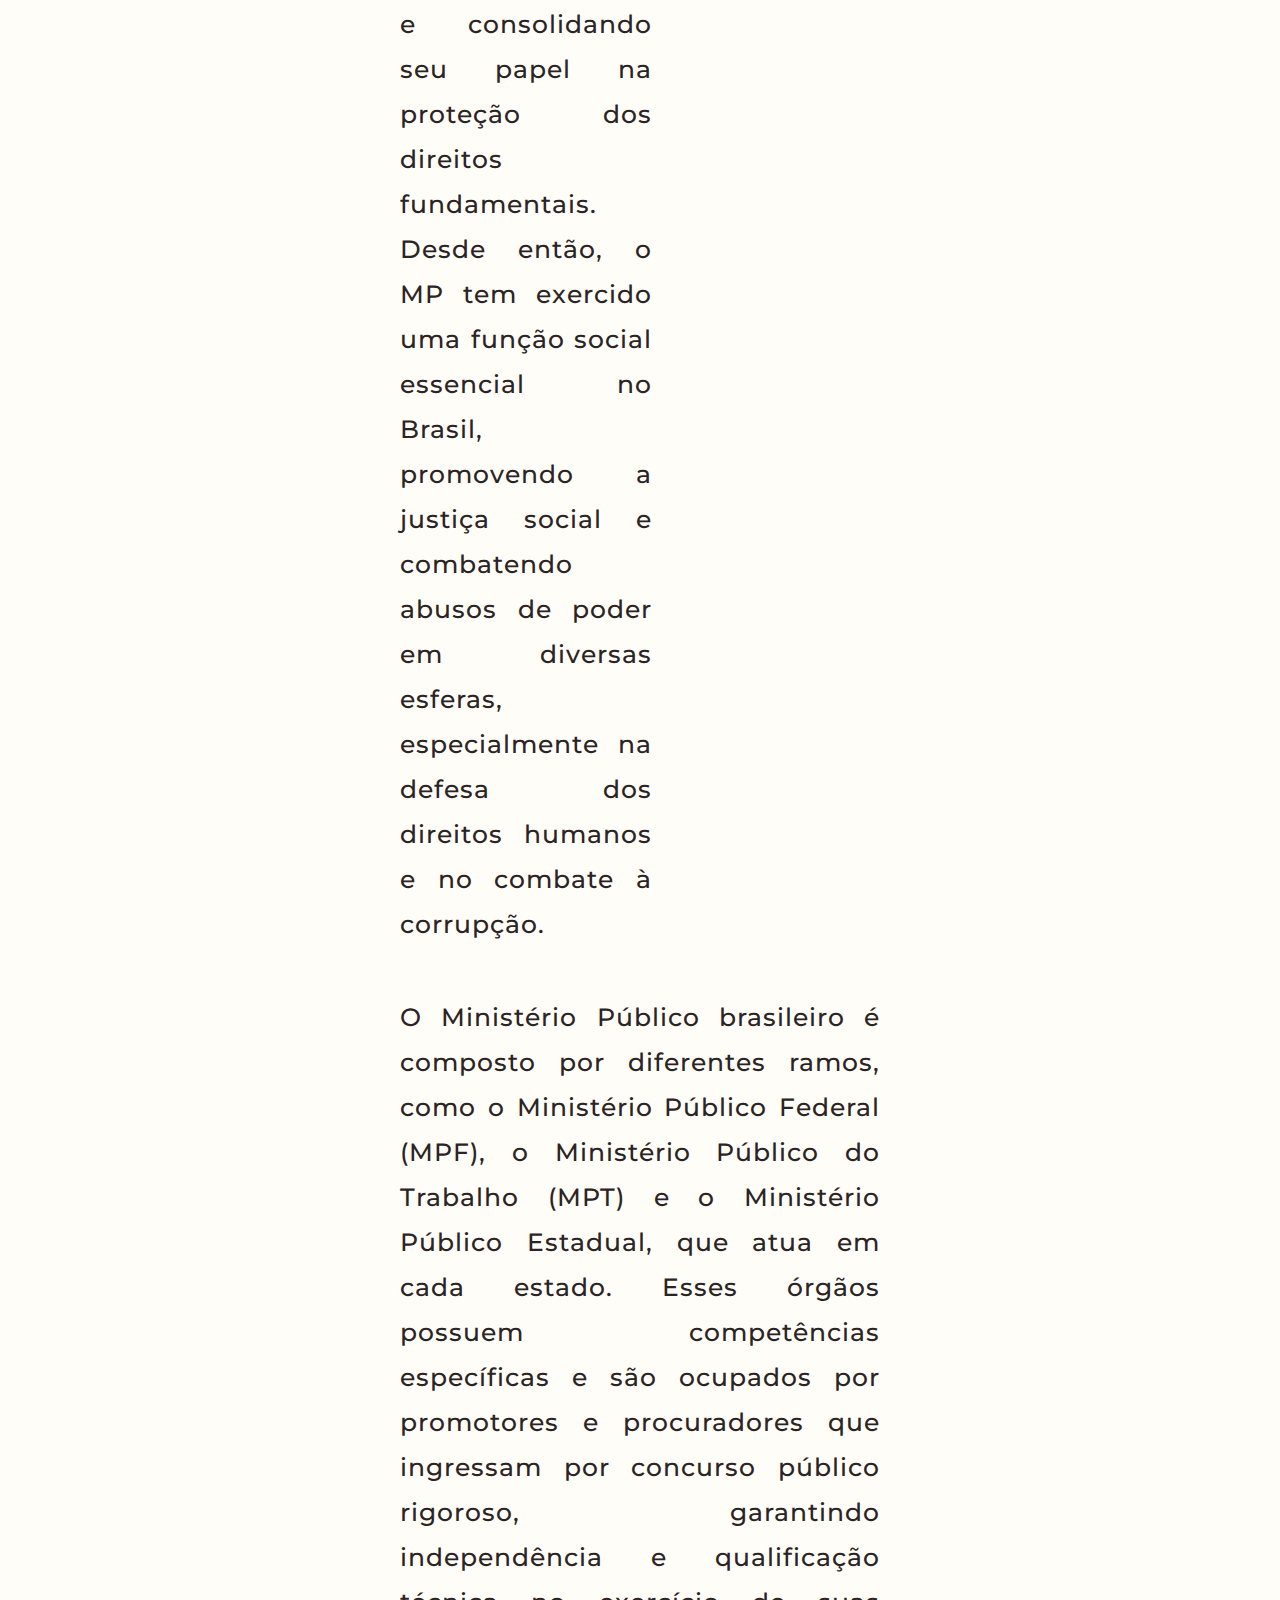
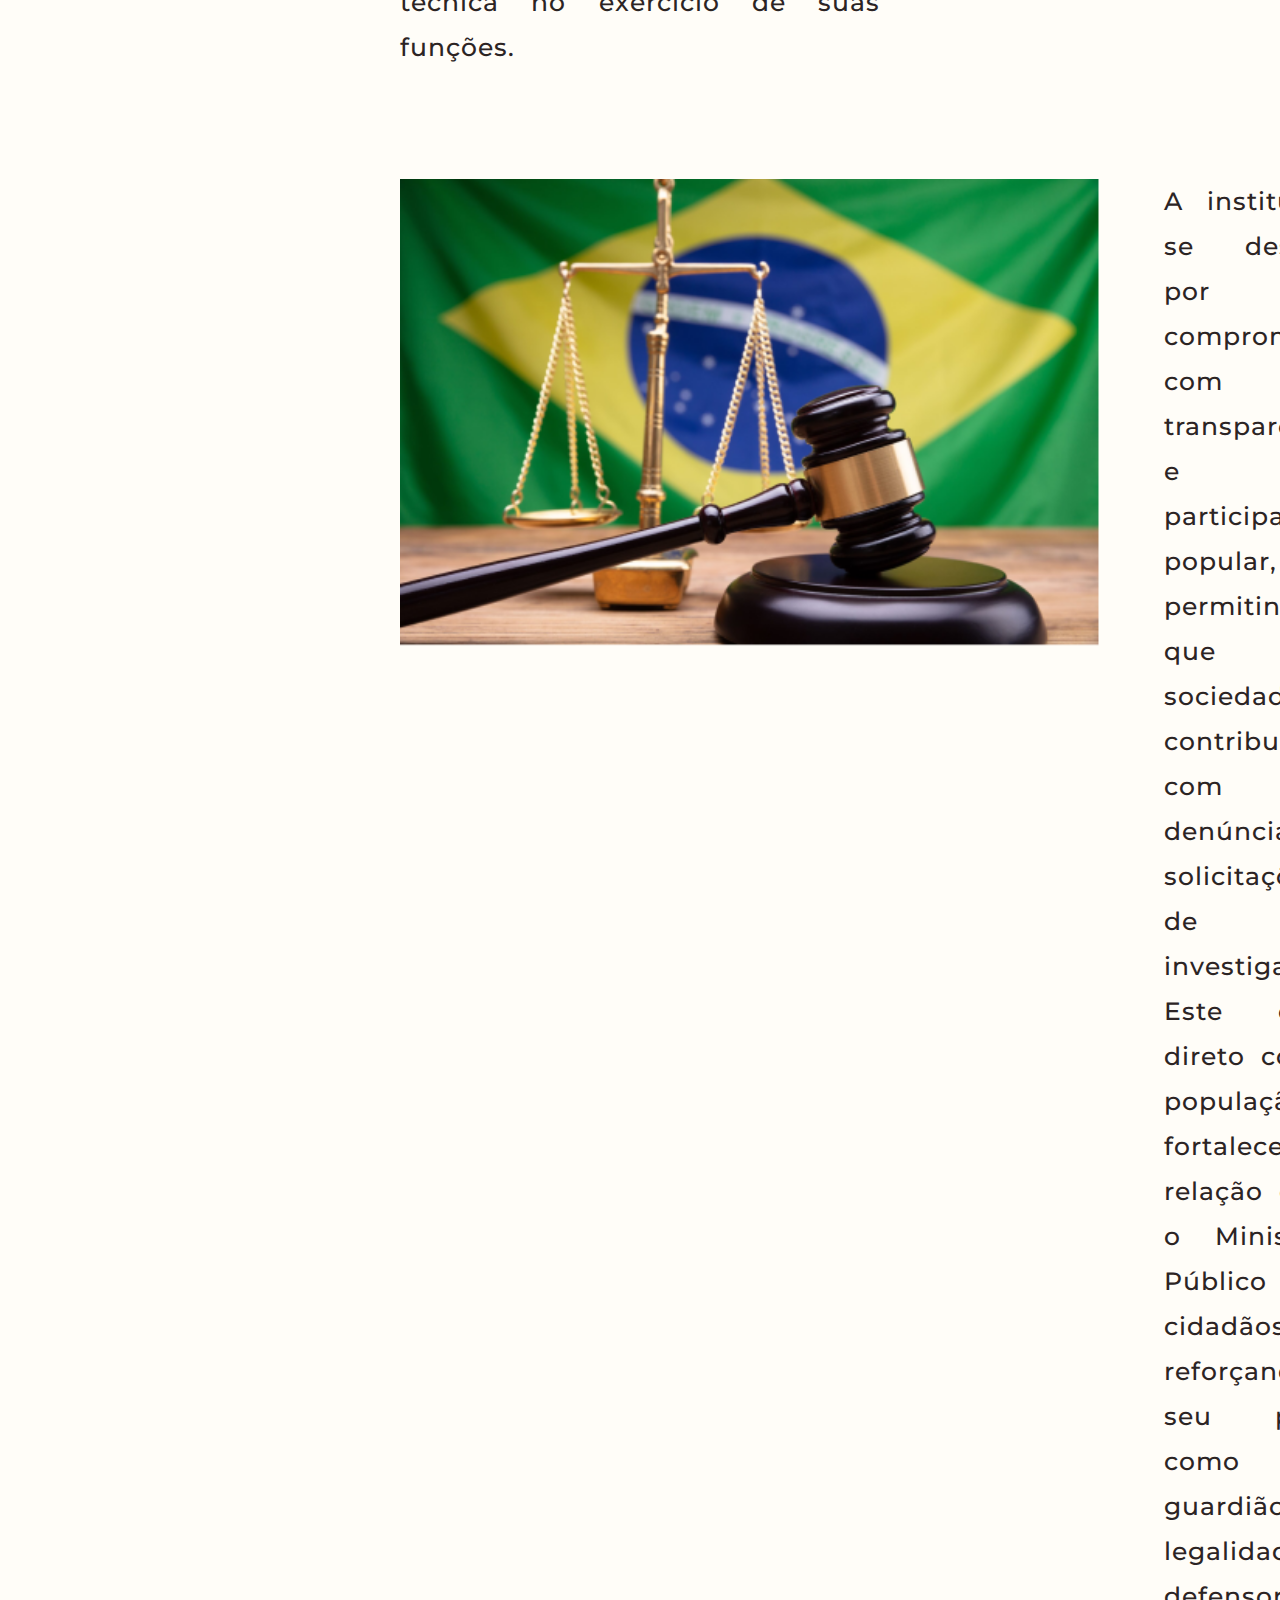
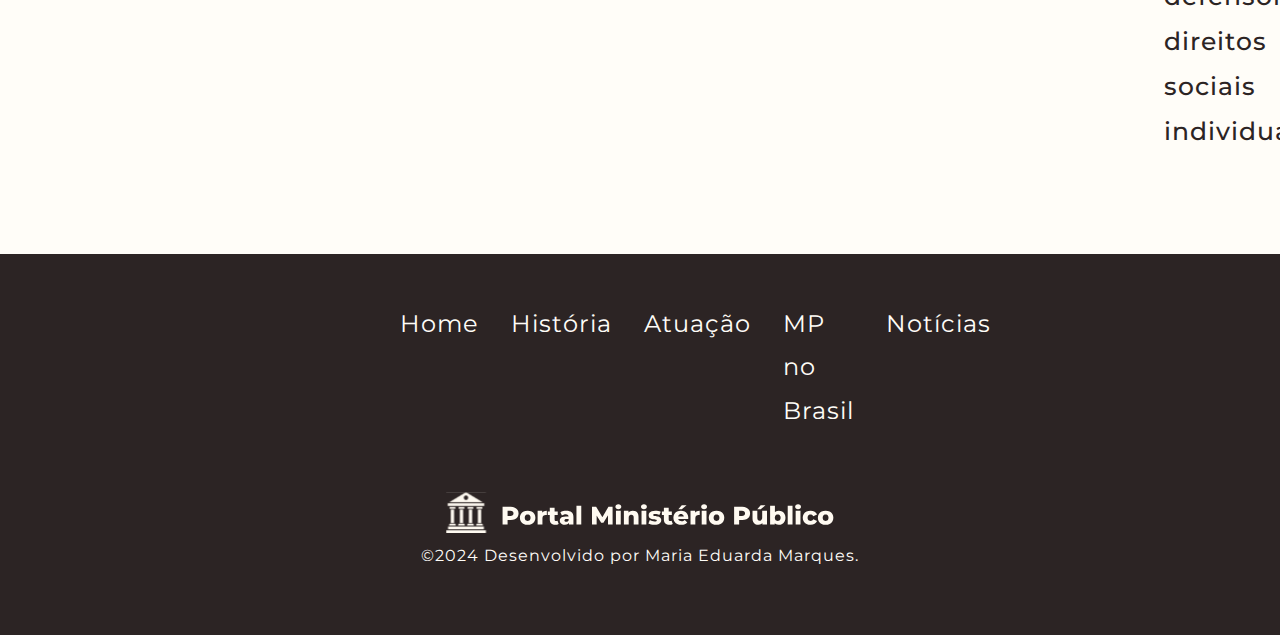
<file: pages/mp_brasil.html>
<!DOCTYPE html>
<html lang="pt-br">

<head>
    <meta charset="UTF-8">
    <meta name="viewport" content="width=device-width, initial-scale=1.0">
    <title>Portal Ministério Público</title>
    <link rel="icon" href="../img/quadra (1).png" type="image/png">
    <link rel="stylesheet" href="../style/mp_brasil.css">
</head>

<body>
    <header>
        <div class="header">
            <img src="../img/logo.svg" alt="logo" class="logo">
            <nav>
                <ul class="nav_links">
                    <li><a href="home.html">Home</a></li>
                    <li><a href="historia.html">História</a></li>
                    <li><a href="atuacao.html">Atuação</a></li>
                    <li><a href="mp_brasil.html" class="active">MP no Brasil</a></li>
                    <li><a href="noticias.html">Notícias</a></li>
                </ul>
            </nav>
        </div>
    </header>

    <section id="hero_content">    
        <h1>O Ministério Público no Brasil</h1>
        <div class="paragraph_1">
            <p>O Ministério Público no Brasil é uma instituição independente e fundamental para o sistema de justiça, com a missão de proteger a ordem jurídica, o regime democrático e os direitos fundamentais dos cidadãos. Sua autonomia administrativa e funcional – garantida pela Constituição de 1988 – permite que atue com imparcialidade e em defesa do interesse público, sem subordinação aos três Poderes (Executivo, Legislativo e Judiciário).</p>
            &nbsp;
        </div>

        <div class="paragraph_2">
            <div class="paragraph_2_text">
                <p>A Constituição de 1988, conhecida como "Constituição Cidadã", ampliou significativamente as responsabilidades do Ministério Público, assegurando-lhe maior autonomia e consolidando seu papel na proteção dos direitos fundamentais. Desde então, o MP tem exercido uma função social essencial no Brasil, promovendo a justiça social e combatendo abusos de poder em diversas esferas, especialmente na defesa dos direitos humanos e no combate à corrupção.</p>
            </div>
            <div class="image_p2">
                <img src="../img/img-bandeira.png" alt="">
            </div>
        </div>

        <div class="paragraph_3_4">
            <p>O Ministério Público brasileiro é composto por diferentes ramos, como o Ministério Público Federal (MPF), o Ministério Público do Trabalho (MPT) e o Ministério Público Estadual, que atua em cada estado. Esses órgãos possuem competências específicas e são ocupados por promotores e procuradores que ingressam por concurso público rigoroso, garantindo independência e qualificação técnica no exercício de suas funções.</p>
            <p>&nbsp;</p>
        </div>

        <div class="paragraph_5">
            <div class="image_p5">
                <img src="../img/img-brasil2.png" alt="">
            </div>
            <div class="paragraph_5_text">
                <p>A instituição se destaca por seu compromisso com a transparência e a participação popular, permitindo que a sociedade contribua com denúncias e solicitações de investigação. Este canal direto com a população fortalece a relação entre o Ministério Público e os cidadãos, reforçando seu papel como guardião da legalidade e defensor dos direitos sociais e individuais.</p>
            </div>
        </div>
    </section>
    

    <footer class="footer">
        <div class="footer_pages">
            <nav>
                <ul class="footer_nav_links">
                    <a href="home.html">Home</a>
                    <a href="historia.html">História</a>
                    <a href="atuacao.html">Atuação</a>
                    <a href="mp_brasil.html">MP no Brasil</a>
                    <a href="noticias.html">Notícias</a>
                </ul>
            </nav>
        </div>

        <div class="final">
            <img src="../img/logo.svg" alt="" class="footer_logo">
            <p>&copy2024 Desenvolvido por Maria Eduarda Marques.</p>
        </div>
    </footer>
</body>
</html>
</file>
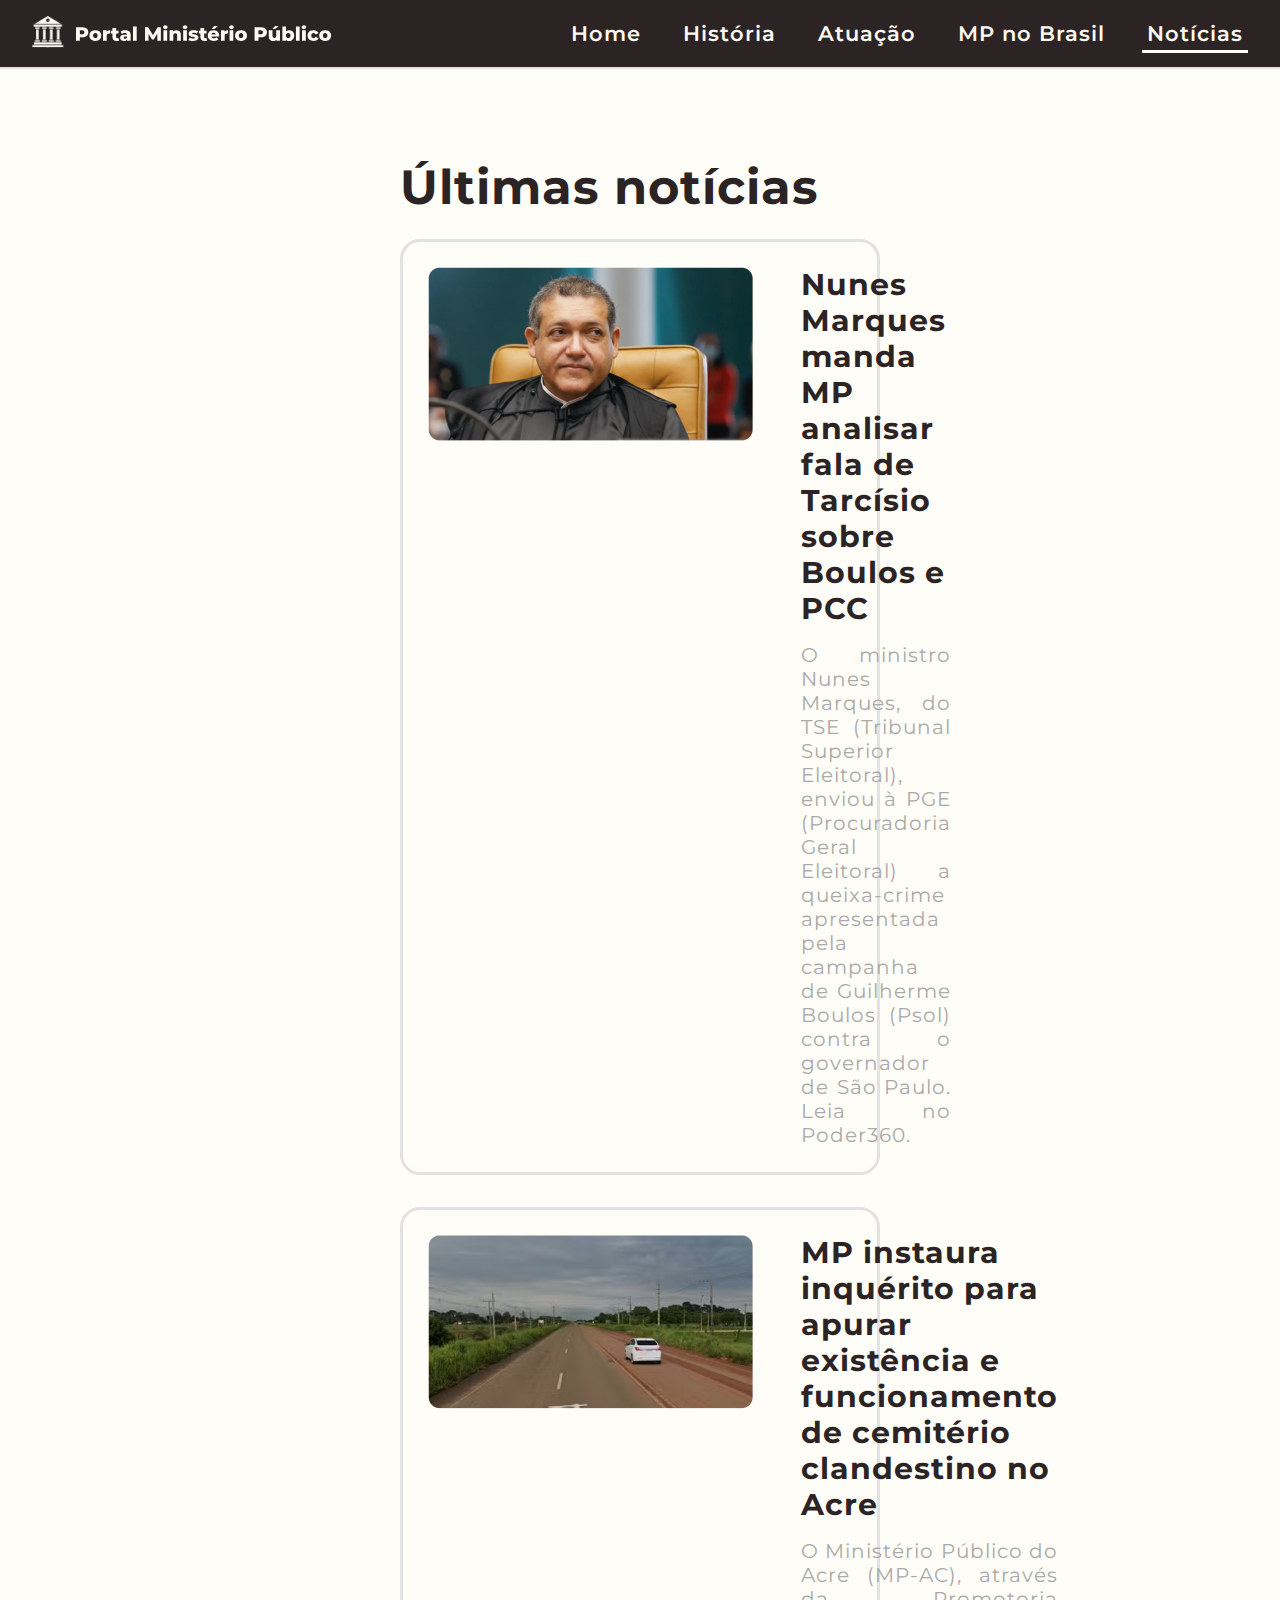
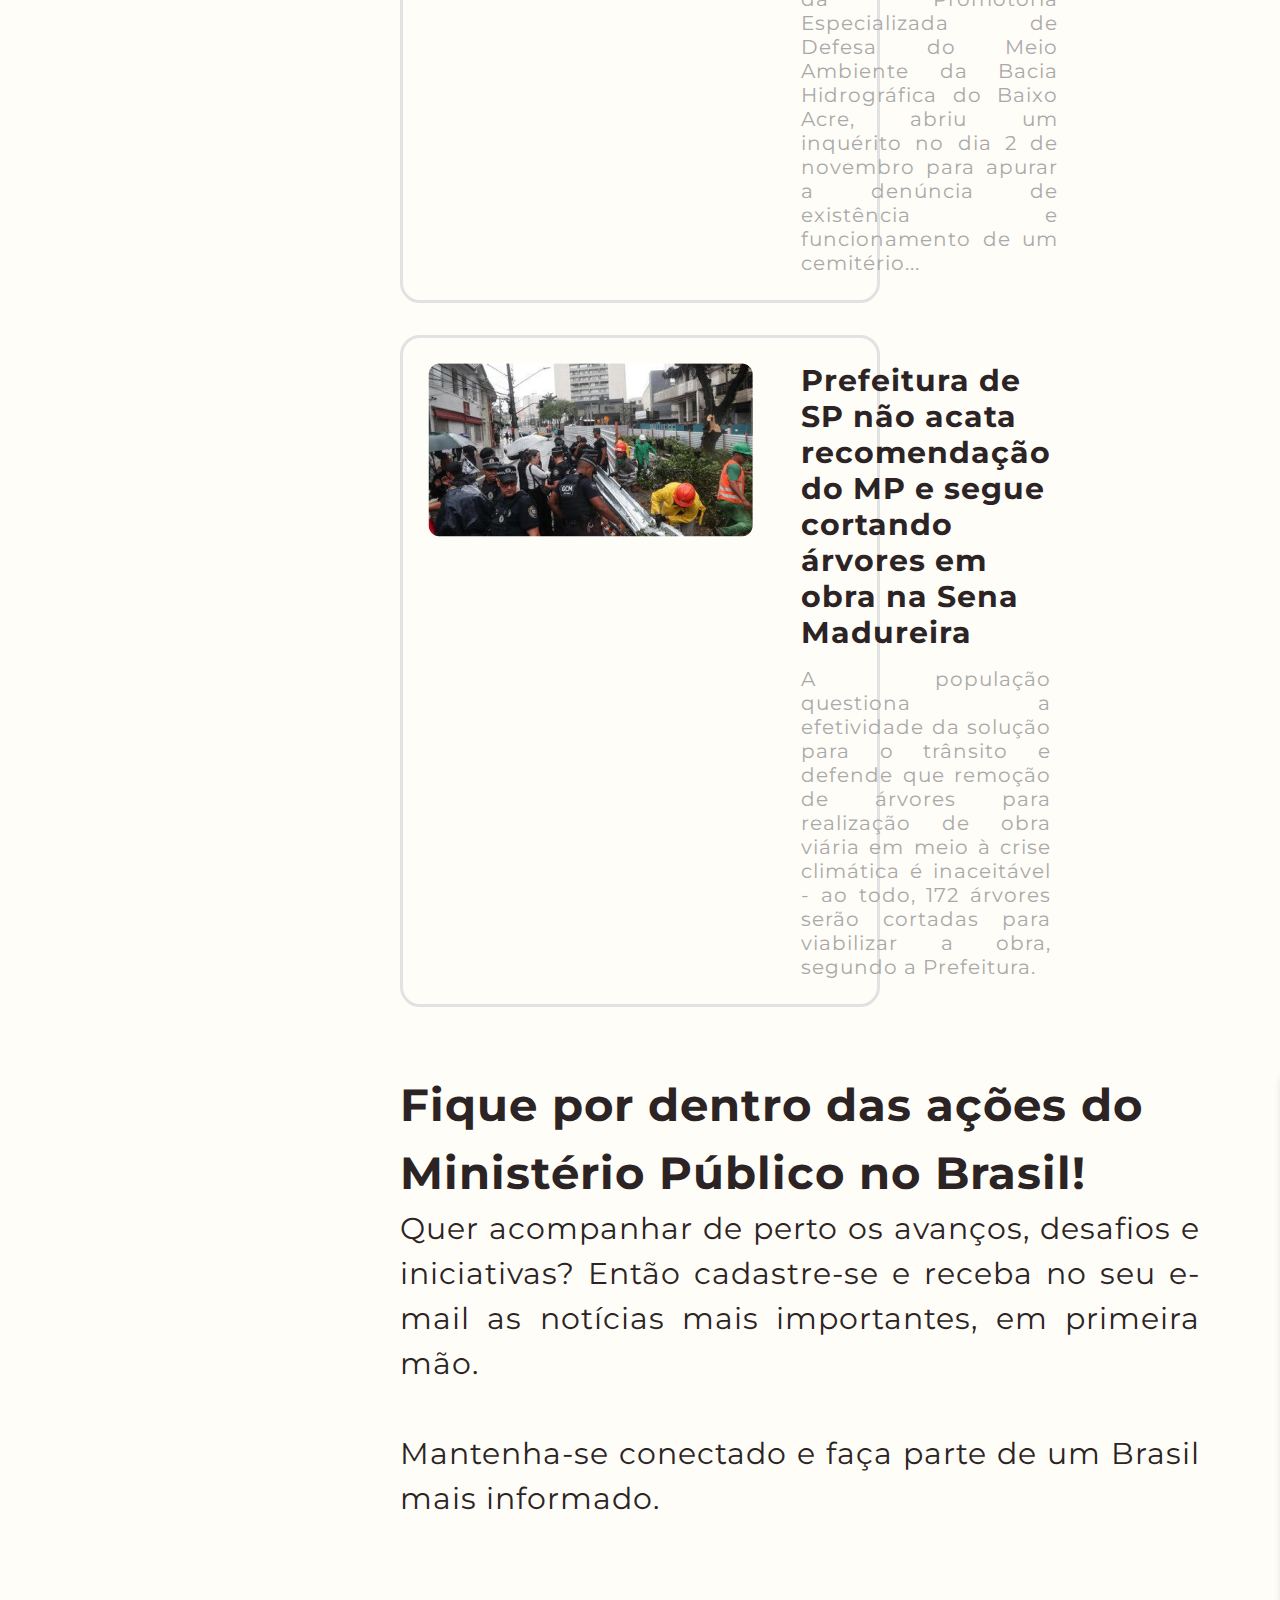
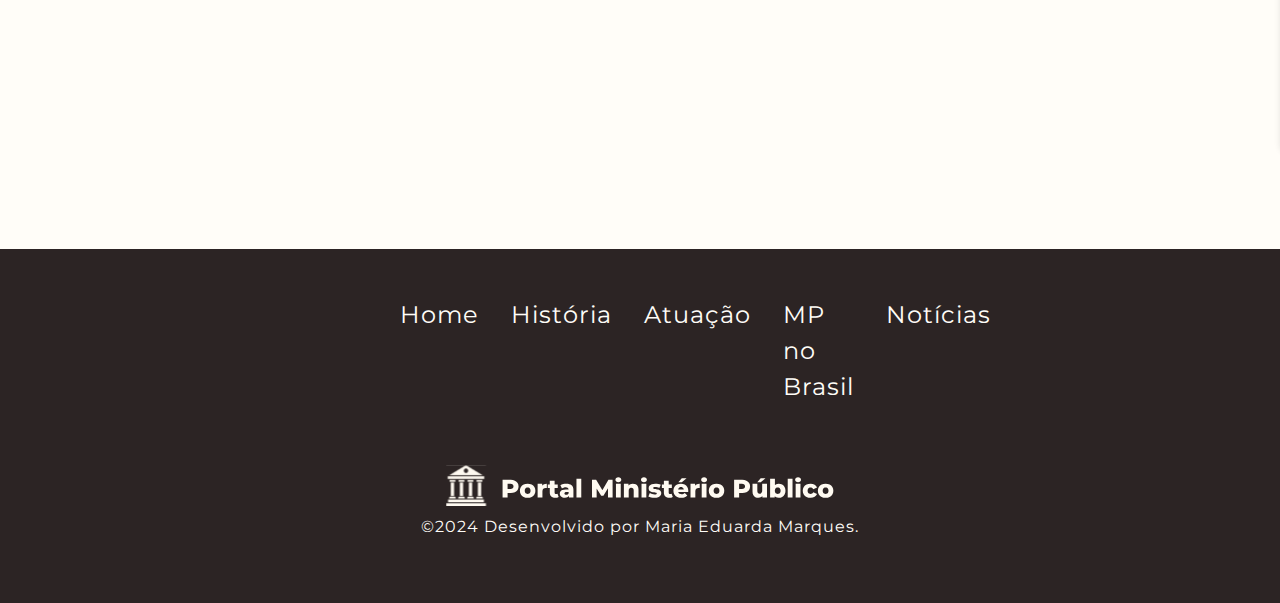
<file: pages/noticias.html>
<!DOCTYPE html>
<html lang="pt-br">

<head>
    <meta charset="UTF-8">
    <meta name="viewport" content="width=device-width, initial-scale=1.0">
    <title>Portal Ministério Público</title>
    <link rel="icon" href="../img/quadra (1).png" type="image/png">
    <link rel="stylesheet" href="../style/noticias.css">
</head>

<body>
    <header>
        <div class="header">
            <img src="../img/logo.svg" alt="logo" class="logo">
            <nav>
                <ul class="nav_links">
                    <li><a href="home.html">Home</a></li>
                    <li><a href="historia.html">História</a></li>
                    <li><a href="atuacao.html">Atuação</a></li>
                    <li><a href="mp_brasil.html">MP no Brasil</a></li>
                    <li><a href="noticias.html" class="active">Notícias</a></li>
                </ul>
            </nav>
        </div>
    </header>
    

    <section id="hero_content">
    
        <h1>Últimas notícias</h1>
        <div class="noticias">
            <div class="noticia">
                <a href="https://www.poder360.com.br/poder-eleicoes/nunes-marques-manda-mp-analisar-fala-de-tarcisio-sobre-boulos-e-pcc/">
                    <div class="noticia_container">
                        <div class="noticia_img">
                            <img src="../img/not1.png" alt="">
                            </div>
                        <div class="noticia_text">
                            <h3>Nunes Marques manda MP analisar fala de Tarcísio sobre Boulos e PCC</h3>
                            <p>O ministro Nunes Marques, do TSE (Tribunal Superior Eleitoral), enviou à PGE (Procuradoria Geral Eleitoral) a queixa-crime apresentada pela campanha de Guilherme Boulos (Psol) contra o governador de São Paulo. Leia no Poder360.</p>
                        </div>
                    </div>
                    
                </a>
            </div>

            <div class="noticia">
                <a href="https://g1.globo.com/ac/acre/noticia/2024/11/09/mp-instaura-inquerito-para-apurar-existencia-e-funcionamento-de-cemiterio-clandestino-no-acre.ghtml">
                    <div class="noticia_container">
                        <div class="noticia_img">
                            <img src="../img/not2.png" alt="">
                            </div>
                        <div class="noticia_text">
                            <h3>MP instaura inquérito para apurar existência e funcionamento de cemitério clandestino no Acre</h3>
                            <p>O Ministério Público do Acre (MP-AC), através da Promotoria Especializada de Defesa do Meio Ambiente da Bacia Hidrográfica do Baixo Acre, abriu um inquérito no dia 2 de novembro para apurar a denúncia de existência e funcionamento de um cemitério...</p>
                        </div>
                    </div>
                </a>
            </div>

            <div class="noticia">
                <a href="https://www.msn.com/pt-br/noticias/brasil/prefeitura-de-sp-n%C3%A3o-acata-recomenda%C3%A7%C3%A3o-do-mp-e-segue-cortando-%C3%A1rvores-em-obra-na-sena-madureira/ar-AA1tKPul?ocid=BingNewsVerp">
                    <div class="noticia_container">
                        <div class="noticia_img">
                            <img src="../img/not3.png" alt="">
                            </div>
                        <div class="noticia_text">
                            <h3>Prefeitura de SP não acata recomendação do MP e segue cortando árvores em obra na Sena Madureira</h3>
                            <p>A população questiona a efetividade da solução para o trânsito e defende que remoção de árvores para realização de obra viária em meio à crise climática é inaceitável - ao todo, 172 árvores serão cortadas para viabilizar a obra, segundo a Prefeitura.</p>
                        </div>
                    </div>
                </a>
            </div>
        </div>

        <div class="cadastro">
            <div class="cadastro_text">
                <h2>Fique por dentro das ações do Ministério Público no Brasil!</h2>
                <p>
                    Quer acompanhar de perto os avanços, desafios e iniciativas? Então cadastre-se e receba no seu e-mail as notícias mais importantes, em primeira mão. 
                    <br><br>
                    Mantenha-se conectado e faça parte de um Brasil mais informado.
                </p>
            </div>
            <form class="cadastro_form">
                <h2>Preencha seus dados com atenção.</h2>
                <div class="form-group">
                    <label for="inome">Nome completo</label>
                    <input type="text" name="nome" id="inome" placeholder="Seu nome completo" required>
                </div>
                <div class="form-group">
                    <label for="iemail">Email</label>
                    <input type="email" name="email" id="iemail" placeholder="seuemail@exemplo.com" required>
                </div>
                <div class="form-group">
                    <p>Deseja receber as notícias:</p>
                    <div class="radio-group">
                        <input type="radio" name="opcao" id="noticias-diarias" value="diariamente" required>
                        <label for="noticias-diarias">Diariamente</label>
                        <input type="radio" name="opcao" id="noticias-semanais" value="semanalmente" required>
                        <label for="noticias-semanais">Semanalmente</label>
                    </div>
                </div>
                <div class="form-group">
                    <p>Confira seus dados antes de clicar em “Confirmar”.</p>
                    <input type="submit" value="Confirmar">
                </div>
            </form>
        </div>
        
    </section>
    
    <footer class="footer">
        <div class="footer_pages">
            <nav>
                <ul class="footer_nav_links">
                    <a href="home.html">Home</a>
                    <a href="historia.html">História</a>
                    <a href="atuacao.html">Atuação</a>
                    <a href="mp_brasil.html">MP no Brasil</a>
                    <a href="noticias.html">Notícias</a>
                </ul>
            </nav>
        </div>

        <div class="final">
            <img src="../img/logo.svg" alt="" class="footer_logo">
            <p>&copy2024 Desenvolvido por Maria Eduarda Marques.</p>
        </div>
    </footer>
</body>
</html>
</file>
<file: style/home.css>
@import url('https://fonts.googleapis.com/css2?family=Kablammo&family=Kreon:wght@300..700&family=Montserrat:ital,wght@0,100..900;1,100..900&display=swap');

/* Reset basico */
* {
    margin: 0;
    padding: 0;
    box-sizing: border-box;
}


body {
    background-color: #FFFDF8;
    color: #2C2424;
    font-family: "Montserrat", sans-serif;
    letter-spacing: 1px;
    line-height: 1.8;
}


header {
    background-color: #595449;
    height: 6rem;
    align-items: center;
    justify-content: center;
    display: flex;
}


.header {
    margin-top: 1rem;
    transform: scale(1.3);
}


#hero_content {
    padding: 3.125rem 25rem 6.25rem 25rem; /* cima, direita, baixo, esquerda */
}


nav ul {
    list-style: none;
    display: flex;
    justify-content: center;
    gap: 13rem;
}


nav ul li a {
    text-decoration: none;
    color: #2C2424;
    font-weight: 600;
    font-size: 1.50rem;
}


/* CSS para o Sublinhado Deslizante */
.nav_links a {
    position: relative;
    color: #2C2424; /* Cor do texto */
    text-decoration: none;
    padding: 5px;
    transition: color 0.3s ease; /* Transição para a cor do texto */
}


.nav_links a::after {
    content: '';
    position: absolute;
    left: 0;
    bottom: -2px; /* Posiciona a linha abaixo do texto */
    width: 100%;
    height: 3px; /* Espessura da linha */
    background: #2C2424; /* Cor da linha */
    transform: scaleX(0); /* Inicia invisível */
    transition: transform 0.3s ease; /* Transição suave */
}


/* Exibe a linha ao passar o mouse */
.nav_links a:hover::after {
    transform: scaleX(1);
}


/* Mantém a linha visível para o link ativo */
.nav_links a.active::after {
    transform: scaleX(1); /* Mantém o sublinhado */
}


/* Mudança de cor ao passar o mouse */
.nav_links a:hover {
    color: #2C2424;
}


/* Opcional: Muda a cor do texto para o link ativo */
.nav_links a.active {
    color: #2C2424;
}


.hero_image {
    align-items: center;
    justify-content: center;
    display: flex;
    padding: 1rem 0rem 3rem 0rem;
}


.hero_image img {
    height: 40rem;
}


.hero_title {
    text-align: center;
    padding: 40px;
}


.hero_title h1 {
    display: flex;
    justify-content: center;
    align-items: center;
    font-size: 3rem;
    margin-bottom: 1rem;
}


.hero_title h3 {
    font-size: 1.5rem;
    font-style: normal;
    font-weight: 600;
    margin-bottom: 1rem;
    color: #595449;
}


.div_line {
    border: solid #595449 1px;
    margin: 0rem 0rem 5rem 0rem;
}


.paragraph_1 {
    display: flex;
    gap: 17rem;
    margin-bottom: 3rem;
}


.paragraph_1_text {
    font-size: 1.5625rem;
    font-weight: 500;
    width: 45%;
}


.image_p1 {
    width: 32%;
    height: auto;
}


.paragraph_2_3 {
    font-size: 1.5625rem;
    font-weight: 500;
}


.paragraph_4 {
    display: flex;
    gap: 17rem;
}


.paragraph_4_text {
    font-size: 1.5625rem;
    font-weight: 500;
    width: 45%;
}


.image_p4 {
    width: 32%;
    height: auto;
}



.footer {
    background-color: #2C2424;
    color: #FFFDF8;
    padding: 3rem 25rem 1rem 25rem;
}


.footer a {
    color: #FFFDF8;
    text-decoration: none;
}


.footer a:hover {
    text-decoration: underline;
}


.footer_nav_links a {
    font-size: 1.5rem;
}


.privacy_terms {
    margin-top: 3rem;
    display: flex;
    align-items: center;
    justify-content: center;
    gap: 3rem;
    font-size: 1.3rem;
}


.contact_credits {
    display: flex;
    gap: 20rem;
    margin-top: 3rem;
}


.contact p {
    font-size: 1.5rem;
}


.contact h1, p {
    margin-bottom: 1rem;
}


.media {
    display: flex;
    text-decoration: none;
    gap: 1.2rem;
}


.media img {
    height: 3rem;
}


.credits h1 {
    margin-bottom: 1rem;
}


.credits_links {
    display: flex;
    gap: 1rem;
    font-size: 0.8rem;
}


.final {
    display: grid;
    place-items: center; /* Centraliza horizontal e verticalmente */
    margin-top: 2rem;
}


.final img {
    transform: scale(1.2);
    margin-bottom: 0.5rem;
}
</file>
<file: style/atuacao.css>
@import url('https://fonts.googleapis.com/css2?family=Kablammo&family=Kreon:wght@300..700&family=Montserrat:ital,wght@0,100..900;1,100..900&display=swap');

/* Reset básico */
* {
    margin: 0;
    padding: 0;
    box-sizing: border-box;
}

body {
    background-color: #FFFDF8;
    color: #2C2424;
    font-family: "Montserrat", sans-serif;
    letter-spacing: 0.0625rem; /* 1px em rem */
    line-height: 1.5;
    text-align: justify;
}

header {
    padding: 1rem 2rem; /* Espaçamento interno */
    background-color: #2C2424; /* Cor de fundo opcional */
    border-bottom: solid 0.125rem #e2e2e2; /* Linha inferior opcional */
}

/* Div principal do cabeçalho */
.header {
    display: flex;
    align-items: center;
    justify-content: space-between; /* Espaça a logo e os links */
}

/* Logo */
.logo {
    width: 18.75rem; /* 300px em rem */
    height: auto;
}

/* Links de navegação */
nav ul {
    list-style: none;
    display: flex;
    gap: 2rem;
    margin: 0;
    padding: 0;
}

nav ul li a {
    text-decoration: none;
    color: #FFFAF1;
    font-weight: 600;
    font-size: 1.3rem;
}

/* CSS para o Sublinhado Deslizante */
.nav_links a {
    position: relative;
    color: #FFFAF1; /* Cor do texto */
    text-decoration: none;
    padding: 0.3125rem; /* 5px em rem */
    transition: color 0.3s ease; /* Transição para a cor do texto */
}

.nav_links a::after {
    content: '';
    position: absolute;
    left: 0;
    bottom: -0.125rem; /* -2px em rem */
    width: 100%;
    height: 0.1875rem; /* 3px em rem */
    background: #FFFAF1; /* Cor da linha */
    transform: scaleX(0); /* Inicia invisível */
    transition: transform 0.3s ease; /* Transição suave */
}

/* Exibe a linha ao passar o mouse */
.nav_links a:hover::after {
    transform: scaleX(1);
}

/* Mantém a linha visível para o link ativo */
.nav_links a.active::after {
    transform: scaleX(1); /* Mantém o sublinhado */
}

/* Mudança de cor ao passar o mouse */
.nav_links a:hover {
    color: #FFFAF1;
}

/* Opcional: Muda a cor do texto para o link ativo */
.nav_links a.active {
    color: #FFFAF1;
}

#hero_content {
    padding: 3.125rem 25rem 6.25rem 25rem; /* cima, direita, baixo, esquerda */
}

#hero_content h1 {
    font-size: 3rem;
    margin-top: 2rem;
    margin-bottom: 1rem;
}

.paragraph_1 {
    font-size: 1.5625rem; /* 25px em rem */
    font-weight: 500;
}

.areas {
    display: flex;
    flex-direction: column;
    gap: 4rem; /* Espaçamento entre os grupos */
    margin: 0 auto; /* Centraliza o contêiner */
    max-width: 125rem; /* 2000px em rem */
    margin-top: 2rem;
    margin-bottom: 3rem;
}

.areas_1, .areas_2 {
    display: grid;
    grid-template-columns: repeat(auto-fit, minmax(12.5rem, 1fr)); /* 200px em rem */
    gap: 1.5rem; /* 24px em rem */
}

.item {
    text-align: center; /* Centraliza o conteúdo dentro do item */
}

.item_img img {
    max-width: auto; /* Imagem responsiva */
    height: 18.75rem; /* 300px em rem */
}

.area_texto {
    margin-top: 0.5rem; /* 8px em rem */
    font-size: 1.5rem; /* 24px em rem */
    color: #333; /* Cor do texto */
    font-weight: 700;
}

.paragraph_2 {
    font-size: 1.5625rem; /* 25px em rem */
    font-weight: 500;
}

.footer {
    background-color: #2C2424;
    color: #FFFDF8;
    padding: 3rem 25rem 1rem 25rem;
}

.footer a {
    color: #FFFDF8;
    text-decoration: none;
    margin-bottom: 2rem;
}

.footer a:hover {
    text-decoration: underline;
}

.footer_nav_links a {
    font-size: 1.5rem; /* 24px em rem */
}

.final {
    display: grid;
    place-items: center; /* Centraliza horizontal e verticalmente */
    margin-top: 2rem;
    margin-bottom: 3rem;
}

.final img {
    transform: scale(1.2);
    margin-bottom: 0.5rem; /* 8px em rem */
}
</file>
<file: style/historia.css>
@import url('https://fonts.googleapis.com/css2?family=Kablammo&family=Kreon:wght@300..700&family=Montserrat:ital,wght@0,100..900;1,100..900&display=swap');

/* Reset básico */
* {
    margin: 0;
    padding: 0;
    box-sizing: border-box;
}

body {
    background-color: #FFFDF8;
    color: #2C2424;
    font-family: "Montserrat", sans-serif;
    letter-spacing: 0.0625rem; /* 1px em rem */
    line-height: 1.8;
    text-align: justify;
}

header {
    padding: 1rem 2rem; /* Espaçamento interno */
    background-color: #2C2424; /* Cor de fundo opcional */
    border-bottom: solid 0.125rem #e2e2e2; /* Linha inferior opcional */
}

/* Div principal do cabeçalho */
.header {
    display: flex;
    align-items: center;
    justify-content: space-between; /* Espaça a logo e os links */
}

/* Logo */
.logo {
    width: 18.75rem; /* 300px em rem */
    height: auto;
}

/* Links de navegação */
nav ul {
    list-style: none;
    display: flex;
    gap: 2rem;
    margin: 0;
    padding: 0;
}

nav ul li a {
    text-decoration: none;
    color: #FFFAF1;
    font-weight: 600;
    font-size: 1.3rem; /* 20.8px em rem */
}

/* CSS para o Sublinhado Deslizante */
.nav_links a {
    position: relative;
    color: #FFFAF1; /* Cor do texto */
    text-decoration: none;
    padding: 0.3125rem; /* 5px em rem */
    transition: color 0.3s ease; /* Transição para a cor do texto */
}

.nav_links a::after {
    content: '';
    position: absolute;
    left: 0;
    bottom: -0.125rem; /* -2px em rem */
    width: 100%;
    height: 0.1875rem; /* 3px em rem */
    background: #FFFAF1; /* Cor da linha */
    transform: scaleX(0); /* Inicia invisível */
    transition: transform 0.3s ease; /* Transição suave */
}

/* Exibe a linha ao passar o mouse */
.nav_links a:hover::after {
    transform: scaleX(1);
}

/* Mantém a linha visível para o link ativo */
.nav_links a.active::after {
    transform: scaleX(1); /* Mantém o sublinhado */
}

/* Mudança de cor ao passar o mouse */
.nav_links a:hover {
    color: #FFFAF1;
}

/* Opcional: Muda a cor do texto para o link ativo */
.nav_links a.active {
    color: #FFFAF1;
}

#hero_content {
    padding: 3.125rem 25rem 6.25rem 25rem; /* cima, direita, baixo, esquerda */
}

#hero_content h1 {
    font-size: 3rem; /* 48px em rem */
    margin-top: 2rem; /* 32px em rem */
    margin-bottom: 1rem; /* 16px em rem */
}

.paragraph_1 {
    font-size: 1.5625rem; /* 25px em rem */
    font-weight: 500;
}

.paragraph_2 {
    display: flex;
    gap: 12rem; /* 192px em rem */
    margin-bottom: 3rem; /* 48px em rem */
}

.paragraph_2_text {
    font-size: 1.5625rem; /* 25px em rem */
    font-weight: 500;
    width: 40%;
}

.image_p2 {
    width: 45%;
    height: auto;
}

.paragraph_3_4 {
    font-size: 1.5625rem; /* 25px em rem */
    font-weight: 500;
}

.paragraph_5 {
    display: flex;
    gap: 17rem; /* 272px em rem */
    margin-top: 4rem; /* 64px em rem */
}

.image_p5 {
    width: 40%;
    height: auto;
}

.paragraph_5_text {
    font-size: 1.5625rem; /* 25px em rem */
    font-weight: 500;
    width: 40%;
}

.footer {
    background-color: #2C2424;
    color: #FFFDF8;
    padding: 3rem 25rem 1rem 25rem;
}

.footer a {
    color: #FFFDF8;
    text-decoration: none;
    margin-bottom: 2rem; /* 32px em rem */
}

.footer a:hover {
    text-decoration: underline;
}

.footer_nav_links a {
    font-size: 1.5rem; /* 24px em rem */
}

.final {
    display: grid;
    place-items: center; /* Centraliza horizontal e verticalmente */
    margin-top: 2rem; /* 32px em rem */
    margin-bottom: 3rem; /* 48px em rem */
}

.final img {
    transform: scale(1.2);
    margin-bottom: 0.5rem; /* 8px em rem */
}
</file>
<file: style/mp_brasil.css>
@import url('https://fonts.googleapis.com/css2?family=Kablammo&family=Kreon:wght@300..700&family=Montserrat:ital,wght@0,100..900;1,100..900&display=swap');

/* Reset básico */
* {
    margin: 0;
    padding: 0;
    box-sizing: border-box;
}

body {
    background-color: #FFFDF8;
    color: #2C2424;
    font-family: "Montserrat", sans-serif;
    letter-spacing: 0.0625rem; /* 1px em rem */
    line-height: 1.8;
    text-align: justify;
}

header {
    padding: 1rem 2rem; /* Espaçamento interno */
    background-color: #2C2424; /* Cor de fundo opcional */
    border-bottom: solid 0.125rem #e2e2e2; /* Linha inferior opcional */
}

/* Div principal do cabeçalho */
.header {
    display: flex;
    align-items: center;
    justify-content: space-between; /* Espaça a logo e os links */
}

/* Logo */
.logo {
    width: 18.75rem; /* 300px em rem */
    height: auto;
}

/* Links de navegação */
nav ul {
    list-style: none;
    display: flex;
    gap: 2rem;
    margin: 0;
    padding: 0;
}

nav ul li a {
    text-decoration: none;
    color: #FFFAF1;
    font-weight: 600;
    font-size: 1.3rem; /* 20.8px em rem */
}

/* CSS para o Sublinhado Deslizante */
.nav_links a {
    position: relative;
    color: #FFFAF1; /* Cor do texto */
    text-decoration: none;
    padding: 0.3125rem; /* 5px em rem */
    transition: color 0.3s ease; /* Transição para a cor do texto */
}

.nav_links a::after {
    content: '';
    position: absolute;
    left: 0;
    bottom: -0.125rem; /* -2px em rem */
    width: 100%;
    height: 0.1875rem; /* 3px em rem */
    background: #FFFAF1; /* Cor da linha */
    transform: scaleX(0); /* Inicia invisível */
    transition: transform 0.3s ease; /* Transição suave */
}

/* Exibe a linha ao passar o mouse */
.nav_links a:hover::after {
    transform: scaleX(1);
}

/* Mantém a linha visível para o link ativo */
.nav_links a.active::after {
    transform: scaleX(1); /* Mantém o sublinhado */
}

/* Mudança de cor ao passar o mouse */
.nav_links a:hover {
    color: #FFFAF1;
}

/* Opcional: Muda a cor do texto para o link ativo */
.nav_links a.active {
    color: #FFFAF1;
}

#hero_content {
    padding: 3.125rem 25rem 6.25rem 25rem; /* cima, direita, baixo, esquerda */
}

#hero_content h1 {
    font-size: 3rem; /* 48px em rem */
    margin-top: 2rem; /* 32px em rem */
    margin-bottom: 1rem; /* 16px em rem */
}

.paragraph_1 {
    font-size: 1.5625rem; /* 25px em rem */
    font-weight: 500;
}

.paragraph_2 {
    display: flex;
    gap: 5rem; /* 80px em rem */
    margin-bottom: 3rem; /* 48px em rem */
}

.paragraph_2_text {
    font-size: 1.5625rem; /* 25px em rem */
    font-weight: 500;
    width: 43.75rem; /* 700px em rem */
}

.image_p2 img {
    width: 43.75rem; /* 700px em rem */
    height: auto;
}

.paragraph_3_4 {
    font-size: 1.5625rem; /* 25px em rem */
    font-weight: 500;
}

.paragraph_5 {
    display: flex;
    gap: 4rem; /* 64px em rem */
    margin-top: 4rem; /* 64px em rem */
}

.image_p5 img{
    width: 43.75rem; /* 700px em rem */
    height: auto;
}

.paragraph_5_text {
    font-size: 1.5625rem; /* 25px em rem */
    font-weight: 500;
    width: 43.75rem; /* 700px em rem */
}

.footer {
    background-color: #2C2424;
    color: #FFFDF8;
    padding: 3rem 25rem 1rem 25rem;
}

.footer a {
    color: #FFFDF8;
    text-decoration: none;
    margin-bottom: 2rem; /* 32px em rem */
}

.footer a:hover {
    text-decoration: underline;
}

.footer_nav_links a {
    font-size: 1.5rem; /* 24px em rem */
}

.final {
    display: grid;
    place-items: center; /* Centraliza horizontal e verticalmente */
    margin-top: 2rem; /* 32px em rem */
    margin-bottom: 3rem; /* 48px em rem */
}

.final img {
    transform: scale(1.2);
    margin-bottom: 0.5rem; /* 8px em rem */
}
</file>
<file: style/noticias.css>
@import url('https://fonts.googleapis.com/css2?family=Kablammo&family=Kreon:wght@300..700&family=Montserrat:ital,wght@0,100..900;1,100..900&display=swap');

/* Reset básico */
* {
    margin: 0;
    padding: 0;
    box-sizing: border-box;
}

body {
    background-color: #FFFDF8;
    color: #2C2424;
    font-family: "Montserrat", sans-serif;
    letter-spacing: 0.0625rem;
    line-height: 1.5;
    text-align: justify;
}

header {
    padding: 1rem 2rem; /* Espaçamento interno */
    background-color: #2C2424; /* Cor de fundo opcional */
    border-bottom: solid 0.125rem #e2e2e2; /* Linha inferior opcional */
}

/* Div principal do cabeçalho */
.header {
    display: flex;
    align-items: center;
    justify-content: space-between; /* Espaça a logo e os links */
}

/* Logo */
.logo {
    width: 18.75rem; /* Tamanho da logo */
    height: auto;
}

/* Links de navegação */
nav ul {
    list-style: none;
    display: flex;
    gap: 2rem;
    margin: 0;
    padding: 0;
}

nav ul li a {
    text-decoration: none;
    color: #FFFAF1;
    font-weight: 600;
    font-size: 1.3rem;
}

/* CSS para o Sublinhado Deslizante */
.nav_links a {
    position: relative;
    color: #FFFAF1; /* Cor do texto */
    text-decoration: none;
    padding: 0.3125rem;
    transition: color 0.3s ease; /* Transição para a cor do texto */
}

.nav_links a::after {
    content: '';
    position: absolute;
    left: 0;
    bottom: -0.125rem; /* Posiciona a linha abaixo do texto */
    width: 100%;
    height: 0.1875rem; /* Espessura da linha */
    background: #FFFAF1; /* Cor da linha */
    transform: scaleX(0); /* Inicia invisível */
    transition: transform 0.3s ease; /* Transição suave */
}

/* Exibe a linha ao passar o mouse */
.nav_links a:hover::after {
    transform: scaleX(1);
}

/* Mantém a linha visível para o link ativo */
.nav_links a.active::after {
    transform: scaleX(1); /* Mantém o sublinhado */
}

/* Mudança de cor ao passar o mouse */
.nav_links a:hover {
    color: #FFFAF1;
}

/* Opcional: Muda a cor do texto para o link ativo */
.nav_links a.active {
    color: #FFFAF1;
}

#hero_content {
    padding: 3.125rem 25rem 6.25rem 25rem; /* cima, direita, baixo, esquerda */;
}

#hero_content h1 {
    font-size: 3rem;
    margin-top: 2rem;
    margin-bottom: 1rem;
}

.noticia {
    border: solid #E2E2E2 0.1875rem;
    padding: 1.5625rem;
    border-radius: 1.25rem;
    line-height: 1.2;
    margin-bottom: 2rem;
    transition: background-color 0.3s ease; /* Adiciona transição suave */
}

.noticia:hover {
    background-color: #dbdbdb; /* Define o cinza claro ao passar o mouse */
}

.noticia a {
    text-decoration: none;
}

.noticia_container {
    display: flex;
    gap: 3rem;
}

.noticia_img {
    width: 20.625rem;
    height: 11.25rem;
}

.noticia_text {
    width: 62.5rem;
    color: #2C2424;
}

.noticia_text h3 {
    font-size: 1.875rem;
    text-align: left;
    margin-bottom: 1rem;
}

.noticia_text p {
    font-size: 1.25rem;
    color: #a9a9a9;
}

.cadastro {
    display: flex;
    gap: 5rem;
    margin-top: 4rem;
}

.cadastro_text {
    font-size: 1.875rem;
    text-align: left;
    margin-bottom: 1rem;
}

.cadastro_text p {
    width: 50rem;
    text-align: justify;
}

/* Estilização do formulário */
form {
    width: 100%; /* Aumente a largura para 80% */
    max-width: 50rem; /* Limite a largura máxima para evitar que fique muito grande em telas maiores */
    margin: 0 auto;
    padding: 1.25rem;
    border: solid #E2E2E2 0.1875rem;
    border-radius: 0.5rem;
    box-shadow: 0 0.25rem 0.375rem rgba(0, 0, 0, 0.1);
    font-weight: 700;
}

/* Títulos */
form h2 {
    margin-bottom: 1.25rem;
    text-align: center;
    font-size: 2rem;
    color: #333;
}

/* Grupos de formulário */
.form-group {
    margin-bottom: 2rem;
}

/* Labels */
form label, .form-group p {
    display: block;
    margin-bottom: 0.3125rem;
    font-weight: bold;
    color: #555;
    font-size: 1.3rem; /* Tamanho do texto dos labels */
}

/* Inputs */
form input[type="text"],
form input[type="email"] {
    width: 100%;
    padding: 0.625rem;
    font-size: 1.5rem;
    border: solid #E2E2E2 0.1875rem;
    border-radius: 0.25rem;
    box-sizing: border-box;
}

/* Botão de envio */
form input[type="submit"] {
    width: 100%;
    padding: 0.625rem;
    margin-top: 1rem;
    font-size: 1.7rem;
    color: #fff;
    background-color: #555;
    border: none;
    border-radius: 0.7688rem;
    cursor: pointer;
    transition: background-color 0.3s ease;
}

form input[type="submit"]:hover {
    background-color: #dbdbdb;
    color: #2C2424;
    border: #736C5E 0.125rem solid;
}

/* Grupo de botões de rádio */
.radio-group {
    display: flex;
    gap: 0.625rem;
    align-items: center;
}

.radio-group input[type="radio"] {
    margin-right: 0.3125rem;
}

.footer {
    background-color: #2C2424;
    color: #FFFDF8;
    padding: 3rem 25rem 1rem 25rem;
}

.footer a {
    color: #FFFDF8;
    text-decoration: none;
    margin-bottom: 2rem;
}

.footer a:hover {
    text-decoration: underline;
}

.footer_nav_links a {
    font-size: 1.5rem;
}

.final {
    display: grid;
    place-items: center; /* Centraliza horizontal e verticalmente */
    margin-top: 2rem;
    margin-bottom: 3rem;
}

.final img {
    transform: scale(1.2);
    margin-bottom: 0.5rem;
}
</file>
